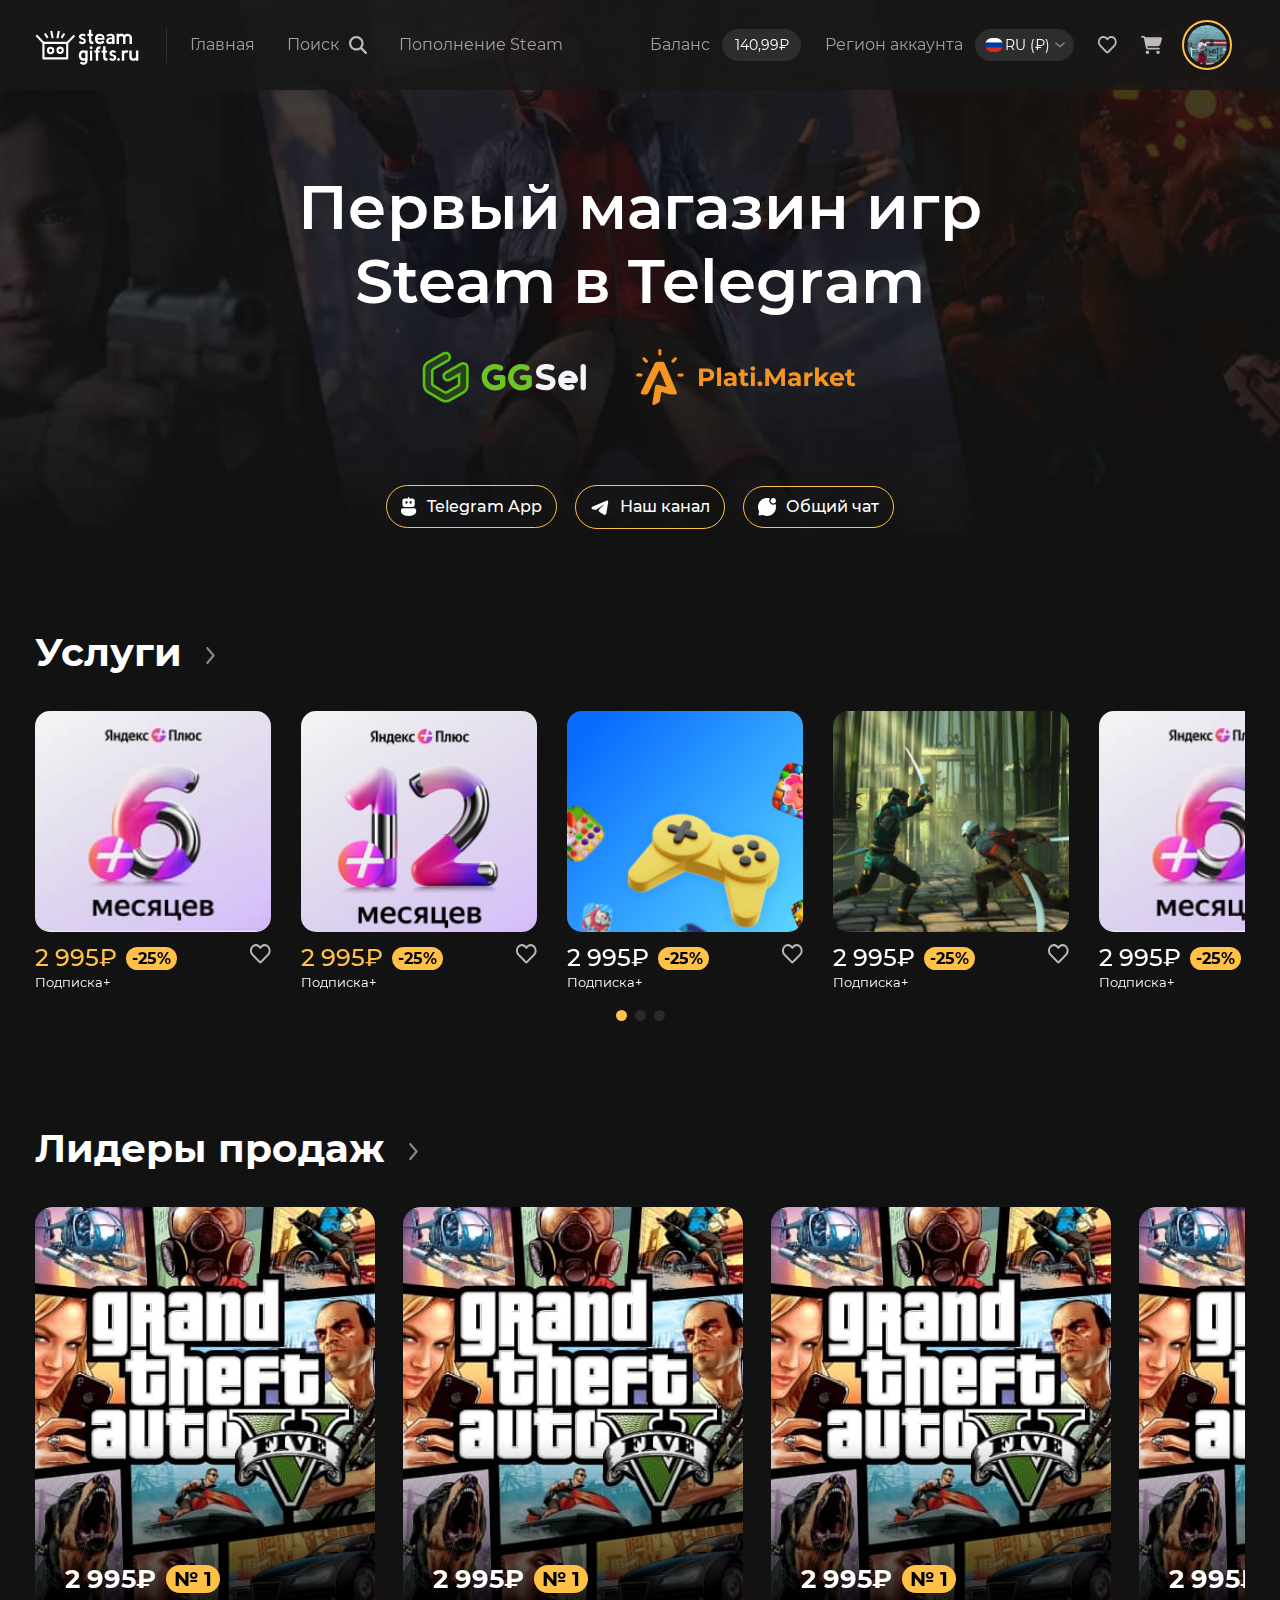
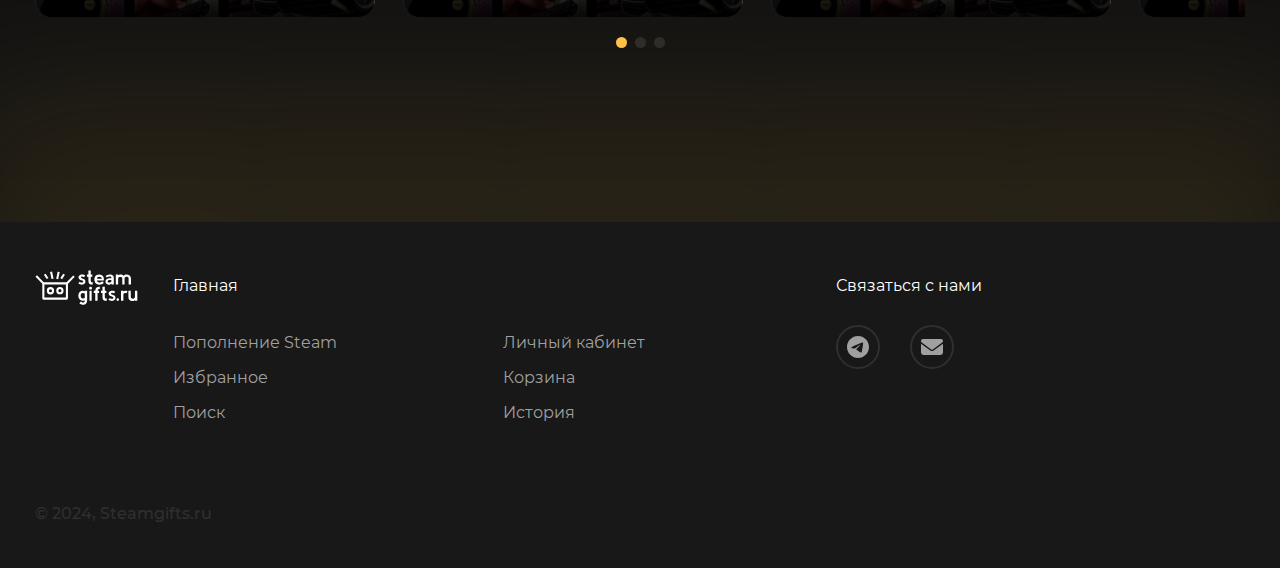
<file: index.html>
<!DOCTYPE html>
<html lang="ru">

<head>
	<meta charset="UTF-8">
	<meta name="viewport" content="width=device-width, initial-scale=1.0">
	<meta name="robots" content="noindex, nofollow">
	<title>STEAMGIFTS - Первый магазин игр Steam в Telegram</title>
	<meta name="theme-color" content="#FFC148">
	<link type="image/svg" rel="shortcut icon" href="./favicon.svg">
	<link rel="stylesheet" href="./css/style.css">
</head>

<body>
	<main class="hero">
		<header class="header">
			<div class="container fx-ac">
				<a href="./index.html" class="logo"><img src="img/logo.svg" alt="i"></a>
				<nav class="fx-ac nav">
					<a href="./index.html" class="nav__link">Главная</a>
					<a href="./search.html" class="nav__link fx-ac fill"> Поиск
						<img class="nav__link--img" src="img/search.svg" alt="i">
					</a>
					<a href="./refill.html" class="nav__link">Пополнение Steam</a>

					<div class="nav-right fx-ac">
						<span class="nav__link fx-ac"> Баланс
							<span class="tag">140,99₽</span>
						</span>
						<span class="nav__link fx-ac"> Регион аккаунта
							<span class="ddown">
								<span class="tag ddown_btn">
									<img src="img/ru.jpg" class="tag-img" alt="i"> RU (₽)
								</span>
								<span class="ddown-content">
									<label id="val_1" class="tag ddown_item">
										<img src="img/ru.jpg" class="tag-img" alt="i"> RU (₽)
										<input type="radio" name="region" value="RU (₽)" id="val_1">
									</label>
									<label id="val_2" class="tag ddown_item">
										<img src="img/kz.jpg" class="tag-img" alt="i">KZ (₸)
										<input type="radio" name="region" value="KZ (₸)" id="val_2">
									</label>
									<label id="val_3" class="tag ddown_item">
										<img src="img/kz.jpg" class="tag-img" alt="i">CIS ($)
										<input type="radio" name="region" value="CIS ($)" id="val_3">
									</label>
								</span>
							</span>
						</span>
					</div>
				</nav>
				<nav class="nav-sec fx-ac">
					<a href="./whishlist.html" class="nav__ic"><img src="img/fav.svg" alt="i"></a>
					<a href="./cart.html" class="nav__ic"><img src="img/cart.svg" alt="i"></a>
					<div class="user">
						<button class="user__avatar"><img src="img/user.png" alt="i"></button>
						<div class="user-menu fx-col">
							<span class="user__name">steamgifts</span>
							<span class="user__id">@steamgiftsru</span>
							<a href="./lk.html" class="user__btn fill fx-ac">
								<img src="img/lk.svg" alt="i">
								<span>Личный кабинет</span>
							</a>
							<a href="#" class="user__link c-red">Выйти</a>
						</div>
					</div>
					<button class="btn__menu"><span></span></button>
				</nav>
			</div>
		</header>

		<div class="container fx-col fx-ac">
			<div class="hero-content fx-col fx-ac">
				<h1>Первый магазин игр Steam в Telegram</h1>
				<div class="fx-ac fx-w hero-brends">
					<a href="#"><img class="filter-none" src="img/ggsell.svg" alt="i"></a>
					<a href="#"><img class="filter-none" src="img/plati.market.svg" alt="i"></a>
				</div>
			</div>
			<div class="fx-ac fx-jc fx-w hero-links">
				<a href="#" class="btn btn-outline">
					<img src="img/app.svg" alt="i">
					<span>Telegram App</span>
				</a>
				<a href="#" class="btn btn-outline">
					<img src="img/tg.svg" alt="i">
					<span>Наш канал</span>
				</a>
				<a href="#" class="btn btn-outline">
					<img src="img//chat.svg" alt="i">
					<span>Общий чат</span>
				</a>
			</div>
		</div>
		<img src="img/hero__bg.jpg" class="hero__bg" alt="i">

	</main>

	<section class="service">
		<div class="container">
			<h2><a href="#" class="link">Услуги</a></h2>
			<div class="service-slider fx">
				<div class="service-slide">
					<img src="img/serv.jpg" alt="i" class="service__img">
					<button class="btn__fav" title="Добавть в избранное"></button>
					<h3 class="service__price c-prime fx-ac">
						<span>2 995₽</span>
						<span class="badge">-25%</span>
					</h3>
					<p class="service__text">Подписка+</p>
					<a href="./card_2.html" class="service__link"></a>
				</div>
				<div class="service-slide">
					<img src="img/serv-2.jpg" alt="i" class="service__img">
					<button class="btn__fav" title="Добавть в избранное"></button>
					<h3 class="service__price c-prime fx-ac">
						<span>2 995₽</span>
						<span class="badge">-25%</span>
					</h3>
					<p class="service__text">Подписка+</p>
					<a href="./card_2.html" class="service__link"></a>
				</div>
				<div class="service-slide">
					<img src="img/serv-3.jpg" alt="i" class="service__img">
					<button class="btn__fav" title="Добавть в избранное"></button>
					<h3 class="service__price fx-ac">
						<span>2 995₽</span>
						<span class="badge">-25%</span>
					</h3>
					<p class="service__text">Подписка+</p>
					<a href="./card_2.html" class="service__link"></a>
				</div>
				<div class="service-slide">
					<img src="img/serv-4.jpg" alt="i" class="service__img">
					<button class="btn__fav" title="Добавть в избранное"></button>
					<h3 class="service__price fx-ac">
						<span>2 995₽</span>
						<span class="badge">-25%</span>
					</h3>
					<p class="service__text">Подписка+</p>
					<a href="./card_2.html" class="service__link"></a>
				</div>
				<div class="service-slide">
					<img src="img/serv.jpg" alt="i" class="service__img">
					<button class="btn__fav" title="Добавть в избранное"></button>
					<h3 class="service__price fx-ac">
						<span>2 995₽</span>
						<span class="badge">-25%</span>
					</h3>
					<p class="service__text">Подписка+</p>
					<a href="./card_2.html" class="service__link"></a>
				</div>
				<div class="service-slide">
					<img src="img/serv-3.jpg" alt="i" class="service__img">
					<button class="btn__fav" title="Добавть в избранное"></button>
					<h3 class="service__price fx-ac">
						<span>2 995₽</span>
						<span class="badge">-25%</span>
					</h3>
					<p class="service__text">Подписка+</p>
					<a href="./card_2.html" class="service__link"></a>
				</div>
			</div>
		</div>
	</section>

	<section class="items">
		<div class="container">
			<h2><a href="#" class="link">Лидеры продаж</a></h2>
			<div class="items-slider fx">
				<a href="./card_2.html" class="item fx-col fx-je">
					<img src="img/gta.jpg" alt="i" class="item__img">
					<h3 class="item__price fx-ac">
						<span>2 995₽</span>
						<span class="badge">№ 1</span>
					</h3>
				</a>
				<a href="./card_2.html" class="item fx-col fx-je">
					<img src="img/gta.jpg" alt="i" class="item__img">
					<h3 class="item__price fx-ac">
						<span>2 995₽</span>
						<span class="badge">№ 1</span>
					</h3>
				</a>
				<a href="./card_2.html" class="item fx-col fx-je">
					<img src="img/gta.jpg" alt="i" class="item__img">
					<h3 class="item__price fx-ac">
						<span>2 995₽</span>
						<span class="badge">№ 1</span>
					</h3>
				</a>
				<a href="./card_2.html" class="item fx-col fx-je">
					<img src="img/gta.jpg" alt="i" class="item__img">
					<h3 class="item__price fx-ac">
						<span>2 995₽</span>
						<span class="badge">№ 1</span>
					</h3>
				</a>
				<a href="./card_2.html" class="item fx-col fx-je">
					<img src="img/gta.jpg" alt="i" class="item__img">
					<h3 class="item__price fx-ac">
						<span>2 995₽</span>
						<span class="badge">№ 1</span>
					</h3>
				</a>
			</div>
		</div>
	</section>

	<footer class="footer">
		<div class="container fx-w fx-as">
			<div class="col">
				<a class="logo" href="./index.html"><img src="img/logo.svg" alt="i"></a>
			</div>

			<nav class="col">
				<a href="./index.html" class="footer__heading">Главная</a>
				<div class="fx-w fx-as footer-list">
					<a href="./refill.html" class="footer__link">Пополнение Steam</a>
					<a href="./lk.html" class="footer__link">Личный кабинет</a>
					<a href="./whishlist.html" class="footer__link">Избранное</a>
					<a href="cart.html" class="footer__link">Корзина</a>
					<a href="./search.html" class="footer__link">Поиск</a>
					<a href="./history.html" class="footer__link">История</a>
				</div>
			</nav>

			<nav class="col">
				<span class="footer__heading">Связаться с нами</span>
				<div class="fx-w fx-as footer-list">
					<a href="#" class="footer__ic"><img src="img/tg-round-gray.svg" loading="lazy" alt="i"></a>
					<a href="#" class="footer__ic"><img src="img/email-gray.svg" loading="lazy" alt="i"></a>
				</div>
			</nav>

			<div class="footer-bottom">
				<p>© 2024, Steamgifts.ru</p>
			</div>
		</div>
	</footer>


	<script src="./js/jquery.min.js"></script>
	<script src="./js/slick.min.js"></script>
	<script src="./js/scripts.js"></script>
</body>

</html>
</file>
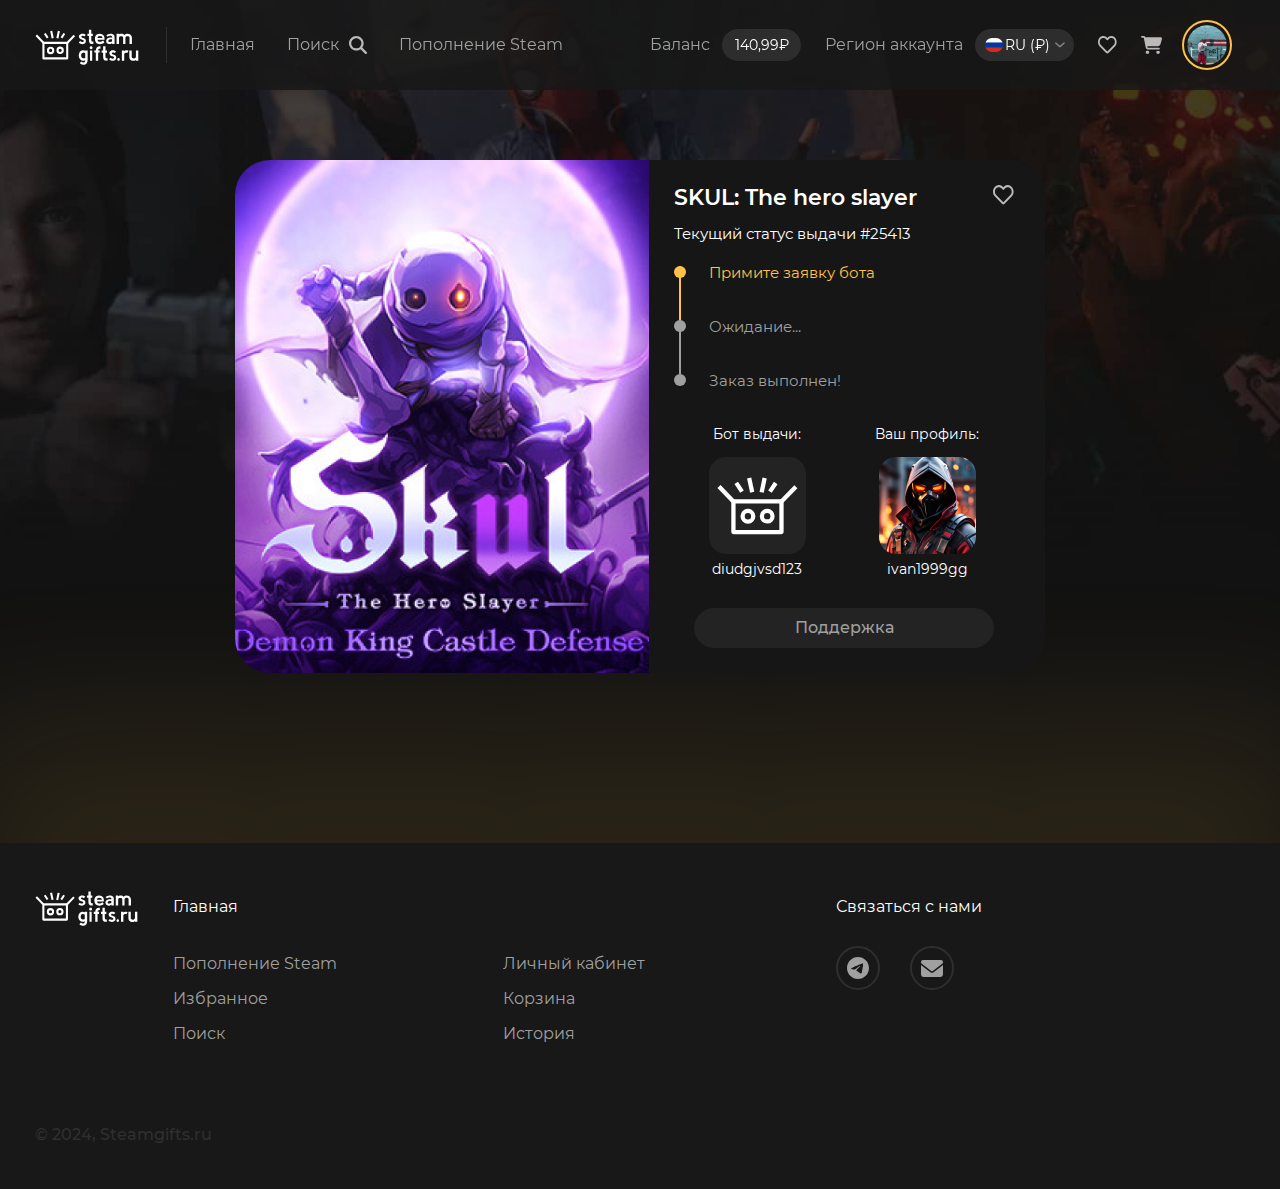
<file: card.html>
<!DOCTYPE html>
<html lang="ru">

<head>
	<meta charset="UTF-8">
	<meta name="viewport" content="width=device-width, initial-scale=1.0">
	<meta name="robots" content="noindex, nofollow">
	<title>STEAMGIFTS - Первый магазин игр Steam в Telegram</title>
	<meta name="theme-color" content="#FFC148">
	<link type="image/svg" rel="shortcut icon" href="./favicon.svg">
	<link rel="stylesheet" href="./css/style.css">
</head>

<body>
	<main class="hero">
		<header class="header">
			<div class="container fx-ac">
				<a href="./index.html" class="logo"><img src="img/logo.svg" alt="i"></a>
				<nav class="fx-ac nav">
					<a href="./index.html" class="nav__link">Главная</a>
					<a href="./search.html" class="nav__link fx-ac fill"> Поиск
						<img class="nav__link--img" src="img/search.svg" alt="i">
					</a>
					<a href="./refill.html" class="nav__link">Пополнение Steam</a>

					<div class="nav-right fx-ac">
						<span class="nav__link fx-ac"> Баланс
						<span class="tag">140,99₽</span>
					</span>
						<span class="nav__link fx-ac"> Регион аккаунта
							<span class="ddown">
								<span class="tag ddown_btn">
									<img src="img/ru.jpg" class="tag-img" alt="i"> RU (₽)
								</span>
								<span class="ddown-content">
									<label id="val_1" class="tag ddown_item">
										<img src="img/ru.jpg" class="tag-img" alt="i"> RU (₽)
										<input type="radio" name="region" value="RU (₽)" id="val_1">
									</label>
									<label id="val_2" class="tag ddown_item">
										<img src="img/kz.jpg" class="tag-img" alt="i">KZ (₸)
										<input type="radio" name="region" value="KZ (₸)" id="val_2">
									</label>
									<label id="val_3" class="tag ddown_item">
										<img src="img/kz.jpg" class="tag-img" alt="i">CIS ($)
										<input type="radio" name="region" value="CIS ($)" id="val_3">
									</label>
								</span>
							</span>
						</span>
					</div>
				</nav>
				<nav class="nav-sec fx-ac">
					<a href="./whishlist.html" class="nav__ic"><img src="img/fav.svg" alt="i"></a>
					<a href="./cart.html" class="nav__ic"><img src="img/cart.svg" alt="i"></a>
					<div class="user">
						<button class="user__avatar"><img src="img/user.png" alt="i"></button>
						<div class="user-menu fx-col">
							<span class="user__name">steamgifts</span>
							<span class="user__id">@steamgiftsru</span>
							<a href="./lk.html" class="user__btn fill fx-ac">
								<img src="img/lk.svg" alt="i">
								<span>Личный кабинет</span>
							</a>
							<a href="#" class="user__link c-red">Выйти</a>
						</div>
					</div>
					<button class="btn__menu"><span></span></button>
				</nav>
			</div>
		</header>

		<div class="card fx">
			<div class="card-img"><img src="img/skull.jpg" alt="i"></div>
			<div class="card-title">
				<button class="btn__fav" title="Добавть в избранное"></button>
				<h2 class="card__heading">SKUL: The hero slayer</h2>

				<p class="lk__subtext">Текущий статус выдачи #25413</p>
				<ul class="status">
					<li class="active">Примите заявку бота</li>
					<li>Ожидание...</li>
					<li>Заказ выполнен!</li>
				</ul>

				<div class="fx-ac fx-jb">
					<div class="card-item">
						<span class="card-item__text">Бот выдачи:</span>
						<img src="img/bot-img.svg" alt="i">
						<span class="card-item__text">diudgjvsd123</span>
					</div>
					<div class="card-item">
						<span class="card-item__text">Ваш профиль:</span>
						<img src="img/prof.jpg" alt="i">
						<span class="card-item__text">ivan1999gg</span>
					</div>
				</div>
				<a href="#" class="btn fx-jc lk__submit disabled">Поддержка</a>
			</div>
		</div>

		<img src="img/hero__bg.jpg" class="hero__bg" alt="i">
	</main>

	<footer class="footer">
		<div class="container fx-w fx-as">
			<div class="col">
				<a class="logo" href="./index.html"><img src="img/logo.svg" alt="i"></a>
			</div>

			<nav class="col">
				<a href="./index.html" class="footer__heading">Главная</a>
				<div class="fx-w fx-as footer-list">
					<a href="./refill.html" class="footer__link">Пополнение Steam</a>
					<a href="./lk.html" class="footer__link">Личный кабинет</a>
					<a href="./whishlist.html" class="footer__link">Избранное</a>
					<a href="cart.html" class="footer__link">Корзина</a>
					<a href="./search.html" class="footer__link">Поиск</a>
					<a href="./history.html" class="footer__link">История</a>
				</div>
			</nav>

			<nav class="col">
				<span class="footer__heading">Связаться с нами</span>
				<div class="fx-w fx-as footer-list">
					<a href="#" class="footer__ic"><img src="img/tg-round-gray.svg" loading="lazy" alt="i"></a>
					<a href="#" class="footer__ic"><img src="img/email-gray.svg" loading="lazy" alt="i"></a>
				</div>
			</nav>

			<div class="footer-bottom">
				<p>© 2024, Steamgifts.ru</p>
			</div>
		</div>
	</footer>

	<script src="./js/jquery.min.js"></script>
	<script src="./js/slick.min.js"></script>
	<script src="./js/scripts.js"></script>
</body>

</html>
</file>
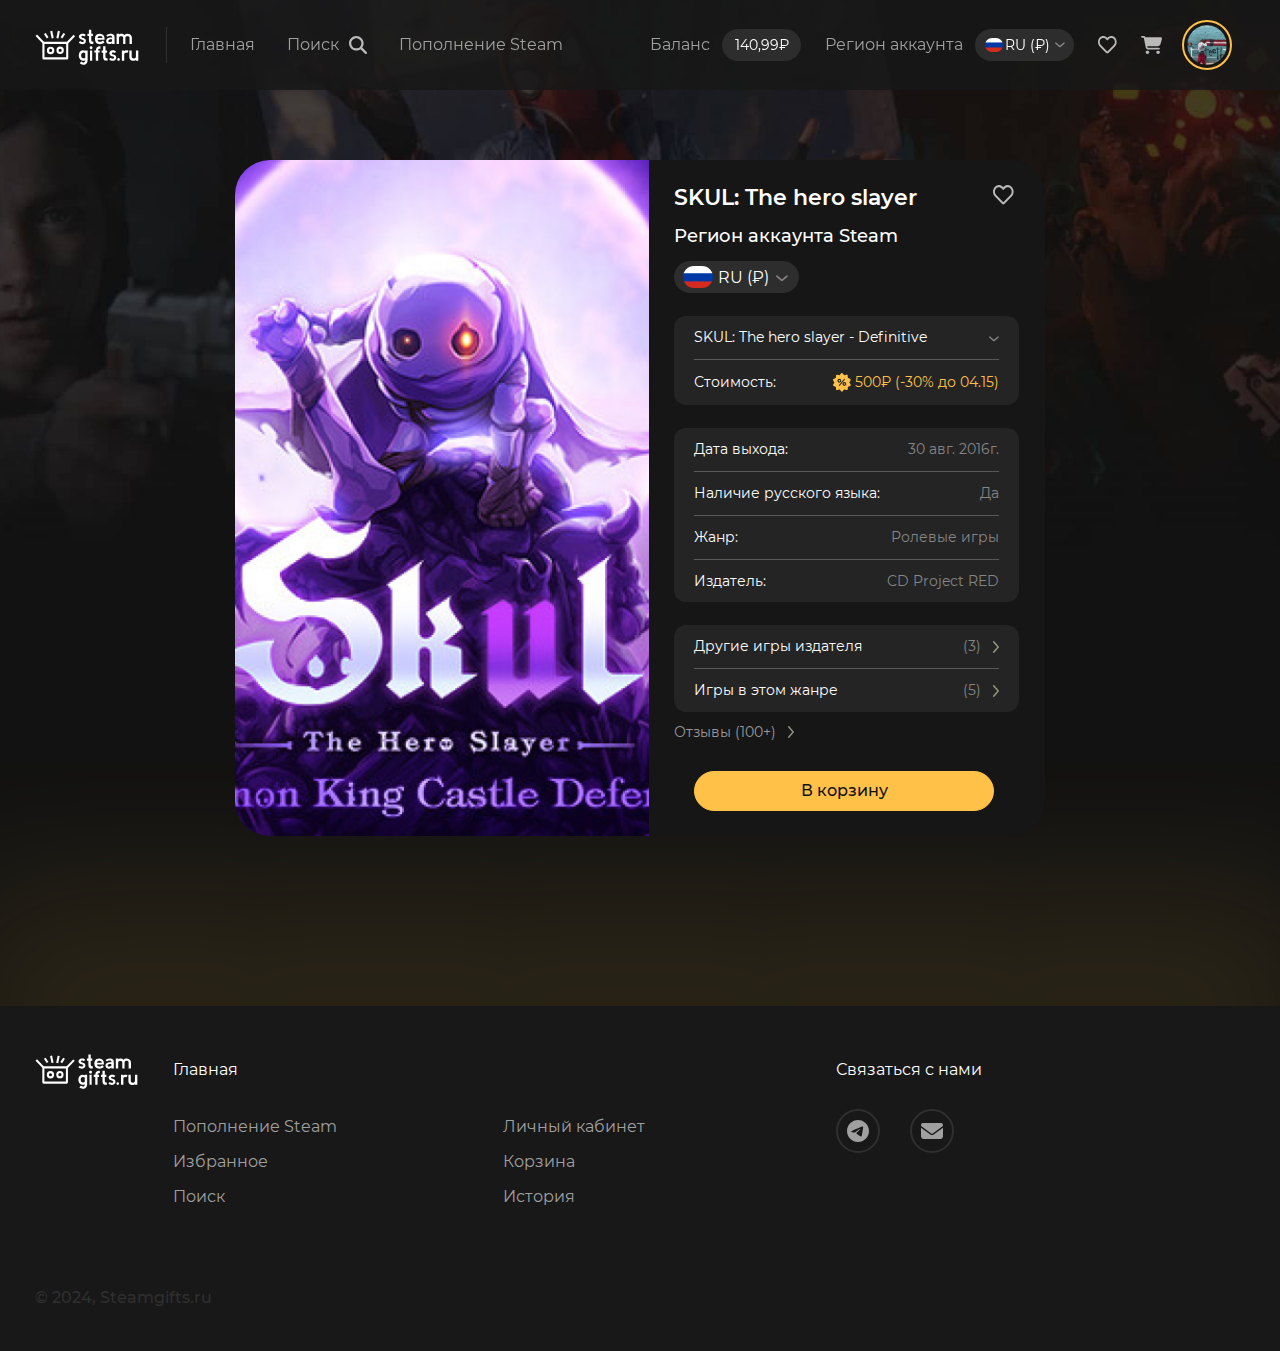
<file: card_2.html>
<!DOCTYPE html>
<html lang="ru">

<head>
	<meta charset="UTF-8">
	<meta name="viewport" content="width=device-width, initial-scale=1.0">
	<meta name="robots" content="noindex, nofollow">
	<title>STEAMGIFTS - Первый магазин игр Steam в Telegram</title>
	<meta name="theme-color" content="#FFC148">
	<link type="image/svg" rel="shortcut icon" href="./favicon.svg">
	<link rel="stylesheet" href="./css/style.css">
</head>

<body>
	<main class="hero">
		<header class="header">
			<div class="container fx-ac">
				<a href="./index.html" class="logo"><img src="img/logo.svg" alt="i"></a>
				<nav class="fx-ac nav">
					<a href="./index.html" class="nav__link">Главная</a>
					<a href="./search.html" class="nav__link fx-ac fill"> Поиск
						<img class="nav__link--img" src="img/search.svg" alt="i">
					</a>
					<a href="./refill.html" class="nav__link">Пополнение Steam</a>

					<div class="nav-right fx-ac">
						<span class="nav__link fx-ac"> Баланс
							<span class="tag">140,99₽</span>
						</span>
						<span class="nav__link fx-ac"> Регион аккаунта
							<span class="ddown">
								<span class="tag ddown_btn">
									<img src="img/ru.jpg" class="tag-img" alt="i"> RU (₽)
								</span>
								<span class="ddown-content">
									<label id="val_1" class="tag ddown_item">
										<img src="img/ru.jpg" class="tag-img" alt="i"> RU (₽)
										<input type="radio" name="region" value="RU (₽)" id="val_1">
									</label>
									<label id="val_2" class="tag ddown_item">
										<img src="img/kz.jpg" class="tag-img" alt="i">KZ (₸)
										<input type="radio" name="region" value="KZ (₸)" id="val_2">
									</label>
									<label id="val_3" class="tag ddown_item">
										<img src="img/kz.jpg" class="tag-img" alt="i">CIS ($)
										<input type="radio" name="region" value="CIS ($)" id="val_3">
									</label>
								</span>
							</span>
						</span>
					</div>
				</nav>
				<nav class="nav-sec fx-ac">
					<a href="./whishlist.html" class="nav__ic"><img src="img/fav.svg" alt="i"></a>
					<a href="./cart.html" class="nav__ic"><img src="img/cart.svg" alt="i"></a>
					<div class="user">
						<button class="user__avatar"><img src="img/user.png" alt="i"></button>
						<div class="user-menu fx-col">
							<span class="user__name">steamgifts</span>
							<span class="user__id">@steamgiftsru</span>
							<a href="./lk.html" class="user__btn fill fx-ac">
								<img src="img/lk.svg" alt="i">
								<span>Личный кабинет</span>
							</a>
							<a href="#" class="user__link c-red">Выйти</a>
						</div>
					</div>
					<button class="btn__menu"><span></span></button>
				</nav>
			</div>
		</header>

		<div class="card fx">
			<div class="card-img"><img src="img/skull.jpg" alt="i"></div>
			<div class="card-title">
				<button class="btn__fav" title="Добавть в избранное"></button>
				<h2 class="card__heading">SKUL: The hero slayer</h2>

				<div class="card-fixed">
					<h3 class="lk__headline">Регион аккаунта Steam</h3>
					<div class="ddown --lg">
						<span class="tag ddown_btn">
							<img src="img/ru.jpg" class="tag-img" alt="i"> RU (₽)
						</span>
						<span class="ddown-content">
							<label id="val_1" class="tag ddown_item">
								<img src="img/ru.jpg" class="tag-img" alt="i"> RU (₽)
								<input type="radio" name="region" value="RU (₽)" id="val_1">
							</label>
							<label id="val_2" class="tag ddown_item">
								<img src="img/kz.jpg" class="tag-img" alt="i">KZ (₸)
								<input type="radio" name="region" value="KZ (₸)" id="val_2">
							</label>
							<label id="val_3" class="tag ddown_item">
								<img src="img/kz.jpg" class="tag-img" alt="i">CIS ($)
								<input type="radio" name="region" value="CIS ($)" id="val_3">
							</label>
						</span>
					</div>

					<ul class="lk-list w-100">
						<li class="fx-w">
							<button class="dropdown-btn">SKUL: The hero slayer - Definitive</button>
							<ul class="lk-list dropdown-content">
								<li>
									<span>SKUL: The hero slayer - Definit</span>
									<span class="c-prime">20000₽</span>
								</li>
								<li>
									<span>SKUL: The hero slayer - Ultima</span>
									<span class="c-prime">990₽</span>
								</li>
								<li>
									<span>DLC “Superheroslayer”</span>
									<span class="c-prime fx-ac">
										<img src="img/sale.svg" alt="i"> 1200₽
									</span>
								</li>
								<li>
									<span>DLC “Monkey”</span>
									<span class="c-prime fx-ac">
										<img src="img/sale.svg" alt="i"> 2599₽
									</span>
								</li>
								<li>
									<span>DLC “Season Pass”</span>
									<span class="c-prime"> 4095₽</span>
								</li>
								<li>
									<span>SKUL: The hero slayer - Definit</span>
									<span class="c-prime">20000₽</span>
								</li>
								<li>
									<span>SKUL: The hero slayer - Ultima</span>
									<span class="c-prime">990₽</span>
								</li>
								<li>
									<span>DLC “Superheroslayer”</span>
									<span class="c-prime fx-ac">
										<img src="img/sale.svg" alt="i"> 1200₽
									</span>
								</li>
								<li>
									<span>DLC “Monkey”</span>
									<span class="c-prime fx-ac">
										<img src="img/sale.svg" alt="i"> 2599₽
									</span>
								</li>
								<li>
									<span>DLC “Season Pass”</span>
									<span class="c-prime"> 4095₽</span>
								</li>
							</ul>
						</li>
						<li>
							<span>Стоимость:</span>
							<span class="c-prime fx-ac">
								<img src="img/sale.svg" alt="i"> 500₽ (-30% до 04.15)
							</span>
						</li>
					</ul>

					<ul class="lk-list w-100">
						<li>
							<span>Дата выхода:</span>
							<span class="c-gray">30 авг. 2016г.</span>
						</li>
						<li>
							<span>Наличие русского языка:</span>
							<span class="c-gray">Да</span>
						</li>
						<li>
							<span>Жанр:</span>
							<span class="c-gray">Ролевые игры</span>
						</li>
						<li>
							<span>Издатель:</span>
							<span class="c-gray">CD Project RED</span>
						</li>
					</ul>

					<ul class="lk-list w-100">
						<li>
							<span>Другие игры издателя</span>
							<a href="#" class="c-gray link">(3)</a>
						</li>
						<li>
							<span>Игры в этом жанре</span>
							<a href="#" class="c-gray link">(5)</a>
						</li>
					</ul>
					<a href="#" class="dinp__text link">Отзывы (100+)</a>
				</div>

				<a href="#" class="btn fx-jc lk__submit">В корзину</a>
			</div>
		</div>

		<img src="img/hero__bg.jpg" class="hero__bg" alt="i">

	</main>

	<footer class="footer">
		<div class="container fx-w fx-as">
			<div class="col">
				<a class="logo" href="./index.html"><img src="img/logo.svg" alt="i"></a>
			</div>

			<nav class="col">
				<a href="./index.html" class="footer__heading">Главная</a>
				<div class="fx-w fx-as footer-list">
					<a href="./refill.html" class="footer__link">Пополнение Steam</a>
					<a href="./lk.html" class="footer__link">Личный кабинет</a>
					<a href="./whishlist.html" class="footer__link">Избранное</a>
					<a href="cart.html" class="footer__link">Корзина</a>
					<a href="./search.html" class="footer__link">Поиск</a>
					<a href="./history.html" class="footer__link">История</a>
				</div>
			</nav>

			<nav class="col">
				<span class="footer__heading">Связаться с нами</span>
				<div class="fx-w fx-as footer-list">
					<a href="#" class="footer__ic"><img src="img/tg-round-gray.svg" loading="lazy" alt="i"></a>
					<a href="#" class="footer__ic"><img src="img/email-gray.svg" loading="lazy" alt="i"></a>
				</div>
			</nav>

			<div class="footer-bottom">
				<p>© 2024, Steamgifts.ru</p>
			</div>
		</div>
	</footer>


	<script src="./js/jquery.min.js"></script>
	<script src="./js/slick.min.js"></script>
	<script src="./js/scripts.js"></script>
</body>

</html>
</file>
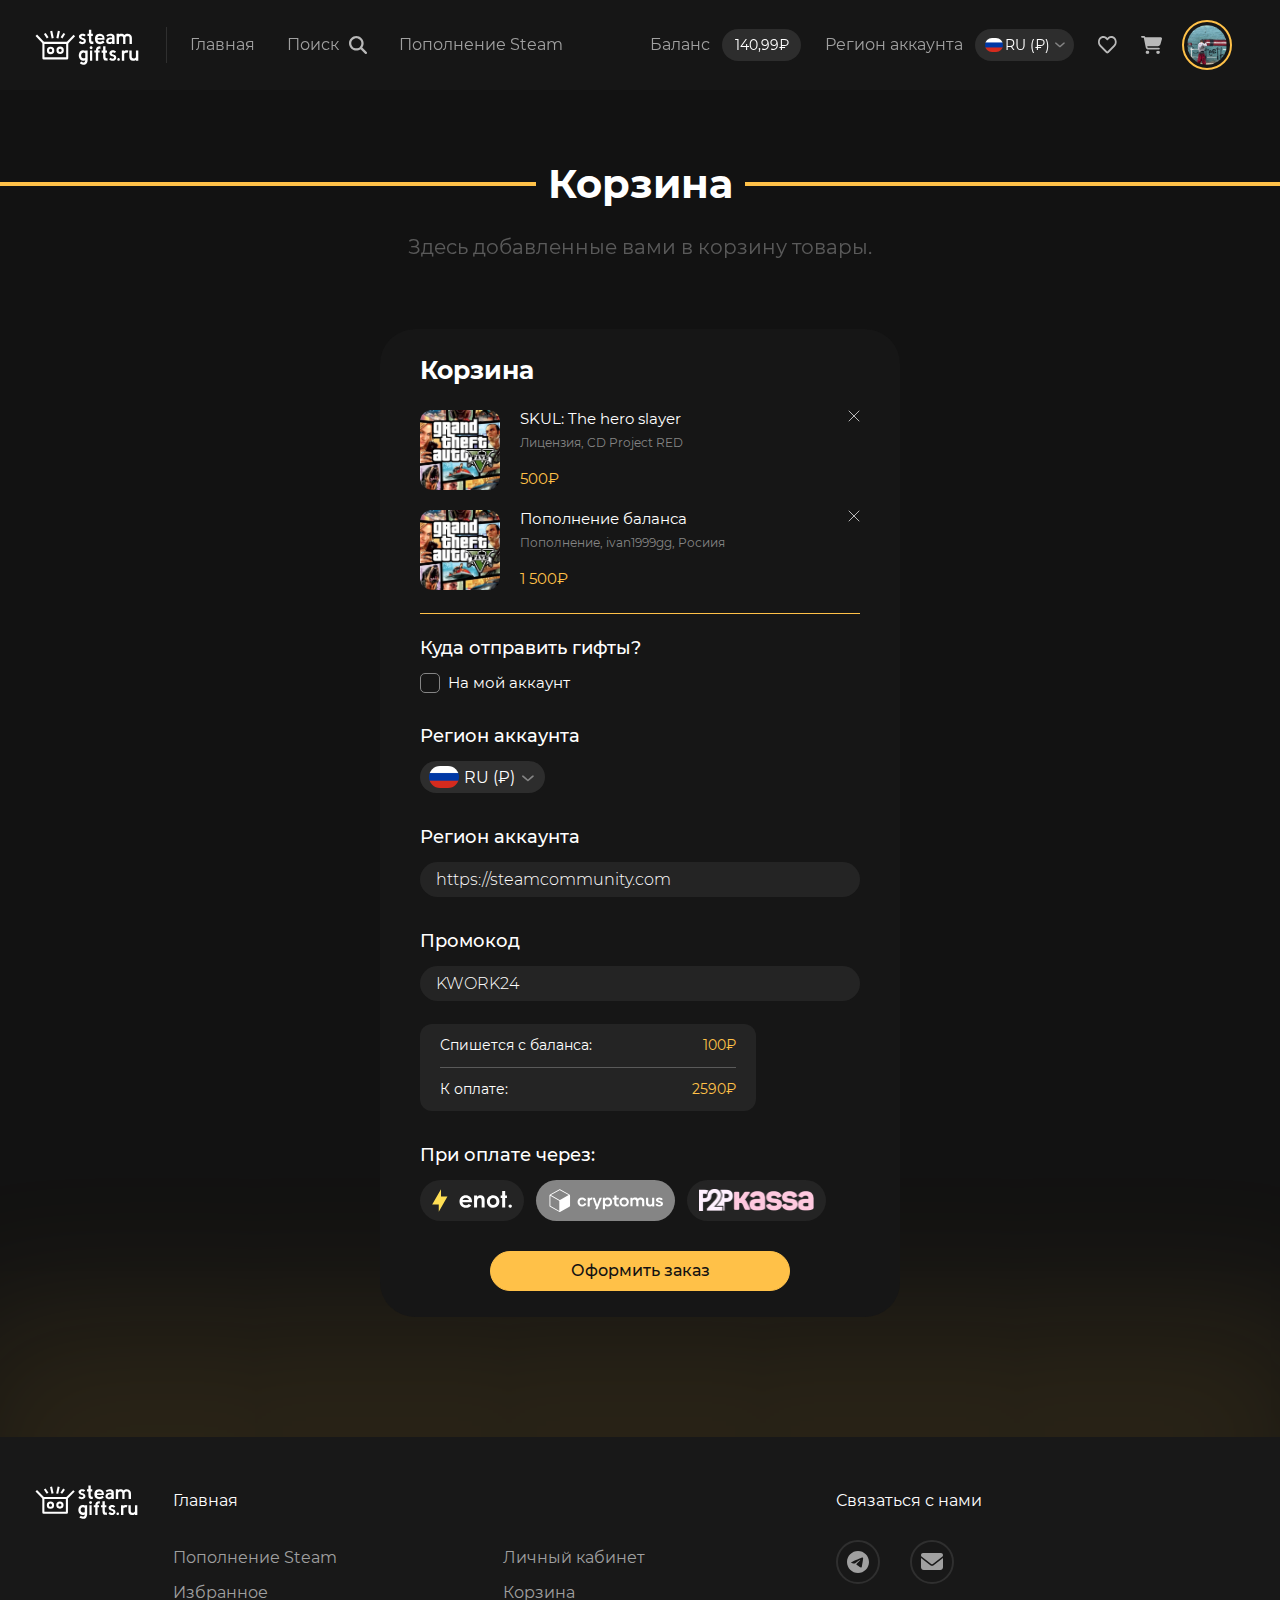
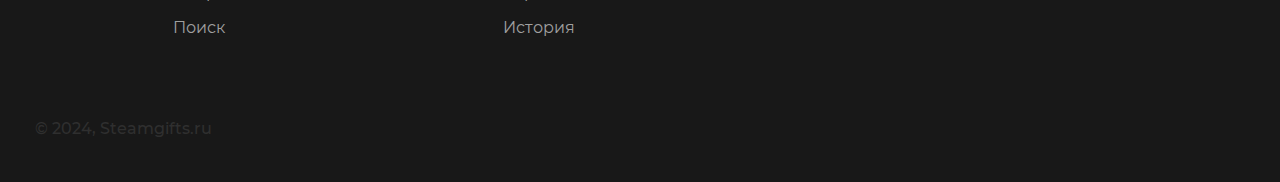
<file: cart.html>
<!DOCTYPE html>
<html lang="ru">

<head>
	<meta charset="UTF-8">
	<meta name="viewport" content="width=device-width, initial-scale=1.0">
	<meta name="robots" content="noindex, nofollow">
	<title>STEAMGIFTS - Первый магазин игр Steam в Telegram</title>
	<meta name="theme-color" content="#FFC148">
	<link type="image/svg" rel="shortcut icon" href="./favicon.svg">
	<link rel="stylesheet" href="./css/style.css">
</head>

<body>
	<header class="header">
		<div class="container fx-ac">
			<a href="./index.html" class="logo"><img src="img/logo.svg" alt="i"></a>
			<nav class="fx-ac nav">
				<a href="./index.html" class="nav__link">Главная</a>
				<a href="./search.html" class="nav__link fx-ac fill"> Поиск
					<img class="nav__link--img" src="img/search.svg" alt="i">
				</a>
				<a href="./refill.html" class="nav__link">Пополнение Steam</a>

				<div class="nav-right fx-ac">
					<span class="nav__link fx-ac"> Баланс
						<span class="tag">140,99₽</span>
					</span>
					<span class="nav__link fx-ac"> Регион аккаунта
						<span class="ddown">
							<span class="tag ddown_btn">
								<img src="img/ru.jpg" class="tag-img" alt="i"> RU (₽)
							</span>
							<span class="ddown-content">
								<label id="val_1" class="tag ddown_item">
									<img src="img/ru.jpg" class="tag-img" alt="i"> RU (₽)
									<input type="radio" name="region" value="RU (₽)" id="val_1">
								</label>
								<label id="val_2" class="tag ddown_item">
									<img src="img/kz.jpg" class="tag-img" alt="i">KZ (₸)
									<input type="radio" name="region" value="KZ (₸)" id="val_2">
								</label>
								<label id="val_3" class="tag ddown_item">
									<img src="img/kz.jpg" class="tag-img" alt="i">CIS ($)
									<input type="radio" name="region" value="CIS ($)" id="val_3">
								</label>
							</span>
						</span>
					</span>
				</div>
			</nav>
			<nav class="nav-sec fx-ac">
				<a href="./whishlist.html" class="nav__ic"><img src="img/fav.svg" alt="i"></a>
				<a href="./cart.html" class="nav__ic"><img src="img/cart.svg" alt="i"></a>
				<div class="user">
					<button class="user__avatar"><img src="img/user.png" alt="i"></button>
					<div class="user-menu fx-col">
						<span class="user__name">steamgifts</span>
						<span class="user__id">@steamgiftsru</span>
						<a href="./lk.html" class="user__btn fill fx-ac">
							<img src="img/lk.svg" alt="i">
							<span>Личный кабинет</span>
						</a>
						<a href="#" class="user__link c-red">Выйти</a>
					</div>
				</div>
				<button class="btn__menu"><span></span></button>
			</nav>
		</div>
	</header>

	<main class="main lk fx-col">
		<div class="lk-title">
			<h1 class="lk__heading">
				<span>Корзина</span>
			</h1>
			<p class="lk__textline">Здесь добавленные вами в корзину товары.</p>
		</div>

		<div class="lk-container container fx-as fx-jc">
			<div class="lk-content">
				<h2 class="lk__subheading">Корзина</h2>
				<div class="lk-item fx-as">
					<img src="img/gta.jpg" alt="i" class="lk-item__img">
					<div class="lk-item-title">
						<button class="lk-item__btn fill"><img src="img/close.svg" alt="i"></button>
						<h3 class="lk-item__heading">SKUL: The hero slayer</h3>
						<p class="lk-item__text">Лицензия, CD Project RED</p>
						<p class="lk-item__heading fx-jb c-prime">500₽</p>
					</div>
				</div>
				<div class="lk-item fx-as">
					<img src="img/gta.jpg" alt="i" class="lk-item__img">
					<div class="lk-item-title">
						<button class="lk-item__btn fill"><img src="img/close.svg" alt="i"></button>
						<h3 class="lk-item__heading">Пополнение баланса</h3>
						<p class="lk-item__text">Пополнение, ivan1999gg, Росиия</p>
						<p class="lk-item__heading fx-jb c-prime">1 500₽</p>
					</div>
				</div>
				<hr>
				<h3 class="lk__headline">Куда отправить гифты?</h3>
				<div class="checkbox">
					<input type="checkbox" required name="acc" id="acc">
					<label for="acc">На мой аккаунт</label>
				</div>

				<h3 class="lk__headline">Регион аккаунта</h3>
				<div class="ddown --lg">
					<span class="tag ddown_btn">
						<img src="img/ru.jpg" class="tag-img" alt="i"> RU (₽)
					</span>
					<span class="ddown-content">
						<label id="val_1" class="tag ddown_item">
							<img src="img/ru.jpg" class="tag-img" alt="i"> RU (₽)
							<input type="radio" name="region" value="RU (₽)" id="val_1">
						</label>
						<label id="val_2" class="tag ddown_item">
							<img src="img/kz.jpg" class="tag-img" alt="i">KZ (₸)
							<input type="radio" name="region" value="KZ (₸)" id="val_2">
						</label>
						<label id="val_3" class="tag ddown_item">
							<img src="img/kz.jpg" class="tag-img" alt="i">CIS ($)
							<input type="radio" name="region" value="CIS ($)" id="val_3">
						</label>
					</span>
				</div>

				<h3 class="lk__headline">Регион аккаунта</h3>
				<input type="text" value="https://steamcommunity.com">

				<h3 class="lk__headline">Промокод</h3>
				<input type="text" value="KWORK24">

				<ul class="lk-list">
					<li>
						<span>Спишется с баланса:</span>
						<span class="c-prime">100₽</span>
					</li>
					<li>
						<span>К оплате:</span>
						<span class="c-prime">2590₽</span>
					</li>
				</ul>

				<h3 class="lk__headline">При оплате через:</h3>
				<div class="fx-ac fx-w radio-wrap">
					<div class="radio">
						<input type="radio" name="payment">
						<label><img src="img/enot.svg" alt="i"></label>
					</div>
					<div class="radio">
						<input type="radio" checked name="payment">
						<label><img src="img/cryptomus.svg" alt="i"></label>
					</div>
					<div class="radio">
						<input type="radio" name="payment">
						<label><img src="img/p2p-kassa.png" alt="i"></label>
					</div>
				</div>

				<button type="submit" class="btn fx-jc lk__submit">Оформить заказ</button>

			</div>
		</div>
	</main>

	<footer class="footer">
		<div class="container fx-w fx-as">
			<div class="col">
				<a class="logo" href="./index.html"><img src="img/logo.svg" alt="i"></a>
			</div>

			<nav class="col">
				<a href="./index.html" class="footer__heading">Главная</a>
				<div class="fx-w fx-as footer-list">
					<a href="./refill.html" class="footer__link">Пополнение Steam</a>
					<a href="./lk.html" class="footer__link">Личный кабинет</a>
					<a href="./whishlist.html" class="footer__link">Избранное</a>
					<a href="cart.html" class="footer__link">Корзина</a>
					<a href="./search.html" class="footer__link">Поиск</a>
					<a href="./history.html" class="footer__link">История</a>
				</div>
			</nav>

			<nav class="col">
				<span class="footer__heading">Связаться с нами</span>
				<div class="fx-w fx-as footer-list">
					<a href="#" class="footer__ic"><img src="img/tg-round-gray.svg" loading="lazy" alt="i"></a>
					<a href="#" class="footer__ic"><img src="img/email-gray.svg" loading="lazy" alt="i"></a>
				</div>
			</nav>

			<div class="footer-bottom">
				<p>© 2024, Steamgifts.ru</p>
			</div>
		</div>
	</footer>

	<script src="./js/jquery.min.js"></script>
	<script src="./js/slick.min.js"></script>
	<script src="./js/scripts.js"></script>
</body>

</html>
</file>
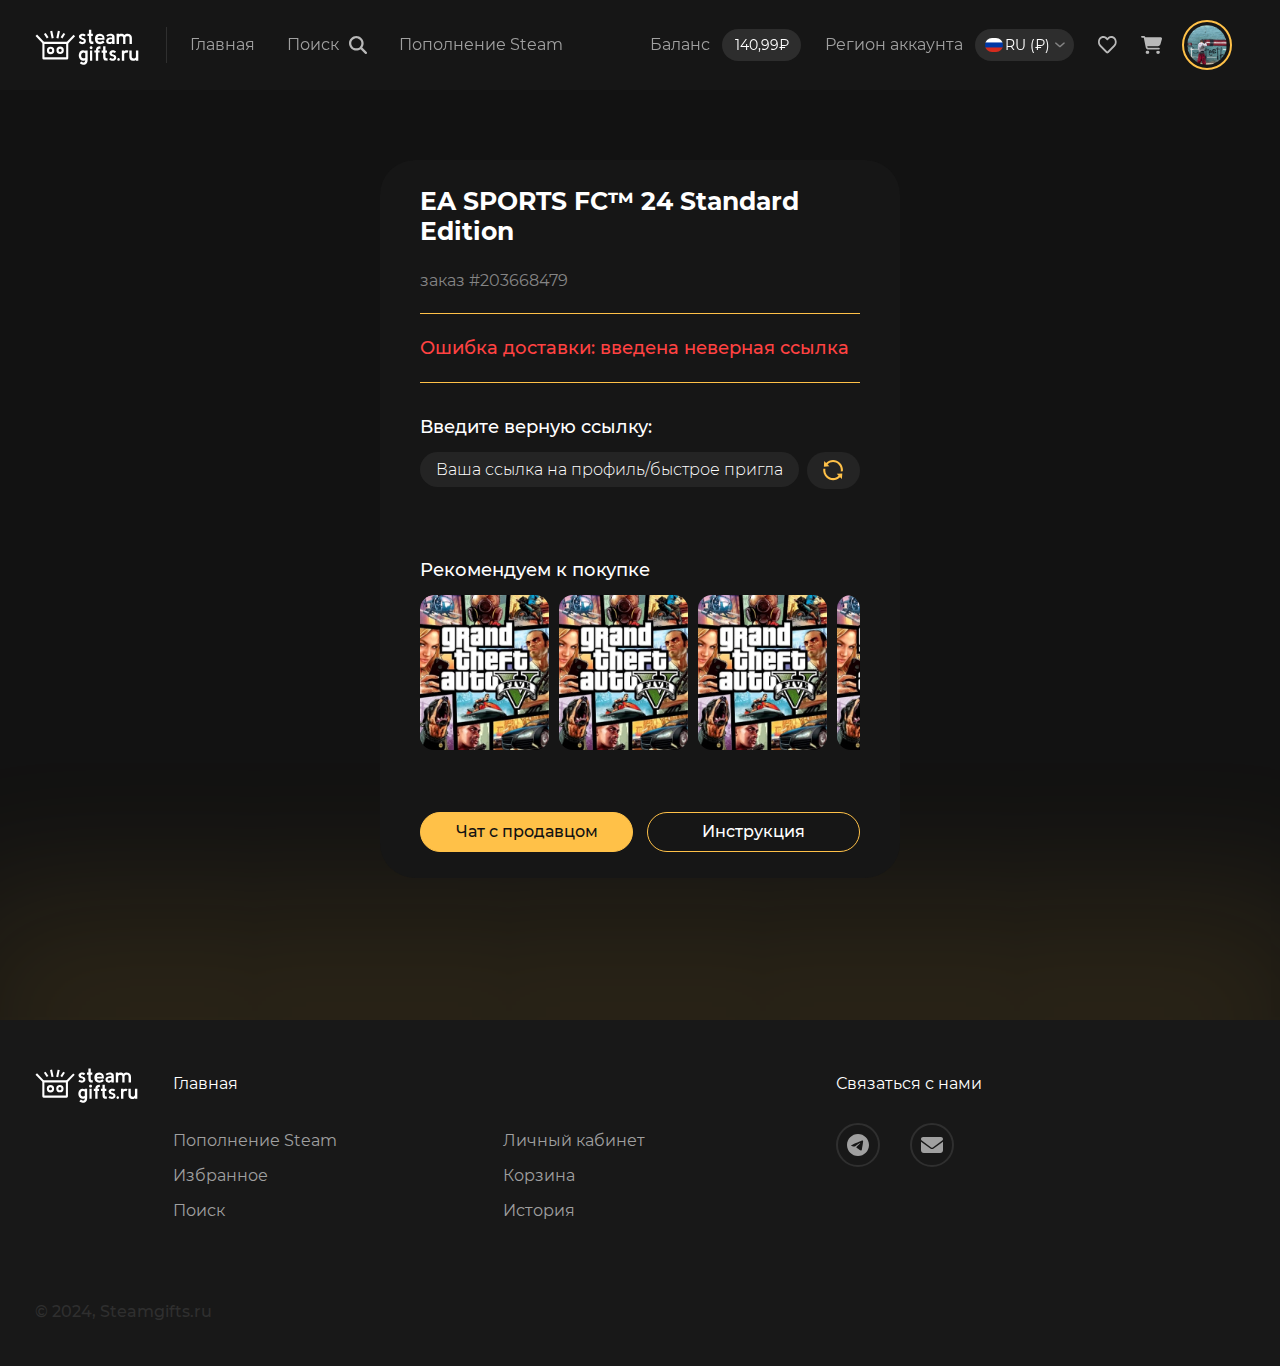
<file: err-link.html>
<!DOCTYPE html>
<html lang="ru">

<head>
	<meta charset="UTF-8">
	<meta name="viewport" content="width=device-width, initial-scale=1.0">
	<meta name="robots" content="noindex, nofollow">
	<title>STEAMGIFTS - Первый магазин игр Steam в Telegram</title>
	<meta name="theme-color" content="#FFC148">
	<link type="image/svg" rel="shortcut icon" href="./favicon.svg">
	<link rel="stylesheet" href="./css/style.css">
</head>

<body>
	<header class="header">
		<div class="container fx-ac">
			<a href="./index.html" class="logo"><img src="img/logo.svg" alt="i"></a>
			<nav class="fx-ac nav">
				<a href="./index.html" class="nav__link">Главная</a>
				<a href="./search.html" class="nav__link fx-ac fill"> Поиск
					<img class="nav__link--img" src="img/search.svg" alt="i">
				</a>
				<a href="./refill.html" class="nav__link">Пополнение Steam</a>

				<div class="nav-right fx-ac">
					<span class="nav__link fx-ac"> Баланс
						<span class="tag">140,99₽</span>
					</span>
					<span class="nav__link fx-ac"> Регион аккаунта
						<span class="ddown">
							<span class="tag ddown_btn">
								<img src="img/ru.jpg" class="tag-img" alt="i"> RU (₽)
							</span>
							<span class="ddown-content">
								<label id="val_1" class="tag ddown_item">
									<img src="img/ru.jpg" class="tag-img" alt="i"> RU (₽)
									<input type="radio" name="region" value="RU (₽)" id="val_1">
								</label>
								<label id="val_2" class="tag ddown_item">
									<img src="img/kz.jpg" class="tag-img" alt="i">KZ (₸)
									<input type="radio" name="region" value="KZ (₸)" id="val_2">
								</label>
								<label id="val_3" class="tag ddown_item">
									<img src="img/kz.jpg" class="tag-img" alt="i">CIS ($)
									<input type="radio" name="region" value="CIS ($)" id="val_3">
								</label>
							</span>
						</span>
					</span>
				</div>
			</nav>
			<nav class="nav-sec fx-ac">
				<a href="./whishlist.html" class="nav__ic"><img src="img/fav.svg" alt="i"></a>
				<a href="./cart.html" class="nav__ic"><img src="img/cart.svg" alt="i"></a>
				<div class="user">
					<button class="user__avatar"><img src="img/user.png" alt="i"></button>
					<div class="user-menu fx-col">
						<span class="user__name">steamgifts</span>
						<span class="user__id">@steamgiftsru</span>
						<a href="./lk.html" class="user__btn fill fx-ac">
							<img src="img/lk.svg" alt="i">
							<span>Личный кабинет</span>
						</a>
						<a href="#" class="user__link c-red">Выйти</a>
					</div>
				</div>
				<button class="btn__menu"><span></span></button>
			</nav>
		</div>
	</header>

	<main class="main lk fx-col">
		<div class="lk-container container fx-as fx-jc">
			<div class="lk-content">
				<h2 class="lk__subheading">EA SPORTS FC™ 24 Standard Edition</h2>
				<p class="c-gray">заказ #203668479</p>

				<hr>
				<h3 class="lk__headline c-red">
					Ошибка доставки: введена неверная ссылка
				</h3>
				<hr>

				<h3 class="lk__headline">Введите верную ссылку:</h3>
				<form class="inp fx w-100">
					<input type="text" required placeholder="Ваша ссылка на профиль/быстрое приглашение">
					<button class="submit" type="submit"><img src="img/refresh.svg" alt="refresh"></button>
				</form>

				<div class="purchase">
					<h3 class="lk__headline">Рекомендуем к покупке</h3>
					<div class="purchase-wrap fx">
						<a href="#" class="purchase-item"><img src="img/gta.jpg" alt="i"></a>
						<a href="#" class="purchase-item"><img src="img/gta.jpg" alt="i"></a>
						<a href="#" class="purchase-item"><img src="img/gta.jpg" alt="i"></a>
						<a href="#" class="purchase-item"><img src="img/gta.jpg" alt="i"></a>
						<a href="#" class="purchase-item"><img src="img/gta.jpg" alt="i"></a>
						<a href="#" class="purchase-item"><img src="img/gta.jpg" alt="i"></a>
						<a href="#" class="purchase-item"><img src="img/gta.jpg" alt="i"></a>
						<a href="#" class="purchase-item"><img src="img/gta.jpg" alt="i"></a>
					</div>
				</div>

				<div class="lk-btns fx-ac">
					<a href="#" class="btn fx-jc">Чат с продавцом</a>
					<a href="#" class="btn fx-jc btn-outline">Инструкция</a>
				</div>

			</div>
		</div>
	</main>

	<footer class="footer">
		<div class="container fx-w fx-as">
			<div class="col">
				<a class="logo" href="./index.html"><img src="img/logo.svg" alt="i"></a>
			</div>

			<nav class="col">
				<a href="./index.html" class="footer__heading">Главная</a>
				<div class="fx-w fx-as footer-list">
					<a href="./refill.html" class="footer__link">Пополнение Steam</a>
					<a href="./lk.html" class="footer__link">Личный кабинет</a>
					<a href="./whishlist.html" class="footer__link">Избранное</a>
					<a href="cart.html" class="footer__link">Корзина</a>
					<a href="./search.html" class="footer__link">Поиск</a>
					<a href="./history.html" class="footer__link">История</a>
				</div>
			</nav>

			<nav class="col">
				<span class="footer__heading">Связаться с нами</span>
				<div class="fx-w fx-as footer-list">
					<a href="#" class="footer__ic"><img src="img/tg-round-gray.svg" loading="lazy" alt="i"></a>
					<a href="#" class="footer__ic"><img src="img/email-gray.svg" loading="lazy" alt="i"></a>
				</div>
			</nav>

			<div class="footer-bottom">
				<p>© 2024, Steamgifts.ru</p>
			</div>
		</div>
	</footer>

	<script src="./js/jquery.min.js"></script>
	<script src="./js/slick.min.js"></script>
	<script src="./js/scripts.js"></script>
</body>

</html>
</file>
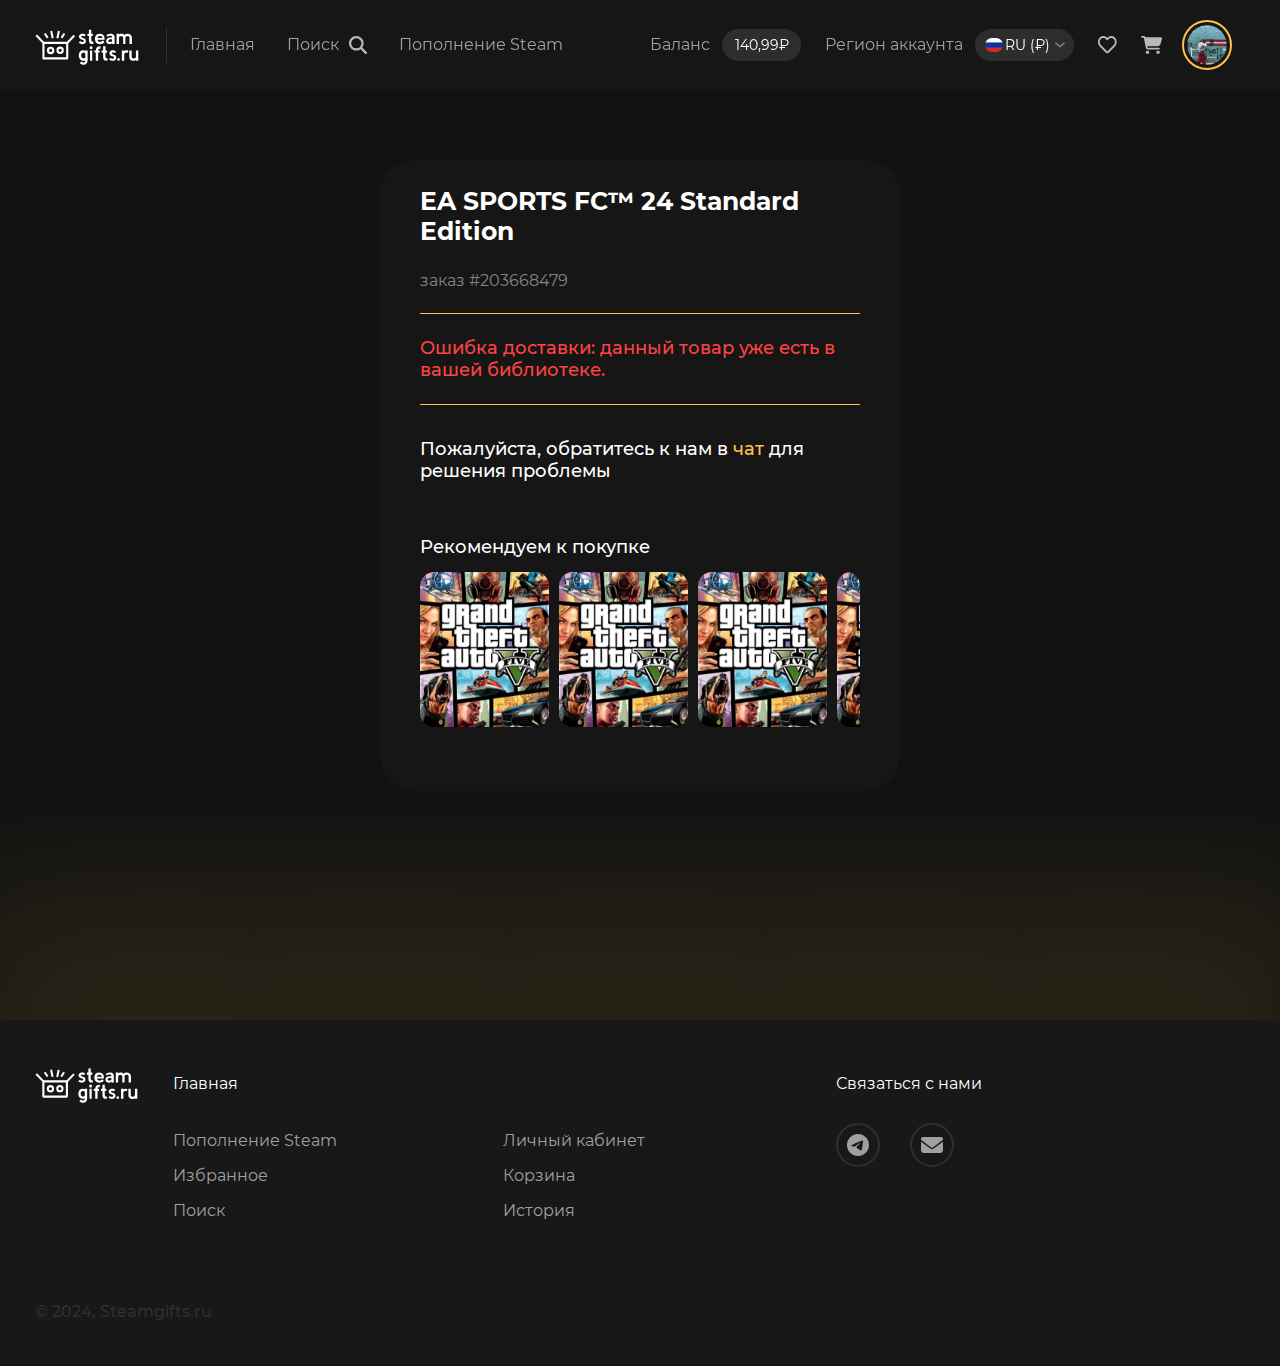
<file: err.html>
<!DOCTYPE html>
<html lang="ru">

<head>
	<meta charset="UTF-8">
	<meta name="viewport" content="width=device-width, initial-scale=1.0">
	<meta name="robots" content="noindex, nofollow">
	<title>STEAMGIFTS - Первый магазин игр Steam в Telegram</title>
	<meta name="theme-color" content="#FFC148">
	<link type="image/svg" rel="shortcut icon" href="./favicon.svg">
	<link rel="stylesheet" href="./css/style.css">
</head>

<body>
	<header class="header">
		<div class="container fx-ac">
			<a href="./index.html" class="logo"><img src="img/logo.svg" alt="i"></a>
			<nav class="fx-ac nav">
				<a href="./index.html" class="nav__link">Главная</a>
				<a href="./search.html" class="nav__link fx-ac fill"> Поиск
					<img class="nav__link--img" src="img/search.svg" alt="i">
				</a>
				<a href="./refill.html" class="nav__link">Пополнение Steam</a>

				<div class="nav-right fx-ac">
					<span class="nav__link fx-ac"> Баланс
						<span class="tag">140,99₽</span>
					</span>
					<span class="nav__link fx-ac"> Регион аккаунта
						<span class="ddown">
							<span class="tag ddown_btn">
								<img src="img/ru.jpg" class="tag-img" alt="i"> RU (₽)
							</span>
							<span class="ddown-content">
								<label id="val_1" class="tag ddown_item">
									<img src="img/ru.jpg" class="tag-img" alt="i"> RU (₽)
									<input type="radio" name="region" value="RU (₽)" id="val_1">
								</label>
								<label id="val_2" class="tag ddown_item">
									<img src="img/kz.jpg" class="tag-img" alt="i">KZ (₸)
									<input type="radio" name="region" value="KZ (₸)" id="val_2">
								</label>
								<label id="val_3" class="tag ddown_item">
									<img src="img/kz.jpg" class="tag-img" alt="i">CIS ($)
									<input type="radio" name="region" value="CIS ($)" id="val_3">
								</label>
							</span>
						</span>
					</span>
				</div>
			</nav>
			<nav class="nav-sec fx-ac">
				<a href="./whishlist.html" class="nav__ic"><img src="img/fav.svg" alt="i"></a>
				<a href="./cart.html" class="nav__ic"><img src="img/cart.svg" alt="i"></a>
				<div class="user">
					<button class="user__avatar"><img src="img/user.png" alt="i"></button>
					<div class="user-menu fx-col">
						<span class="user__name">steamgifts</span>
						<span class="user__id">@steamgiftsru</span>
						<a href="./lk.html" class="user__btn fill fx-ac">
							<img src="img/lk.svg" alt="i">
							<span>Личный кабинет</span>
						</a>
						<a href="#" class="user__link c-red">Выйти</a>
					</div>
				</div>
				<button class="btn__menu"><span></span></button>
			</nav>
		</div>
	</header>

	<main class="main lk fx-col">

		<div class="lk-container container fx-as fx-jc">
			<div class="lk-content">
				<h2 class="lk__subheading">EA SPORTS FC™ 24 Standard Edition</h2>
				<p class="c-gray">заказ #203668479</p>

				<hr>
				<h3 class="lk__headline c-red">
					Ошибка доставки: данный товар уже есть в вашей библиотеке.
				</h3>
				<hr>
				<p class="lk__headline">Пожалуйста, обратитесь к нам в <a href="#" class="c-prime">чат</a> для решения
					проблемы</p>

				<div class="purchase">
					<h3 class="lk__headline">Рекомендуем к покупке</h3>
					<div class="purchase-wrap fx">
						<a href="#" class="purchase-item"><img src="img/gta.jpg" alt="i"></a>
						<a href="#" class="purchase-item"><img src="img/gta.jpg" alt="i"></a>
						<a href="#" class="purchase-item"><img src="img/gta.jpg" alt="i"></a>
						<a href="#" class="purchase-item"><img src="img/gta.jpg" alt="i"></a>
						<a href="#" class="purchase-item"><img src="img/gta.jpg" alt="i"></a>
						<a href="#" class="purchase-item"><img src="img/gta.jpg" alt="i"></a>
						<a href="#" class="purchase-item"><img src="img/gta.jpg" alt="i"></a>
						<a href="#" class="purchase-item"><img src="img/gta.jpg" alt="i"></a>
					</div>
				</div>

			</div>
		</div>
	</main>

	<footer class="footer">
		<div class="container fx-w fx-as">
			<div class="col">
				<a class="logo" href="./index.html"><img src="img/logo.svg" alt="i"></a>
			</div>

			<nav class="col">
				<a href="./index.html" class="footer__heading">Главная</a>
				<div class="fx-w fx-as footer-list">
					<a href="./refill.html" class="footer__link">Пополнение Steam</a>
					<a href="./lk.html" class="footer__link">Личный кабинет</a>
					<a href="./whishlist.html" class="footer__link">Избранное</a>
					<a href="cart.html" class="footer__link">Корзина</a>
					<a href="./search.html" class="footer__link">Поиск</a>
					<a href="./history.html" class="footer__link">История</a>
				</div>
			</nav>

			<nav class="col">
				<span class="footer__heading">Связаться с нами</span>
				<div class="fx-w fx-as footer-list">
					<a href="#" class="footer__ic"><img src="img/tg-round-gray.svg" loading="lazy" alt="i"></a>
					<a href="#" class="footer__ic"><img src="img/email-gray.svg" loading="lazy" alt="i"></a>
				</div>
			</nav>

			<div class="footer-bottom">
				<p>© 2024, Steamgifts.ru</p>
			</div>
		</div>
	</footer>

	<script src="./js/jquery.min.js"></script>
	<script src="./js/slick.min.js"></script>
	<script src="./js/scripts.js"></script>
</body>

</html>
</file>
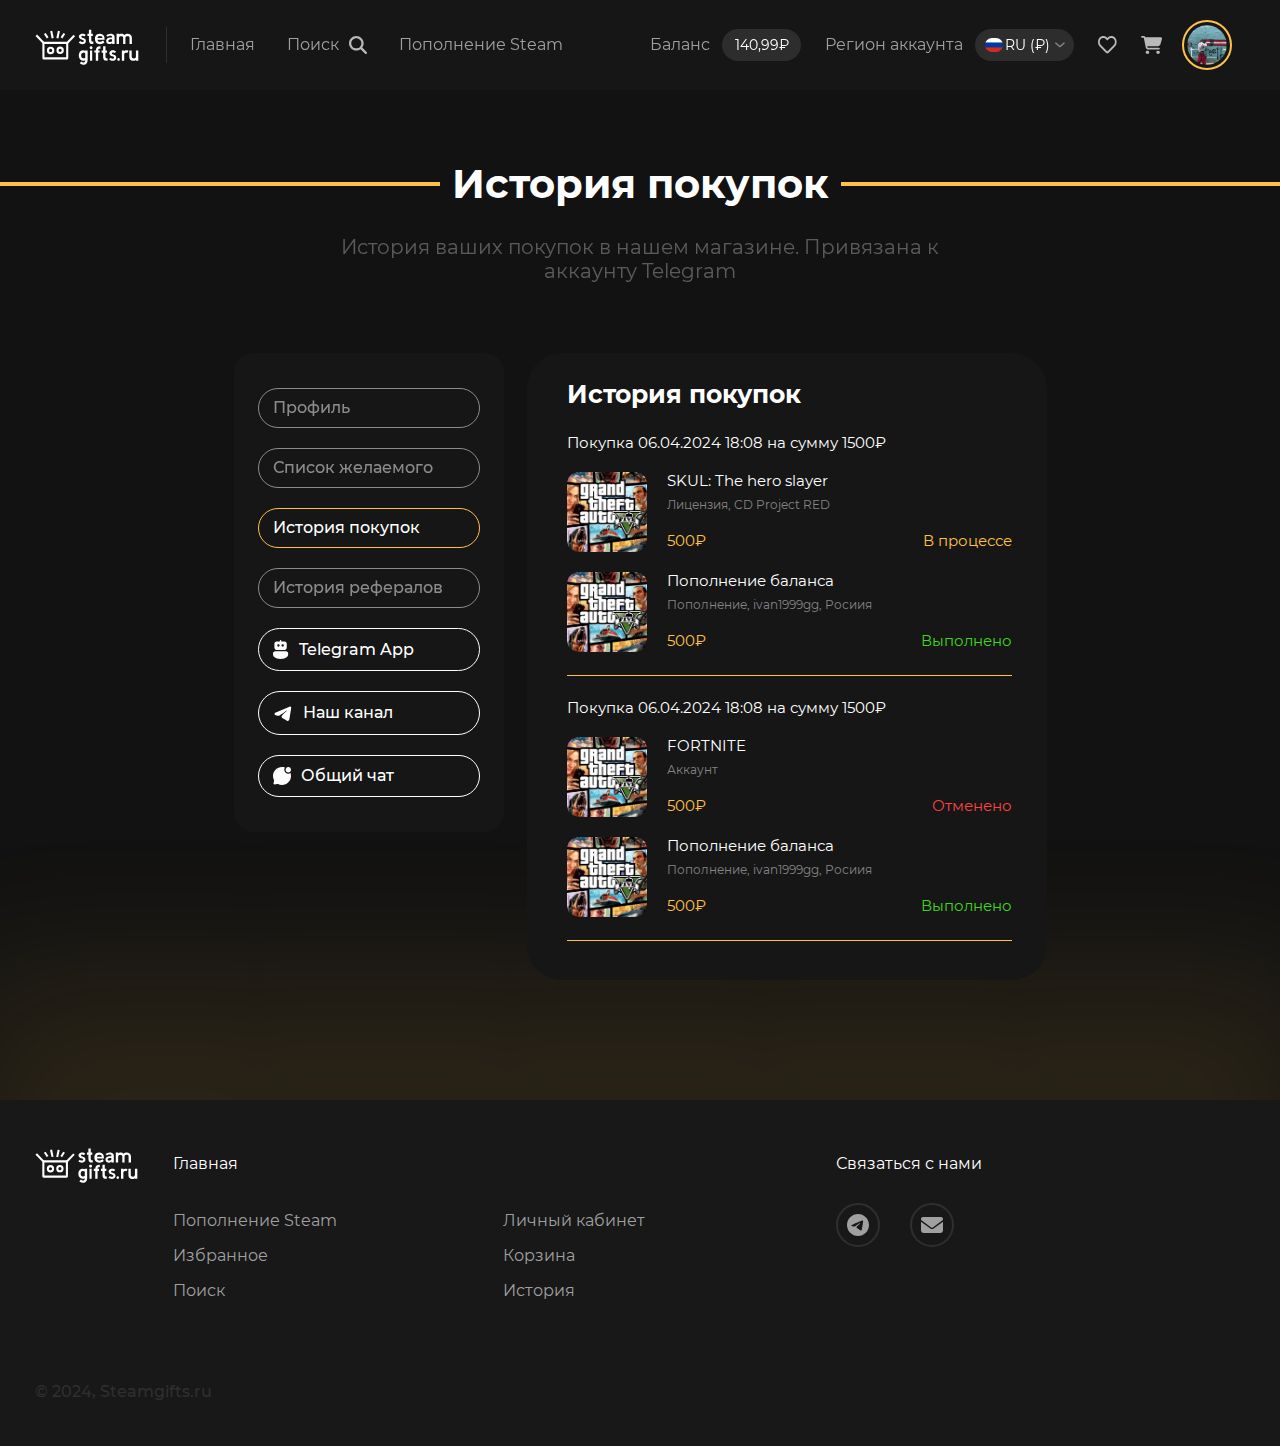
<file: history.html>
<!DOCTYPE html>
<html lang="ru">

<head>
	<meta charset="UTF-8">
	<meta name="viewport" content="width=device-width, initial-scale=1.0">
	<meta name="robots" content="noindex, nofollow">
	<title>STEAMGIFTS - Первый магазин игр Steam в Telegram</title>
	<meta name="theme-color" content="#FFC148">
	<link type="image/svg" rel="shortcut icon" href="./favicon.svg">
	<link rel="stylesheet" href="./css/style.css">
</head>

<body>
	<header class="header">
		<div class="container fx-ac">
			<a href="./index.html" class="logo"><img src="img/logo.svg" alt="i"></a>
			<nav class="fx-ac nav">
				<a href="./index.html" class="nav__link">Главная</a>
				<a href="./search.html" class="nav__link fx-ac fill"> Поиск
					<img class="nav__link--img" src="img/search.svg" alt="i">
				</a>
				<a href="./refill.html" class="nav__link">Пополнение Steam</a>

				<div class="nav-right fx-ac">
					<span class="nav__link fx-ac"> Баланс
						<span class="tag">140,99₽</span>
					</span>
					<span class="nav__link fx-ac"> Регион аккаунта
						<span class="ddown">
							<span class="tag ddown_btn">
								<img src="img/ru.jpg" class="tag-img" alt="i"> RU (₽)
							</span>
							<span class="ddown-content">
								<label id="val_1" class="tag ddown_item">
									<img src="img/ru.jpg" class="tag-img" alt="i"> RU (₽)
									<input type="radio" name="region" value="RU (₽)" id="val_1">
								</label>
								<label id="val_2" class="tag ddown_item">
									<img src="img/kz.jpg" class="tag-img" alt="i">KZ (₸)
									<input type="radio" name="region" value="KZ (₸)" id="val_2">
								</label>
								<label id="val_3" class="tag ddown_item">
									<img src="img/kz.jpg" class="tag-img" alt="i">CIS ($)
									<input type="radio" name="region" value="CIS ($)" id="val_3">
								</label>
							</span>
						</span>
					</span>
				</div>
			</nav>
			<nav class="nav-sec fx-ac">
				<a href="./whishlist.html" class="nav__ic"><img src="img/fav.svg" alt="i"></a>
				<a href="./cart.html" class="nav__ic"><img src="img/cart.svg" alt="i"></a>
				<div class="user">
					<button class="user__avatar"><img src="img/user.png" alt="i"></button>
					<div class="user-menu fx-col">
						<span class="user__name">steamgifts</span>
						<span class="user__id">@steamgiftsru</span>
						<a href="./lk.html" class="user__btn fill fx-ac">
							<img src="img/lk.svg" alt="i">
							<span>Личный кабинет</span>
						</a>
						<a href="#" class="user__link c-red">Выйти</a>
					</div>
				</div>
				<button class="btn__menu"><span></span></button>
			</nav>
		</div>
	</header>

	<main class="main lk fx-col">
		<div class="lk-title">
			<h1 class="lk__heading">
				<span>История покупок</span>
			</h1>
			<p class="lk__textline">
				История ваших покупок в нашем магазине. Привязана к аккаунту Telegram
			</p>
		</div>

		<div class="lk-container container fx-as fx-jc">
			<nav class="lk-nav fx-col">
				<a href="./lk.html" class="lk-nav__link btn btn-outline --white ">Профиль</a>
				<a href="./whishlist.html" class="lk-nav__link btn btn-outline --white">Список желаемого</a>
				<a href="./history.html" class="lk-nav__link btn btn-outline --white active">История покупок</a>
				<a href="#" class="lk-nav__link btn btn-outline --white">История рефералов</a>

				<a href="#" target="_blank" class="btn btn-outline --white">
					<img src="img/app.svg" alt="i">
					<span>Telegram App</span>
				</a>
				<a href="#" target="_blank" class="btn btn-outline --white">
					<img src="img/tg.svg" alt="i">
					<span>Наш канал</span>
				</a>
				<a href="#" target="_blank" class="btn btn-outline --white">
					<img src="img//chat.svg" alt="i">
					<span>Общий чат</span>
				</a>
			</nav>

			<div class="lk-content">
				<h2 class="lk__subheading">История покупок</h2>
				<div class="card-fixed">

					<h3 class="lk__subtext">Покупка 06.04.2024 18:08 на сумму 1500₽</h3>
					<div class="lk-item fx-as">
						<img src="img/gta.jpg" alt="i" class="lk-item__img">
						<div class="lk-item-title">
							<h3 class="lk-item__heading">SKUL: The hero slayer</h3>
							<p class="lk-item__text">Лицензия, CD Project RED</p>
							<p class="lk-item__heading fx-jb">
								<span class="c-prime">500₽</span>
								<span class="c-prime">В процессе</span>
							</p>
						</div>
					</div>
					<div class="lk-item fx-as">
						<img src="img/gta.jpg" alt="i" class="lk-item__img">
						<div class="lk-item-title">
							<h3 class="lk-item__heading">Пополнение баланса</h3>
							<p class="lk-item__text">Пополнение, ivan1999gg, Росиия</p>
							<p class="lk-item__heading fx-jb">
								<span class="c-prime">500₽</span>
								<span class="c-green">Выполнено</span>
							</p>
						</div>
					</div>
					<hr>
					<h3 class="lk__subtext">Покупка 06.04.2024 18:08 на сумму 1500₽</h3>
					<div class="lk-item fx-as">
						<img src="img/gta.jpg" alt="i" class="lk-item__img">
						<div class="lk-item-title">
							<h3 class="lk-item__heading">FORTNITE</h3>
							<p class="lk-item__text">Аккаунт</p>
							<p class="lk-item__heading fx-jb">
								<span class="c-prime">500₽</span>
								<span class="c-red">Отменено</span>
							</p>
						</div>
					</div>
					<div class="lk-item fx-as">
						<img src="img/gta.jpg" alt="i" class="lk-item__img">
						<div class="lk-item-title">
							<h3 class="lk-item__heading">Пополнение баланса</h3>
							<p class="lk-item__text">Пополнение, ivan1999gg, Росиия</p>
							<p class="lk-item__heading fx-jb">
								<span class="c-prime">500₽</span>
								<span class="c-green">Выполнено</span>
							</p>
						</div>
					</div>
					<hr>
					<h3 class="lk__subtext">Покупка 06.04.2024 18:08 на сумму 1500₽</h3>
					<div class="lk-item fx-as">
						<img src="img/gta.jpg" alt="i" class="lk-item__img">
						<div class="lk-item-title">
							<h3 class="lk-item__heading">FORTNITE</h3>
							<p class="lk-item__text">Аккаунт</p>
							<p class="lk-item__heading fx-jb">
								<span class="c-prime">500₽</span>
								<span class="c-red">Отменено</span>
							</p>
						</div>
					</div>
					<div class="lk-item fx-as">
						<img src="img/gta.jpg" alt="i" class="lk-item__img">
						<div class="lk-item-title">
							<h3 class="lk-item__heading">Пополнение баланса</h3>
							<p class="lk-item__text">Пополнение, ivan1999gg, Росиия</p>
							<p class="lk-item__heading fx-jb">
								<span class="c-prime">500₽</span>
								<span class="c-green">Выполнено</span>
							</p>
						</div>
					</div>
				</div>
			</div>
		</div>
	</main>

	<footer class="footer">
		<div class="container fx-w fx-as">
			<div class="col">
				<a class="logo" href="./index.html"><img src="img/logo.svg" alt="i"></a>
			</div>

			<nav class="col">
				<a href="./index.html" class="footer__heading">Главная</a>
				<div class="fx-w fx-as footer-list">
					<a href="./refill.html" class="footer__link">Пополнение Steam</a>
					<a href="./lk.html" class="footer__link">Личный кабинет</a>
					<a href="./whishlist.html" class="footer__link">Избранное</a>
					<a href="cart.html" class="footer__link">Корзина</a>
					<a href="./search.html" class="footer__link">Поиск</a>
					<a href="./history.html" class="footer__link">История</a>
				</div>
			</nav>

			<nav class="col">
				<span class="footer__heading">Связаться с нами</span>
				<div class="fx-w fx-as footer-list">
					<a href="#" class="footer__ic"><img src="img/tg-round-gray.svg" loading="lazy" alt="i"></a>
					<a href="#" class="footer__ic"><img src="img/email-gray.svg" loading="lazy" alt="i"></a>
				</div>
			</nav>

			<div class="footer-bottom">
				<p>© 2024, Steamgifts.ru</p>
			</div>
		</div>
	</footer>

	<script src="./js/jquery.min.js"></script>
	<script src="./js/slick.min.js"></script>
	<script src="./js/scripts.js"></script>
</body>

</html>
</file>
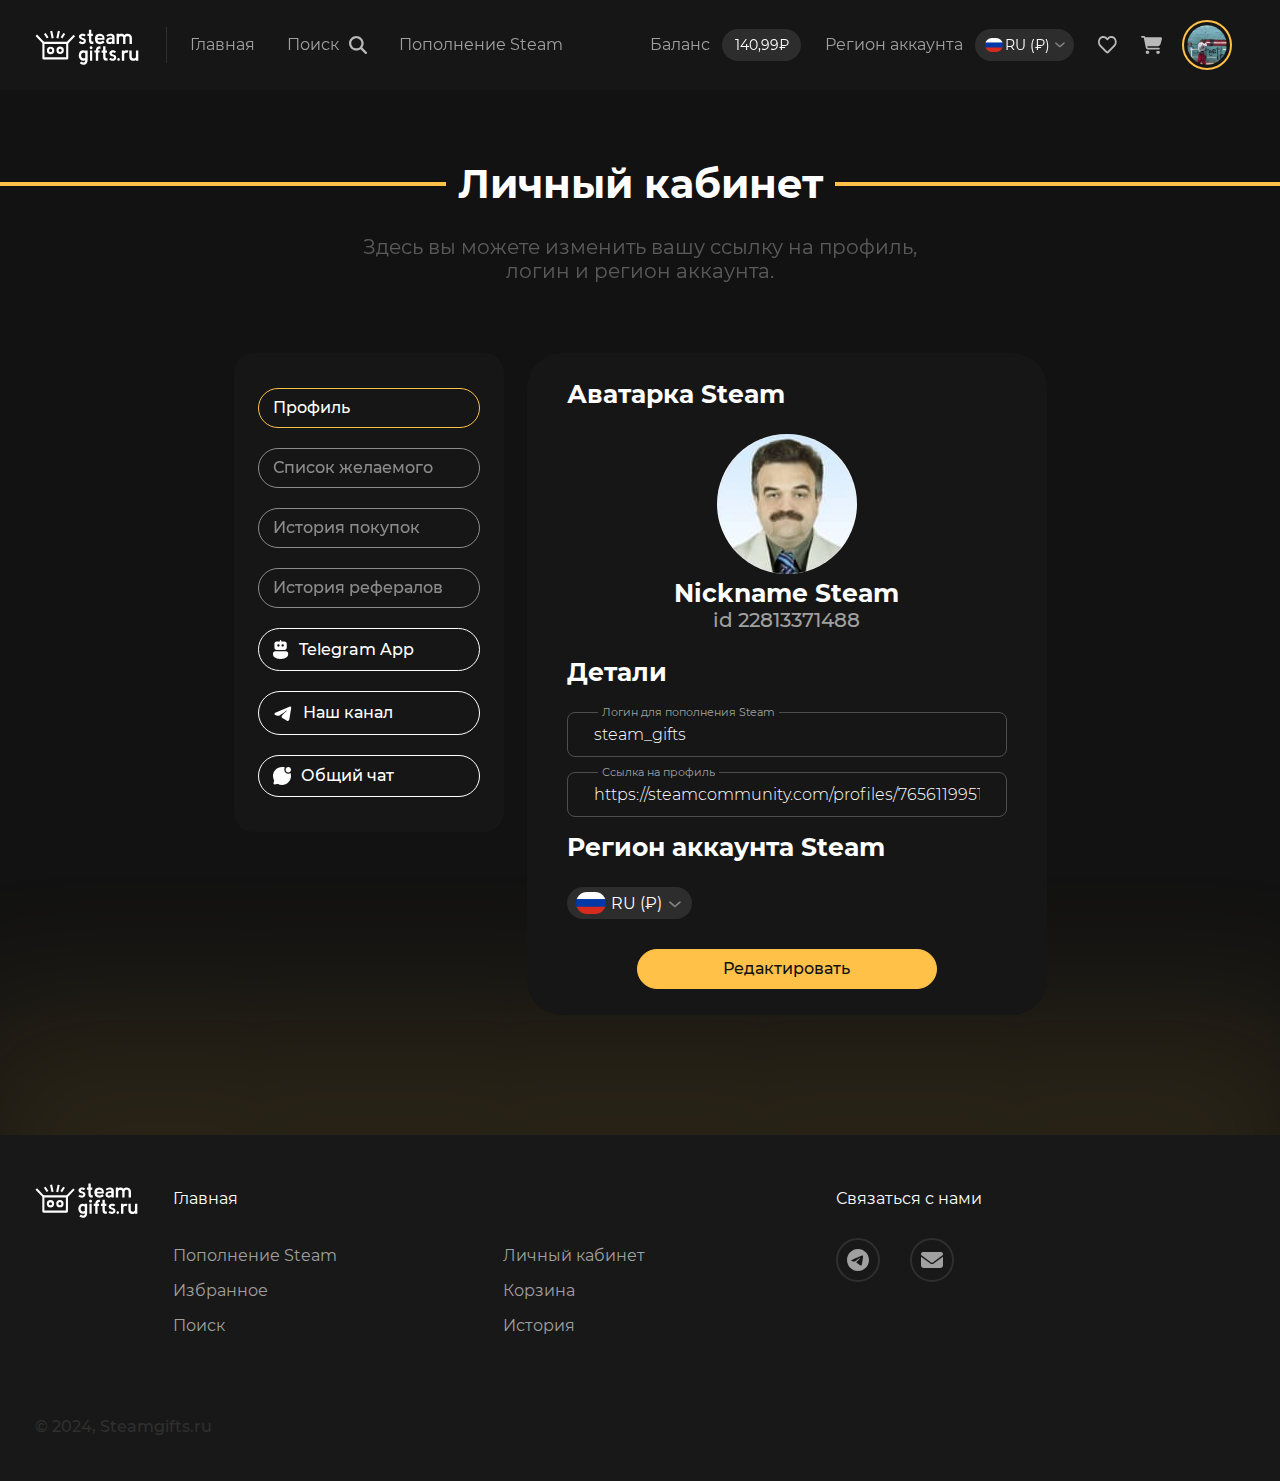
<file: lk.html>
<!DOCTYPE html>
<html lang="ru">

<head>
	<meta charset="UTF-8">
	<meta name="viewport" content="width=device-width, initial-scale=1.0">
	<meta name="robots" content="noindex, nofollow">
	<title>STEAMGIFTS - Первый магазин игр Steam в Telegram</title>
	<meta name="theme-color" content="#FFC148">
	<link type="image/svg" rel="shortcut icon" href="./favicon.svg">
	<link rel="stylesheet" href="./css/style.css">
</head>

<body>
	<header class="header">
		<div class="container fx-ac">
			<a href="./index.html" class="logo"><img src="img/logo.svg" alt="i"></a>
			<nav class="fx-ac nav">
				<a href="./index.html" class="nav__link">Главная</a>
				<a href="./search.html" class="nav__link fx-ac fill"> Поиск
					<img class="nav__link--img" src="img/search.svg" alt="i">
				</a>
				<a href="./refill.html" class="nav__link">Пополнение Steam</a>

				<div class="nav-right fx-ac">
					<span class="nav__link fx-ac"> Баланс
						<span class="tag">140,99₽</span>
					</span>
					<span class="nav__link fx-ac"> Регион аккаунта
						<span class="ddown">
							<span class="tag ddown_btn">
								<img src="img/ru.jpg" class="tag-img" alt="i"> RU (₽)
							</span>
							<span class="ddown-content">
								<label id="val_1" class="tag ddown_item">
									<img src="img/ru.jpg" class="tag-img" alt="i"> RU (₽)
									<input type="radio" name="region" value="RU (₽)" id="val_1">
								</label>
								<label id="val_2" class="tag ddown_item">
									<img src="img/kz.jpg" class="tag-img" alt="i">KZ (₸)
									<input type="radio" name="region" value="KZ (₸)" id="val_2">
								</label>
								<label id="val_3" class="tag ddown_item">
									<img src="img/kz.jpg" class="tag-img" alt="i">CIS ($)
									<input type="radio" name="region" value="CIS ($)" id="val_3">
								</label>
							</span>
						</span>
					</span>
				</div>
			</nav>
			<nav class="nav-sec fx-ac">
				<a href="./whishlist.html" class="nav__ic"><img src="img/fav.svg" alt="i"></a>
				<a href="./cart.html" class="nav__ic"><img src="img/cart.svg" alt="i"></a>
				<div class="user">
					<button class="user__avatar"><img src="img/user.png" alt="i"></button>
					<div class="user-menu fx-col">
						<span class="user__name">steamgifts</span>
						<span class="user__id">@steamgiftsru</span>
						<a href="./lk.html" class="user__btn fill fx-ac">
							<img src="img/lk.svg" alt="i">
							<span>Личный кабинет</span>
						</a>
						<a href="#" class="user__link c-red">Выйти</a>
					</div>
				</div>
				<button class="btn__menu"><span></span></button>
			</nav>
		</div>
	</header>

	<main class="main lk fx-col">

		<div class="lk-title">
			<h1 class="lk__heading">
				<span>Личный кабинет</span>
			</h1>
			<p class="lk__textline">
				Здесь вы можете изменить вашу ссылку на профиль,
				логин и регион аккаунта.
			</p>
		</div>

		<div class="lk-container container fx-as fx-jc">
			<nav class="lk-nav fx-col">
				<a href="./lk.html" class="lk-nav__link btn btn-outline --white active">Профиль</a>
				<a href="./whishlist.html" class="lk-nav__link btn btn-outline --white">Список желаемого</a>
				<a href="./history.html" class="lk-nav__link btn btn-outline --white">История покупок</a>
				<a href="#" class="lk-nav__link btn btn-outline --white">История рефералов</a>

				<a href="#" target="_blank" class="btn btn-outline --white">
					<img src="img/app.svg" alt="i">
					<span>Telegram App</span>
				</a>
				<a href="#" target="_blank" class="btn btn-outline --white">
					<img src="img/tg.svg" alt="i">
					<span>Наш канал</span>
				</a>
				<a href="#" target="_blank" class="btn btn-outline --white">
					<img src="img//chat.svg" alt="i">
					<span>Общий чат</span>
				</a>
			</nav>

			<div class="lk-content">
				<h2 class="lk__subheading">Аватарка Steam</h2>
				<div class="lk-profile">
					<img src="img/img.jpg" alt="i" class="lk-profile__img">
					<h3 class="lk__subheading">Nickname Steam</h3>
					<p class="lk-profile__id">id 22813371488</h3>
				</div>
				<h3 class="lk__subheading">Детали</h3>
				<form action="">
					<fieldset>
						<label for="login">Логин для пополнения Steam</label>
						<input type="text" id="login" placeholder="steam_gifts">
					</fieldset>
					<fieldset>
						<label for="login">Ссылка на профиль</label>
						<input type="text" id="login" placeholder="https://steamcommunity.com/profiles/76561199514025848/">
					</fieldset>

					<h3 class="lk__subheading">Регион аккаунта Steam</h3>
					<div class="ddown --lg">
						<span class="tag ddown_btn">
							<img src="img/ru.jpg" class="tag-img" alt="i"> RU (₽)
						</span>
						<span class="ddown-content">
							<label id="val_1" class="tag ddown_item">
								<img src="img/ru.jpg" class="tag-img" alt="i"> RU (₽)
								<input type="radio" name="region" value="RU (₽)" id="val_1">
							</label>
							<label id="val_2" class="tag ddown_item">
								<img src="img/kz.jpg" class="tag-img" alt="i">KZ (₸)
								<input type="radio" name="region" value="KZ (₸)" id="val_2">
							</label>
							<label id="val_3" class="tag ddown_item">
								<img src="img/kz.jpg" class="tag-img" alt="i">CIS ($)
								<input type="radio" name="region" value="CIS ($)" id="val_3">
							</label>
						</span>
					</div>

					<button type="submit" class="btn fx-jc lk__submit">Редактировать</button>
				</form>
			</div>
		</div>
	</main>

	<footer class="footer">
		<div class="container fx-w fx-as">
			<div class="col">
				<a class="logo" href="./index.html"><img src="img/logo.svg" alt="i"></a>
			</div>

			<nav class="col">
				<a href="./index.html" class="footer__heading">Главная</a>
				<div class="fx-w fx-as footer-list">
					<a href="./refill.html" class="footer__link">Пополнение Steam</a>
					<a href="./lk.html" class="footer__link">Личный кабинет</a>
					<a href="./whishlist.html" class="footer__link">Избранное</a>
					<a href="cart.html" class="footer__link">Корзина</a>
					<a href="./search.html" class="footer__link">Поиск</a>
					<a href="./history.html" class="footer__link">История</a>
				</div>
			</nav>

			<nav class="col">
				<span class="footer__heading">Связаться с нами</span>
				<div class="fx-w fx-as footer-list">
					<a href="#" class="footer__ic"><img src="img/tg-round-gray.svg" loading="lazy" alt="i"></a>
					<a href="#" class="footer__ic"><img src="img/email-gray.svg" loading="lazy" alt="i"></a>
				</div>
			</nav>

			<div class="footer-bottom">
				<p>© 2024, Steamgifts.ru</p>
			</div>
		</div>
	</footer>

	<script src="./js/jquery.min.js"></script>
	<script src="./js/slick.min.js"></script>
	<script src="./js/scripts.js"></script>
</body>

</html>
</file>
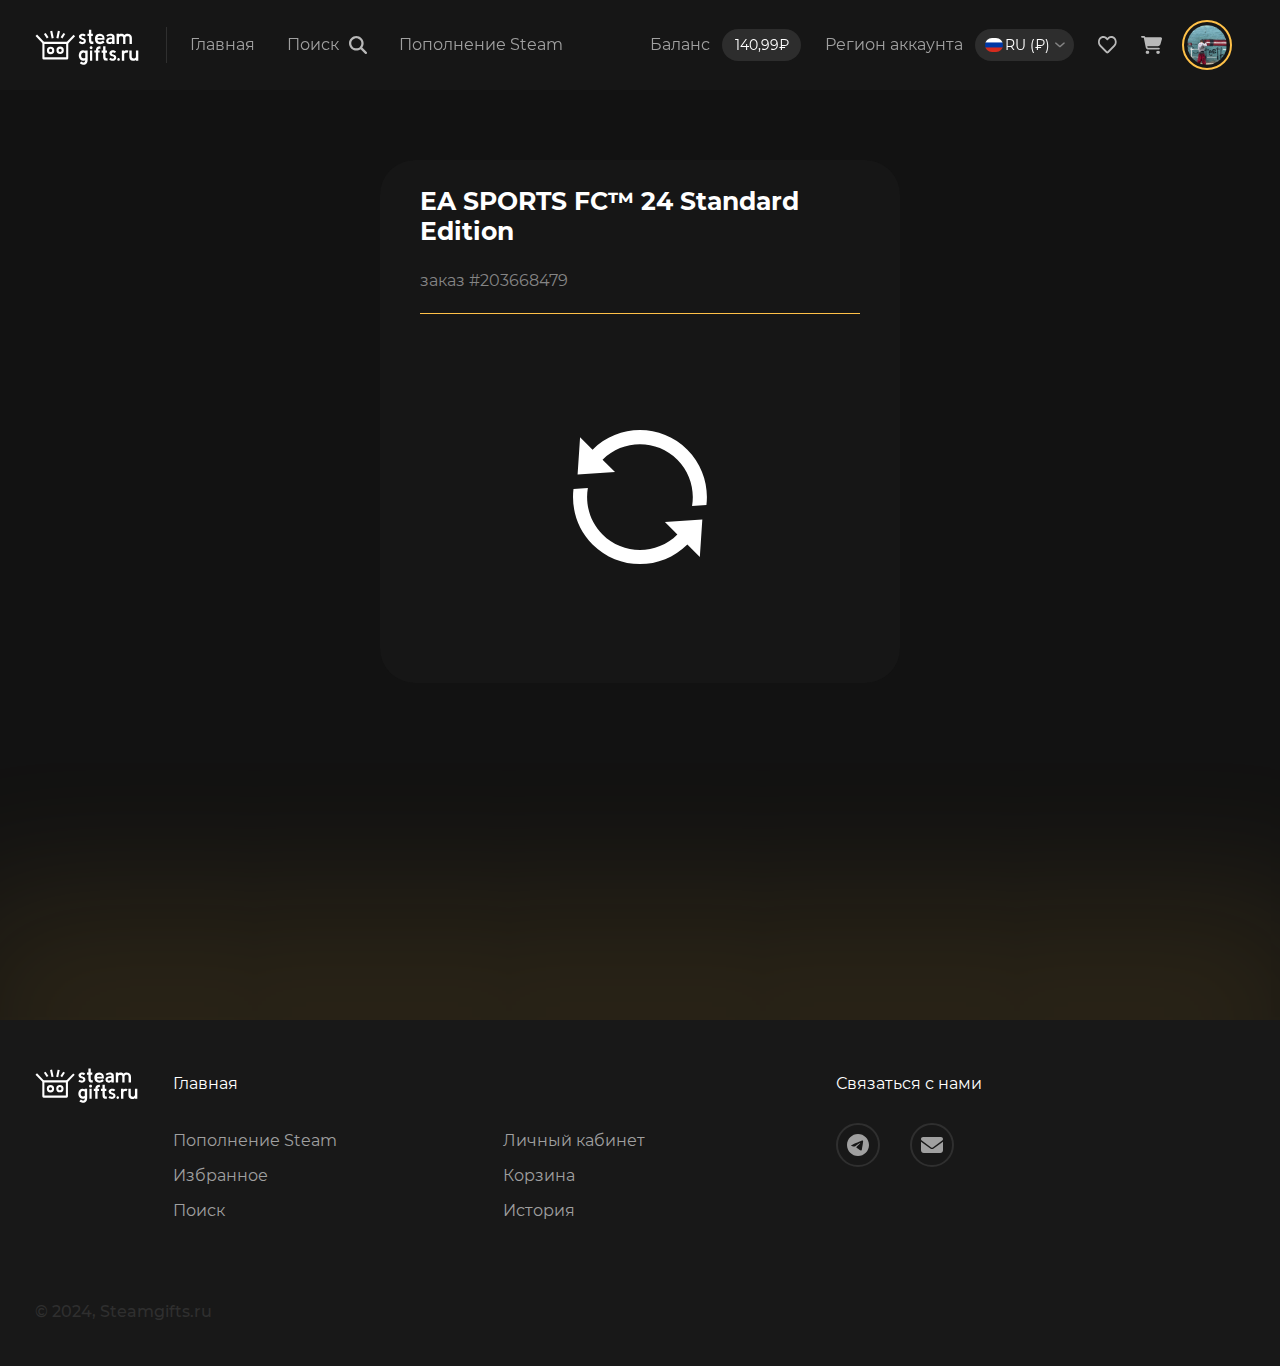
<file: load.html>
<!DOCTYPE html>
<html lang="ru">

<head>
	<meta charset="UTF-8">
	<meta name="viewport" content="width=device-width, initial-scale=1.0">
	<meta name="robots" content="noindex, nofollow">
	<title>STEAMGIFTS - Первый магазин игр Steam в Telegram</title>
	<meta name="theme-color" content="#FFC148">
	<link type="image/svg" rel="shortcut icon" href="./favicon.svg">
	<link rel="stylesheet" href="./css/style.css">
</head>

<body>
	<header class="header">
		<div class="container fx-ac">
			<a href="./index.html" class="logo"><img src="img/logo.svg" alt="i"></a>
			<nav class="fx-ac nav">
				<a href="./index.html" class="nav__link">Главная</a>
				<a href="./search.html" class="nav__link fx-ac fill"> Поиск
					<img class="nav__link--img" src="img/search.svg" alt="i">
				</a>
				<a href="./refill.html" class="nav__link">Пополнение Steam</a>

				<div class="nav-right fx-ac">
					<span class="nav__link fx-ac"> Баланс
						<span class="tag">140,99₽</span>
					</span>
					<span class="nav__link fx-ac"> Регион аккаунта
						<span class="ddown">
							<span class="tag ddown_btn">
								<img src="img/ru.jpg" class="tag-img" alt="i"> RU (₽)
							</span>
							<span class="ddown-content">
								<label id="val_1" class="tag ddown_item">
									<img src="img/ru.jpg" class="tag-img" alt="i"> RU (₽)
									<input type="radio" name="region" value="RU (₽)" id="val_1">
								</label>
								<label id="val_2" class="tag ddown_item">
									<img src="img/kz.jpg" class="tag-img" alt="i">KZ (₸)
									<input type="radio" name="region" value="KZ (₸)" id="val_2">
								</label>
								<label id="val_3" class="tag ddown_item">
									<img src="img/kz.jpg" class="tag-img" alt="i">CIS ($)
									<input type="radio" name="region" value="CIS ($)" id="val_3">
								</label>
							</span>
						</span>
					</span>
				</div>
			</nav>
			<nav class="nav-sec fx-ac">
				<a href="./whishlist.html" class="nav__ic"><img src="img/fav.svg" alt="i"></a>
				<a href="./cart.html" class="nav__ic"><img src="img/cart.svg" alt="i"></a>
				<div class="user">
					<button class="user__avatar"><img src="img/user.png" alt="i"></button>
					<div class="user-menu fx-col">
						<span class="user__name">steamgifts</span>
						<span class="user__id">@steamgiftsru</span>
						<a href="./lk.html" class="user__btn fill fx-ac">
							<img src="img/lk.svg" alt="i">
							<span>Личный кабинет</span>
						</a>
						<a href="#" class="user__link c-red">Выйти</a>
					</div>
				</div>
				<button class="btn__menu"><span></span></button>
			</nav>
		</div>
	</header>

	<main class="main lk fx-col">
		<div class="lk-container container fx-as fx-jc">
			<div class="lk-content">
				<h2 class="lk__subheading">EA SPORTS FC™ 24 Standard Edition</h2>
				<p class="c-gray">заказ #203668479</p>
				<hr>
				<div class="load fx-ac">
					<img src="img/loader.svg" alt="loader">
				</div>
			</div>
		</div>
	</main>

	<footer class="footer">
		<div class="container fx-w fx-as">
			<div class="col">
				<a class="logo" href="./index.html"><img src="img/logo.svg" alt="i"></a>
			</div>

			<nav class="col">
				<a href="./index.html" class="footer__heading">Главная</a>
				<div class="fx-w fx-as footer-list">
					<a href="./refill.html" class="footer__link">Пополнение Steam</a>
					<a href="./lk.html" class="footer__link">Личный кабинет</a>
					<a href="./whishlist.html" class="footer__link">Избранное</a>
					<a href="cart.html" class="footer__link">Корзина</a>
					<a href="./search.html" class="footer__link">Поиск</a>
					<a href="./history.html" class="footer__link">История</a>
				</div>
			</nav>

			<nav class="col">
				<span class="footer__heading">Связаться с нами</span>
				<div class="fx-w fx-as footer-list">
					<a href="#" class="footer__ic"><img src="img/tg-round-gray.svg" loading="lazy" alt="i"></a>
					<a href="#" class="footer__ic"><img src="img/email-gray.svg" loading="lazy" alt="i"></a>
				</div>
			</nav>

			<div class="footer-bottom">
				<p>© 2024, Steamgifts.ru</p>
			</div>
		</div>
	</footer>

	<script src="./js/jquery.min.js"></script>
	<script src="./js/slick.min.js"></script>
	<script src="./js/scripts.js"></script>
</body>

</html>
</file>
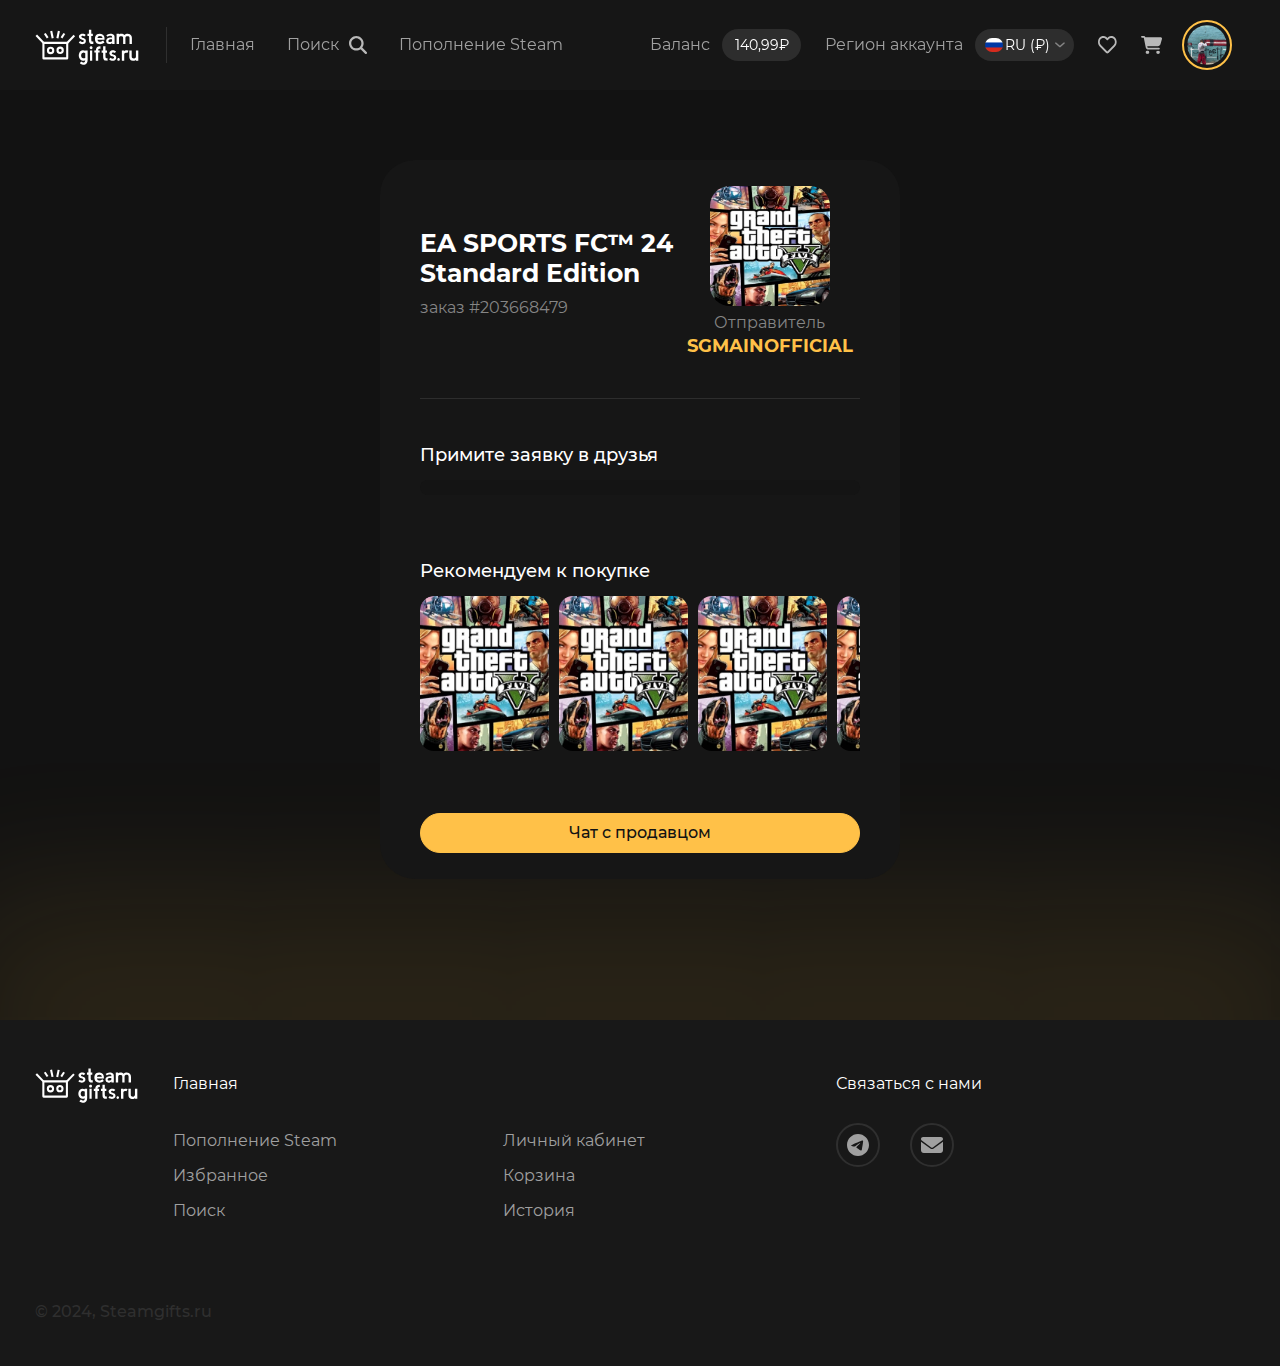
<file: main.html>
<!DOCTYPE html>
<html lang="ru">

<head>
	<meta charset="UTF-8">
	<meta name="viewport" content="width=device-width, initial-scale=1.0">
	<meta name="robots" content="noindex, nofollow">
	<title>STEAMGIFTS - Первый магазин игр Steam в Telegram</title>
	<meta name="theme-color" content="#FFC148">
	<link type="image/svg" rel="shortcut icon" href="./favicon.svg">
	<link rel="stylesheet" href="./css/style.css">
</head>

<body>
	<header class="header">
		<div class="container fx-ac">
			<a href="./index.html" class="logo"><img src="img/logo.svg" alt="i"></a>
			<nav class="fx-ac nav">
				<a href="./index.html" class="nav__link">Главная</a>
				<a href="./search.html" class="nav__link fx-ac fill"> Поиск
					<img class="nav__link--img" src="img/search.svg" alt="i">
				</a>
				<a href="./refill.html" class="nav__link">Пополнение Steam</a>

				<div class="nav-right fx-ac">
					<span class="nav__link fx-ac"> Баланс
						<span class="tag">140,99₽</span>
					</span>
					<span class="nav__link fx-ac"> Регион аккаунта
						<span class="ddown">
							<span class="tag ddown_btn">
								<img src="img/ru.jpg" class="tag-img" alt="i"> RU (₽)
							</span>
							<span class="ddown-content">
								<label id="val_1" class="tag ddown_item">
									<img src="img/ru.jpg" class="tag-img" alt="i"> RU (₽)
									<input type="radio" name="region" value="RU (₽)" id="val_1">
								</label>
								<label id="val_2" class="tag ddown_item">
									<img src="img/kz.jpg" class="tag-img" alt="i">KZ (₸)
									<input type="radio" name="region" value="KZ (₸)" id="val_2">
								</label>
								<label id="val_3" class="tag ddown_item">
									<img src="img/kz.jpg" class="tag-img" alt="i">CIS ($)
									<input type="radio" name="region" value="CIS ($)" id="val_3">
								</label>
							</span>
						</span>
					</span>
				</div>
			</nav>
			<nav class="nav-sec fx-ac">
				<a href="./whishlist.html" class="nav__ic"><img src="img/fav.svg" alt="i"></a>
				<a href="./cart.html" class="nav__ic"><img src="img/cart.svg" alt="i"></a>
				<div class="user">
					<button class="user__avatar"><img src="img/user.png" alt="i"></button>
					<div class="user-menu fx-col">
						<span class="user__name">steamgifts</span>
						<span class="user__id">@steamgiftsru</span>
						<a href="./lk.html" class="user__btn fill fx-ac">
							<img src="img/lk.svg" alt="i">
							<span>Личный кабинет</span>
						</a>
						<a href="#" class="user__link c-red">Выйти</a>
					</div>
				</div>
				<button class="btn__menu"><span></span></button>
			</nav>
		</div>
	</header>

	<main class="main lk fx-col">
		<div class="lk-container container fx-as fx-jc">
			<div class="lk-content">
				<div class="box-header fx-ac">
					<div class="box-col">
						<h1 class="lk__subheading">EA SPORTS FC™ 24 Standard Edition</h1>
						<p class="c-gray">заказ #203668479</p>
					</div>
					<div class="box-sender">
						<img src="img/gta.jpg" alt="i">
						<p class="box-sender__text c-gray">Отправитель</p>
						<h3 class="box-sender__heading">SGMAINOFFICIAL</h3>
					</div>
				</div>

				<div class="box-row">
					<h3 class="lk__headline">Примите заявку в друзья</h3>
					<div class="range"><span class="range__item"></span></div>
				</div>

				<div class="purchase">
					<h3 class="lk__headline">Рекомендуем к покупке</h3>
					<div class="purchase-wrap fx">
						<a href="#" class="purchase-item"><img src="img/gta.jpg" alt="i"></a>
						<a href="#" class="purchase-item"><img src="img/gta.jpg" alt="i"></a>
						<a href="#" class="purchase-item"><img src="img/gta.jpg" alt="i"></a>
						<a href="#" class="purchase-item"><img src="img/gta.jpg" alt="i"></a>
						<a href="#" class="purchase-item"><img src="img/gta.jpg" alt="i"></a>
						<a href="#" class="purchase-item"><img src="img/gta.jpg" alt="i"></a>
						<a href="#" class="purchase-item"><img src="img/gta.jpg" alt="i"></a>
						<a href="#" class="purchase-item"><img src="img/gta.jpg" alt="i"></a>
					</div>
				</div>

				<div class="lk-btns">
					<a href="#" class="btn w-100 fx-jc">Чат с продавцом</a>
				</div>

			</div>
		</div>
	</main>

	<footer class="footer">
		<div class="container fx-w fx-as">
			<div class="col">
				<a class="logo" href="./index.html"><img src="img/logo.svg" alt="i"></a>
			</div>

			<nav class="col">
				<a href="./index.html" class="footer__heading">Главная</a>
				<div class="fx-w fx-as footer-list">
					<a href="./refill.html" class="footer__link">Пополнение Steam</a>
					<a href="./lk.html" class="footer__link">Личный кабинет</a>
					<a href="./whishlist.html" class="footer__link">Избранное</a>
					<a href="cart.html" class="footer__link">Корзина</a>
					<a href="./search.html" class="footer__link">Поиск</a>
					<a href="./history.html" class="footer__link">История</a>
				</div>
			</nav>

			<nav class="col">
				<span class="footer__heading">Связаться с нами</span>
				<div class="fx-w fx-as footer-list">
					<a href="#" class="footer__ic"><img src="img/tg-round-gray.svg" loading="lazy" alt="i"></a>
					<a href="#" class="footer__ic"><img src="img/email-gray.svg" loading="lazy" alt="i"></a>
				</div>
			</nav>

			<div class="footer-bottom">
				<p>© 2024, Steamgifts.ru</p>
			</div>
		</div>
	</footer>

	<script src="./js/jquery.min.js"></script>
	<script src="./js/slick.min.js"></script>
	<script src="./js/scripts.js"></script>
</body>

</html>
</file>
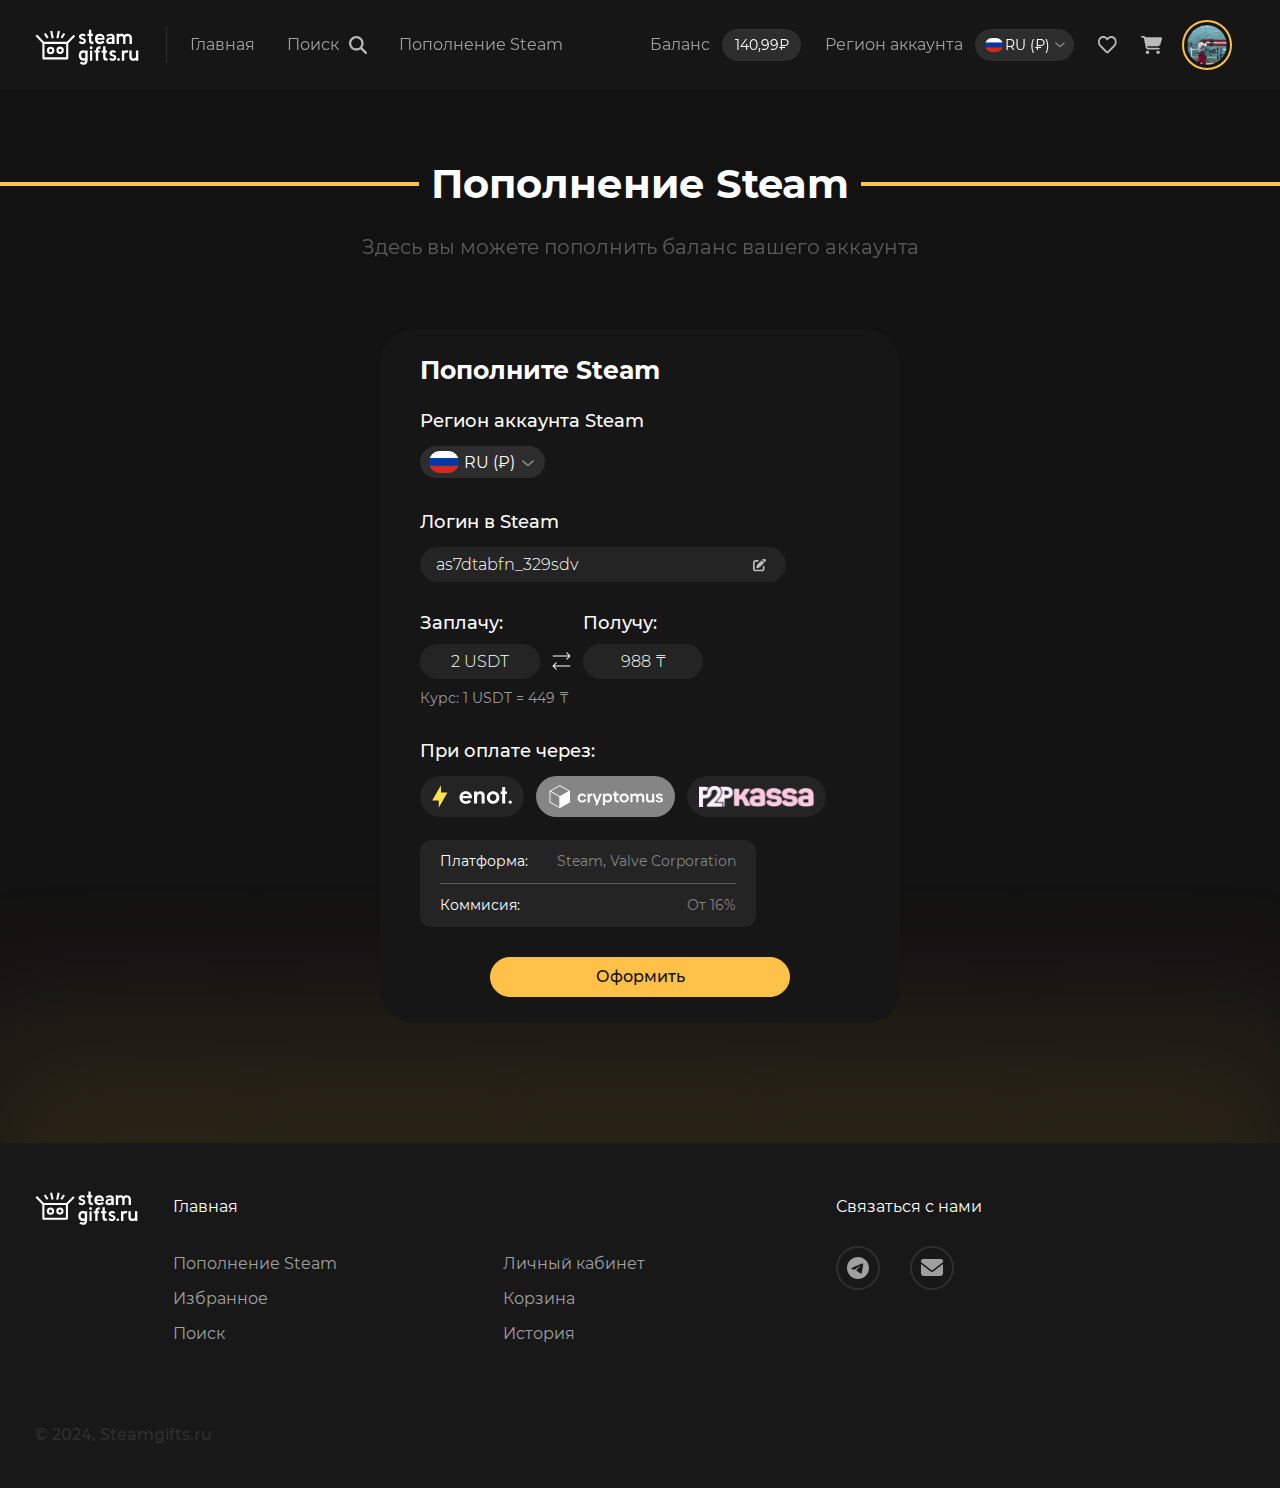
<file: refill.html>
<!DOCTYPE html>
<html lang="ru">

<head>
	<meta charset="UTF-8">
	<meta name="viewport" content="width=device-width, initial-scale=1.0">
	<meta name="robots" content="noindex, nofollow">
	<title>STEAMGIFTS - Первый магазин игр Steam в Telegram</title>
	<meta name="theme-color" content="#FFC148">
	<link type="image/svg" rel="shortcut icon" href="./favicon.svg">
	<link rel="stylesheet" href="./css/style.css">
</head>

<body>
	<header class="header">
		<div class="container fx-ac">
			<a href="./index.html" class="logo"><img src="img/logo.svg" alt="i"></a>
			<nav class="fx-ac nav">
				<a href="./index.html" class="nav__link">Главная</a>
				<a href="./search.html" class="nav__link fx-ac fill"> Поиск
					<img class="nav__link--img" src="img/search.svg" alt="i">
				</a>
				<a href="./refill.html" class="nav__link">Пополнение Steam</a>

				<div class="nav-right fx-ac">
					<span class="nav__link fx-ac"> Баланс
						<span class="tag">140,99₽</span>
					</span>
					<span class="nav__link fx-ac"> Регион аккаунта
						<span class="ddown">
							<span class="tag ddown_btn">
								<img src="img/ru.jpg" class="tag-img" alt="i"> RU (₽)
							</span>
							<span class="ddown-content">
								<label id="val_1" class="tag ddown_item">
									<img src="img/ru.jpg" class="tag-img" alt="i"> RU (₽)
									<input type="radio" name="region" value="RU (₽)" id="val_1">
								</label>
								<label id="val_2" class="tag ddown_item">
									<img src="img/kz.jpg" class="tag-img" alt="i">KZ (₸)
									<input type="radio" name="region" value="KZ (₸)" id="val_2">
								</label>
								<label id="val_3" class="tag ddown_item">
									<img src="img/kz.jpg" class="tag-img" alt="i">CIS ($)
									<input type="radio" name="region" value="CIS ($)" id="val_3">
								</label>
							</span>
						</span>
					</span>
				</div>
			</nav>
			<nav class="nav-sec fx-ac">
				<a href="./whishlist.html" class="nav__ic"><img src="img/fav.svg" alt="i"></a>
				<a href="./cart.html" class="nav__ic"><img src="img/cart.svg" alt="i"></a>
				<div class="user">
					<button class="user__avatar"><img src="img/user.png" alt="i"></button>
					<div class="user-menu fx-col">
						<span class="user__name">steamgifts</span>
						<span class="user__id">@steamgiftsru</span>
						<a href="./lk.html" class="user__btn fill fx-ac">
							<img src="img/lk.svg" alt="i">
							<span>Личный кабинет</span>
						</a>
						<a href="#" class="user__link c-red">Выйти</a>
					</div>
				</div>
				<button class="btn__menu"><span></span></button>
			</nav>
		</div>
	</header>

	<main class="main lk fx-col">
		<div class="lk-title">
			<h1 class="lk__heading"><span>Пополнение Steam</span></h1>
			<p class="lk__textline">Здесь вы можете пополнить баланс вашего аккаунта</p>
		</div>

		<div class="lk-container container fx-as fx-jc">
			<div class="lk-content">
				<h2 class="lk__subheading">Пополните Steam</h2>

				<h3 class="lk__headline">Регион аккаунта Steam</h3>
				<div class="ddown --lg">
					<span class="tag ddown_btn">
						<img src="img/ru.jpg" class="tag-img" alt="i"> RU (₽)
					</span>
					<span class="ddown-content">
						<label id="val_1" class="tag ddown_item">
							<img src="img/ru.jpg" class="tag-img" alt="i"> RU (₽)
							<input type="radio" name="region" value="RU (₽)" id="val_1">
						</label>
						<label id="val_2" class="tag ddown_item">
							<img src="img/kz.jpg" class="tag-img" alt="i">KZ (₸)
							<input type="radio" name="region" value="KZ (₸)" id="val_2">
						</label>
						<label id="val_3" class="tag ddown_item">
							<img src="img/kz.jpg" class="tag-img" alt="i">CIS ($)
							<input type="radio" name="region" value="CIS ($)" id="val_3">
						</label>
					</span>
				</div>

				<h3 class="lk__headline">Логин в Steam</h3>
				<div class="inp">
					<input type="text" value="as7dtabfn_329sdv">
					<span class="inp__edit fill"><img src="img/edit.svg" alt="i"></span>
				</div>

				<div class="dinp fx-ae">
					<div class="inp">
						<h3 class="lk__headline">Заплачу:</h3>
						<input type="text" value="2 USDT">
					</div>
					<img src="img/swap.svg" class="swap" alt="i">
					<div class="inp">
						<h3 class="lk__headline">Получу:</h3>
						<input type="text" value="988 ₸">
					</div>
				</div>
				<p class="dinp__text">Курс: 1 USDT = 449 ₸ </p>

				<h3 class="lk__headline">При оплате через:</h3>
				<div class="fx-ac fx-w radio-wrap">
					<div class="radio">
						<input type="radio" name="payment">
						<label><img src="img/enot.svg" alt="i"></label>
					</div>
					<div class="radio">
						<input type="radio" checked name="payment">
						<label><img src="img/cryptomus.svg" alt="i"></label>
					</div>
					<div class="radio">
						<input type="radio" name="payment">
						<label><img src="img/p2p-kassa.png" alt="i"></label>
					</div>
				</div>

				<ul class="lk-list">
					<li>
						<span>Платформа:</span>
						<span class="c-gray">Steam, Valve Corporation</span>
					</li>
					<li>
						<span>Коммисия:</span>
						<span class="c-gray">От 16%</span>
					</li>
				</ul>

				<button type="submit" class="btn fx-jc lk__submit">Оформить</button>

			</div>
		</div>
	</main>

	<footer class="footer">
		<div class="container fx-w fx-as">
			<div class="col">
				<a class="logo" href="./index.html"><img src="img/logo.svg" alt="i"></a>
			</div>

			<nav class="col">
				<a href="./index.html" class="footer__heading">Главная</a>
				<div class="fx-w fx-as footer-list">
					<a href="./refill.html" class="footer__link">Пополнение Steam</a>
					<a href="./lk.html" class="footer__link">Личный кабинет</a>
					<a href="./whishlist.html" class="footer__link">Избранное</a>
					<a href="cart.html" class="footer__link">Корзина</a>
					<a href="./search.html" class="footer__link">Поиск</a>
					<a href="./history.html" class="footer__link">История</a>
				</div>
			</nav>

			<nav class="col">
				<span class="footer__heading">Связаться с нами</span>
				<div class="fx-w fx-as footer-list">
					<a href="#" class="footer__ic"><img src="img/tg-round-gray.svg" loading="lazy" alt="i"></a>
					<a href="#" class="footer__ic"><img src="img/email-gray.svg" loading="lazy" alt="i"></a>
				</div>
			</nav>

			<div class="footer-bottom">
				<p>© 2024, Steamgifts.ru</p>
			</div>
		</div>
	</footer>

	<script src="./js/jquery.min.js"></script>
	<script src="./js/slick.min.js"></script>
	<script src="./js/scripts.js"></script>
</body>

</html>
</file>
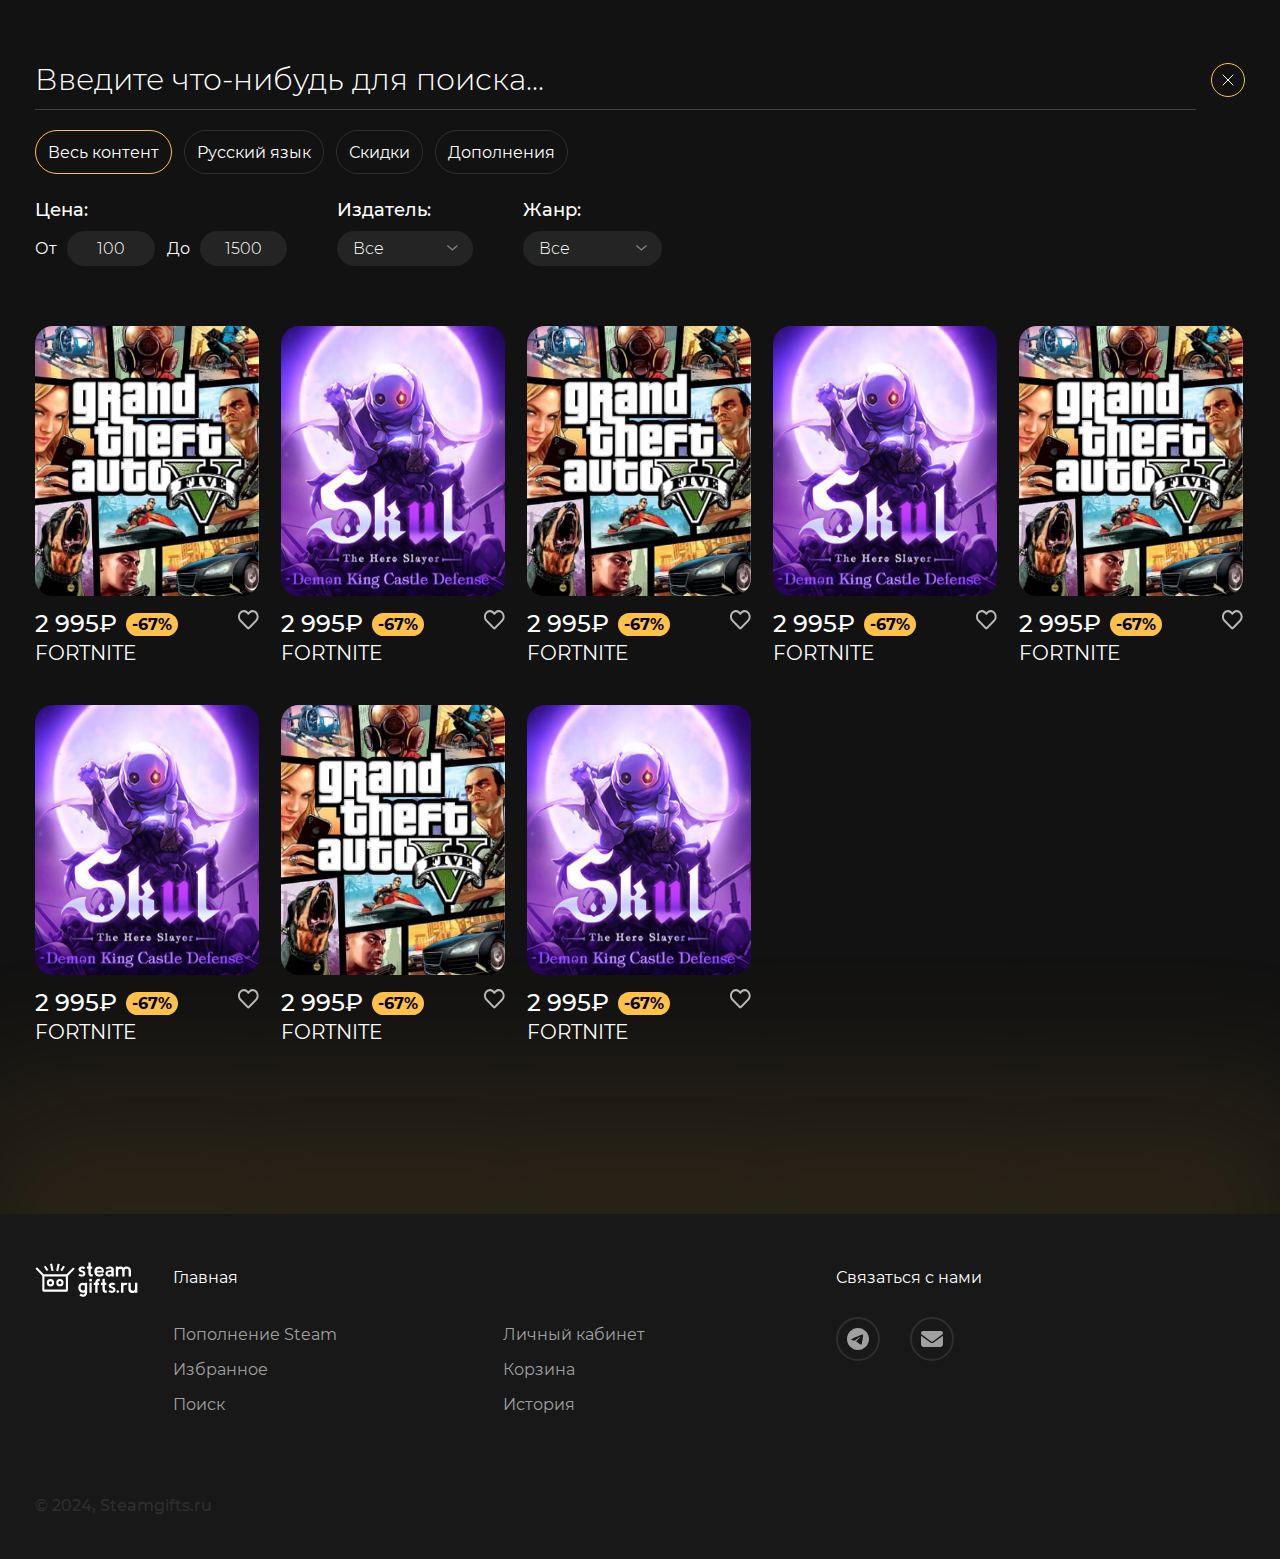
<file: search.html>
<!DOCTYPE html>
<html lang="ru">

<head>
	<meta charset="UTF-8">
	<meta name="viewport" content="width=device-width, initial-scale=1.0">
	<meta name="robots" content="noindex, nofollow">
	<title>STEAMGIFTS - Первый магазин игр Steam в Telegram</title>
	<meta name="theme-color" content="#FFC148">
	<link type="image/svg" rel="shortcut icon" href="./favicon.svg">
	<link rel="stylesheet" href="./css/style.css">
</head>

<body>
	<section class="search">
		<div class="container">
			<div class="fx-ac search-wrap">
				<input type="text" class="search__input" placeholder="Введите что-нибудь для поиска...">
				<a href="./index.html" class="btn btn-outline search__btn"><img src="img/close.svg" alt="i"></a>
			</div>

			<div class="fx-ac fx-w radio-wrap search-tabs">
				<div class="radio --outline">
					<input checked id="all" type="checkbox">
					<label>Весь контент</label>
				</div>
				<div class="radio --outline">
					<input type="checkbox">
					<label>Русский язык</label>
				</div>
				<div class="radio --outline">
					<input type="checkbox">
					<label>Скидки</label>
				</div>
				<div class="radio --outline">
					<input type="checkbox">
					<label>Дополнения</label>
				</div>
			</div>

			<div class="fx-as fx-w search-togglers">
				<div class="dinp fx-ae">
					<div class="inp">
						<h3 class="lk__headline">Цена:</h3>
						<div class="fx-ac">
							<span>От</span>
							<input type="text" placeholder="100">
						</div>
					</div>
					<div class="inp fx-ac">
						<span>До</span>
						<input type="text" placeholder="1500">
					</div>
				</div>

				<div class="dinp">
					<h3 class="lk__headline">Издатель:</h3>
					<select>
						<option value="Все">Все</option>
						<option value="Valve">Valve</option>
						<option value="Argentics">Argentics</option>
						<option value="Gamepack">Gamepack</option>
					</select>
				</div>

				<div class="dinp">
					<h3 class="lk__headline">Жанр:</h3>
					<select>
						<option value="Все">Все</option>
						<option value="Экшн">Экшн</option>
						<option value="Шутеры">Шутеры</option>
						<option value="Стрелялки">Стрелялки</option>
					</select>
				</div>
			</div>

			<div class="search-items fx-as fx-w">
				<div class="box">
					<img src="img/gta.jpg" alt="i" class="box__img">
					<button class="btn__fav" title="Добавть в избранное"></button>
					<h3 class="box__price fx-ac">
						<span>2 995₽</span>
						<span class="badge">-67%</span>
					</h3>
					<p class="box__text">FORTNITE</p>
					<a href="./card_2.html" class="box__link"></a>
				</div>
				<div class="box">
					<img src="img/skull.jpg" alt="i" class="box__img">
					<button class="btn__fav" title="Добавть в избранное"></button>
					<h3 class="box__price fx-ac">
						<span>2 995₽</span>
						<span class="badge">-67%</span>
					</h3>
					<p class="box__text">FORTNITE</p>
					<a href="./card_2.html" class="box__link"></a>
				</div>
				<div class="box">
					<img src="img/gta.jpg" alt="i" class="box__img">
					<button class="btn__fav" title="Добавть в избранное"></button>
					<h3 class="box__price fx-ac">
						<span>2 995₽</span>
						<span class="badge">-67%</span>
					</h3>
					<p class="box__text">FORTNITE</p>
					<a href="./card_2.html" class="box__link"></a>
				</div>
				<div class="box">
					<img src="img/skull.jpg" alt="i" class="box__img">
					<button class="btn__fav" title="Добавть в избранное"></button>
					<h3 class="box__price fx-ac">
						<span>2 995₽</span>
						<span class="badge">-67%</span>
					</h3>
					<p class="box__text">FORTNITE</p>
					<a href="./card_2.html" class="box__link"></a>
				</div>
				<div class="box">
					<img src="img/gta.jpg" alt="i" class="box__img">
					<button class="btn__fav" title="Добавть в избранное"></button>
					<h3 class="box__price fx-ac">
						<span>2 995₽</span>
						<span class="badge">-67%</span>
					</h3>
					<p class="box__text">FORTNITE</p>
					<a href="./card_2.html" class="box__link"></a>
				</div>
				<div class="box">
					<img src="img/skull.jpg" alt="i" class="box__img">
					<button class="btn__fav" title="Добавть в избранное"></button>
					<h3 class="box__price fx-ac">
						<span>2 995₽</span>
						<span class="badge">-67%</span>
					</h3>
					<p class="box__text">FORTNITE</p>
					<a href="./card_2.html" class="box__link"></a>
				</div>
				<div class="box">
					<img src="img/gta.jpg" alt="i" class="box__img">
					<button class="btn__fav" title="Добавть в избранное"></button>
					<h3 class="box__price fx-ac">
						<span>2 995₽</span>
						<span class="badge">-67%</span>
					</h3>
					<p class="box__text">FORTNITE</p>
					<a href="./card_2.html" class="box__link"></a>
				</div>
				<div class="box">
					<img src="img/skull.jpg" alt="i" class="box__img">
					<button class="btn__fav" title="Добавть в избранное"></button>
					<h3 class="box__price fx-ac">
						<span>2 995₽</span>
						<span class="badge">-67%</span>
					</h3>
					<p class="box__text">FORTNITE</p>
					<a href="./card_2.html" class="box__link"></a>
				</div>
			</div>

		</div>
	</section>

	<footer class="footer">
		<div class="container fx-w fx-as">
			<div class="col">
				<a class="logo" href="./index.html"><img src="img/logo.svg" alt="i"></a>
			</div>

			<nav class="col">
				<a href="./index.html" class="footer__heading">Главная</a>
				<div class="fx-w fx-as footer-list">
					<a href="./refill.html" class="footer__link">Пополнение Steam</a>
					<a href="./lk.html" class="footer__link">Личный кабинет</a>
					<a href="./whishlist.html" class="footer__link">Избранное</a>
					<a href="cart.html" class="footer__link">Корзина</a>
					<a href="./search.html" class="footer__link">Поиск</a>
					<a href="./history.html" class="footer__link">История</a>
				</div>
			</nav>

			<nav class="col">
				<span class="footer__heading">Связаться с нами</span>
				<div class="fx-w fx-as footer-list">
					<a href="#" class="footer__ic"><img src="img/tg-round-gray.svg" loading="lazy" alt="i"></a>
					<a href="#" class="footer__ic"><img src="img/email-gray.svg" loading="lazy" alt="i"></a>
				</div>
			</nav>

			<div class="footer-bottom">
				<p>© 2024, Steamgifts.ru</p>
			</div>
		</div>
	</footer>

	<script src="./js/jquery.min.js"></script>
	<script src="./js/slick.min.js"></script>
	<script src="./js/scripts.js"></script>
</body>

</html>
</file>
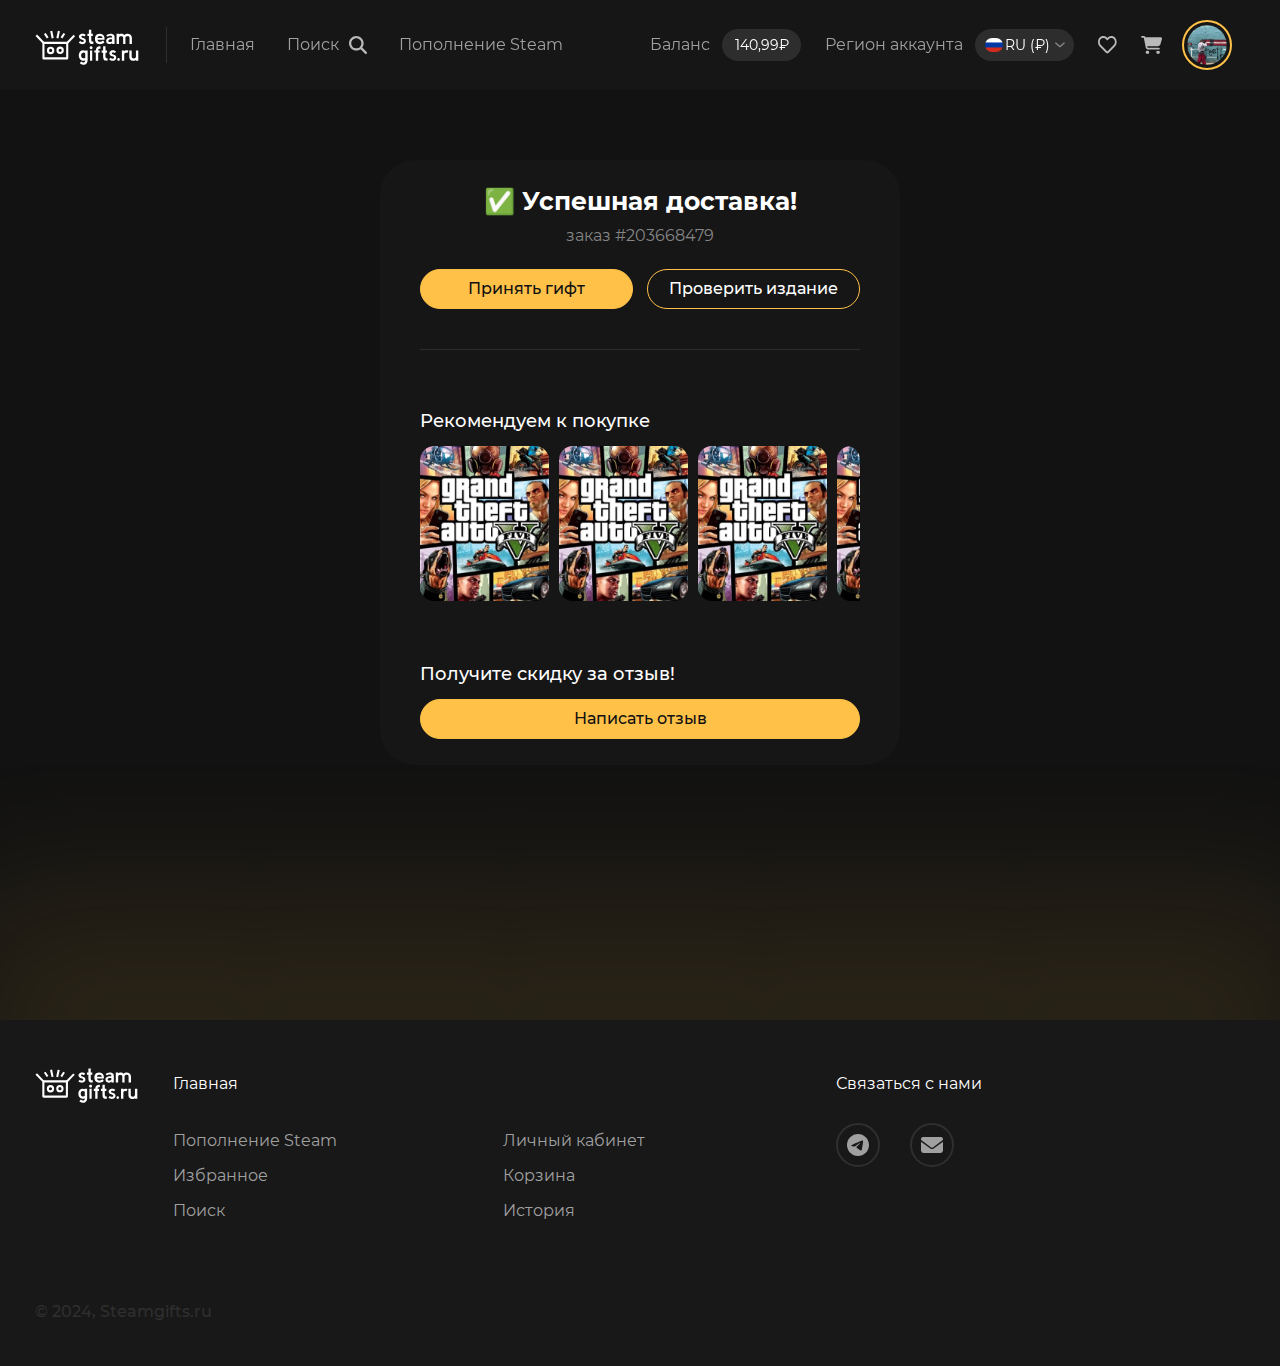
<file: succesful.html>
<!DOCTYPE html>
<html lang="ru">

<head>
	<meta charset="UTF-8">
	<meta name="viewport" content="width=device-width, initial-scale=1.0">
	<meta name="robots" content="noindex, nofollow">
	<title>STEAMGIFTS - Первый магазин игр Steam в Telegram</title>
	<meta name="theme-color" content="#FFC148">
	<link type="image/svg" rel="shortcut icon" href="./favicon.svg">
	<link rel="stylesheet" href="./css/style.css">
</head>

<body>
	<header class="header">
		<div class="container fx-ac">
			<a href="./index.html" class="logo"><img src="img/logo.svg" alt="i"></a>
			<nav class="fx-ac nav">
				<a href="./index.html" class="nav__link">Главная</a>
				<a href="./search.html" class="nav__link fx-ac fill"> Поиск
					<img class="nav__link--img" src="img/search.svg" alt="i">
				</a>
				<a href="./refill.html" class="nav__link">Пополнение Steam</a>

				<div class="nav-right fx-ac">
					<span class="nav__link fx-ac"> Баланс
						<span class="tag">140,99₽</span>
					</span>
					<span class="nav__link fx-ac"> Регион аккаунта
						<span class="ddown">
							<span class="tag ddown_btn">
								<img src="img/ru.jpg" class="tag-img" alt="i"> RU (₽)
							</span>
							<span class="ddown-content">
								<label id="val_1" class="tag ddown_item">
									<img src="img/ru.jpg" class="tag-img" alt="i"> RU (₽)
									<input type="radio" name="region" value="RU (₽)" id="val_1">
								</label>
								<label id="val_2" class="tag ddown_item">
									<img src="img/kz.jpg" class="tag-img" alt="i">KZ (₸)
									<input type="radio" name="region" value="KZ (₸)" id="val_2">
								</label>
								<label id="val_3" class="tag ddown_item">
									<img src="img/kz.jpg" class="tag-img" alt="i">CIS ($)
									<input type="radio" name="region" value="CIS ($)" id="val_3">
								</label>
							</span>
						</span>
					</span>
				</div>
			</nav>
			<nav class="nav-sec fx-ac">
				<a href="./whishlist.html" class="nav__ic"><img src="img/fav.svg" alt="i"></a>
				<a href="./cart.html" class="nav__ic"><img src="img/cart.svg" alt="i"></a>
				<div class="user">
					<button class="user__avatar"><img src="img/user.png" alt="i"></button>
					<div class="user-menu fx-col">
						<span class="user__name">steamgifts</span>
						<span class="user__id">@steamgiftsru</span>
						<a href="./lk.html" class="user__btn fill fx-ac">
							<img src="img/lk.svg" alt="i">
							<span>Личный кабинет</span>
						</a>
						<a href="#" class="user__link c-red">Выйти</a>
					</div>
				</div>
				<button class="btn__menu"><span></span></button>
			</nav>
		</div>
	</header>

	<main class="main lk fx-col">
		<div class="lk-container container fx-as fx-jc">
			<div class="lk-content">
				<div class="box-header text-center">
					<h1 class="lk__subheading">✅ Успешная доставка!</h1>
					<p class="c-gray">заказ #203668479</p>
					<div class="lk-btns fx-ac fx-sm-col">
						<a href="#" class="btn fx-jc">Принять гифт</a>
						<a href="#" class="btn fx-jc btn-outline">Проверить издание</a>
					</div>
				</div>

				<div class="purchase">
					<h3 class="lk__headline">Рекомендуем к покупке</h3>
					<div class="purchase-wrap fx">
						<a href="#" class="purchase-item"><img src="img/gta.jpg" alt="i"></a>
						<a href="#" class="purchase-item"><img src="img/gta.jpg" alt="i"></a>
						<a href="#" class="purchase-item"><img src="img/gta.jpg" alt="i"></a>
						<a href="#" class="purchase-item"><img src="img/gta.jpg" alt="i"></a>
						<a href="#" class="purchase-item"><img src="img/gta.jpg" alt="i"></a>
						<a href="#" class="purchase-item"><img src="img/gta.jpg" alt="i"></a>
						<a href="#" class="purchase-item"><img src="img/gta.jpg" alt="i"></a>
						<a href="#" class="purchase-item"><img src="img/gta.jpg" alt="i"></a>
					</div>
				</div>

				<div class="lk-btns">
					<h3 class="lk__headline w-100">Получите скидку за отзыв!</h3>
					<a href="#" class="btn w-100 fx-jc">Написать отзыв</a>
				</div>

			</div>
		</div>
	</main>

	<footer class="footer">
		<div class="container fx-w fx-as">
			<div class="col">
				<a class="logo" href="./index.html"><img src="img/logo.svg" alt="i"></a>
			</div>

			<nav class="col">
				<a href="./index.html" class="footer__heading">Главная</a>
				<div class="fx-w fx-as footer-list">
					<a href="./refill.html" class="footer__link">Пополнение Steam</a>
					<a href="./lk.html" class="footer__link">Личный кабинет</a>
					<a href="./whishlist.html" class="footer__link">Избранное</a>
					<a href="cart.html" class="footer__link">Корзина</a>
					<a href="./search.html" class="footer__link">Поиск</a>
					<a href="./history.html" class="footer__link">История</a>
				</div>
			</nav>

			<nav class="col">
				<span class="footer__heading">Связаться с нами</span>
				<div class="fx-w fx-as footer-list">
					<a href="#" class="footer__ic"><img src="img/tg-round-gray.svg" loading="lazy" alt="i"></a>
					<a href="#" class="footer__ic"><img src="img/email-gray.svg" loading="lazy" alt="i"></a>
				</div>
			</nav>

			<div class="footer-bottom">
				<p>© 2024, Steamgifts.ru</p>
			</div>
		</div>
	</footer>

	<script src="./js/jquery.min.js"></script>
	<script src="./js/slick.min.js"></script>
	<script src="./js/scripts.js"></script>
</body>

</html>
</file>
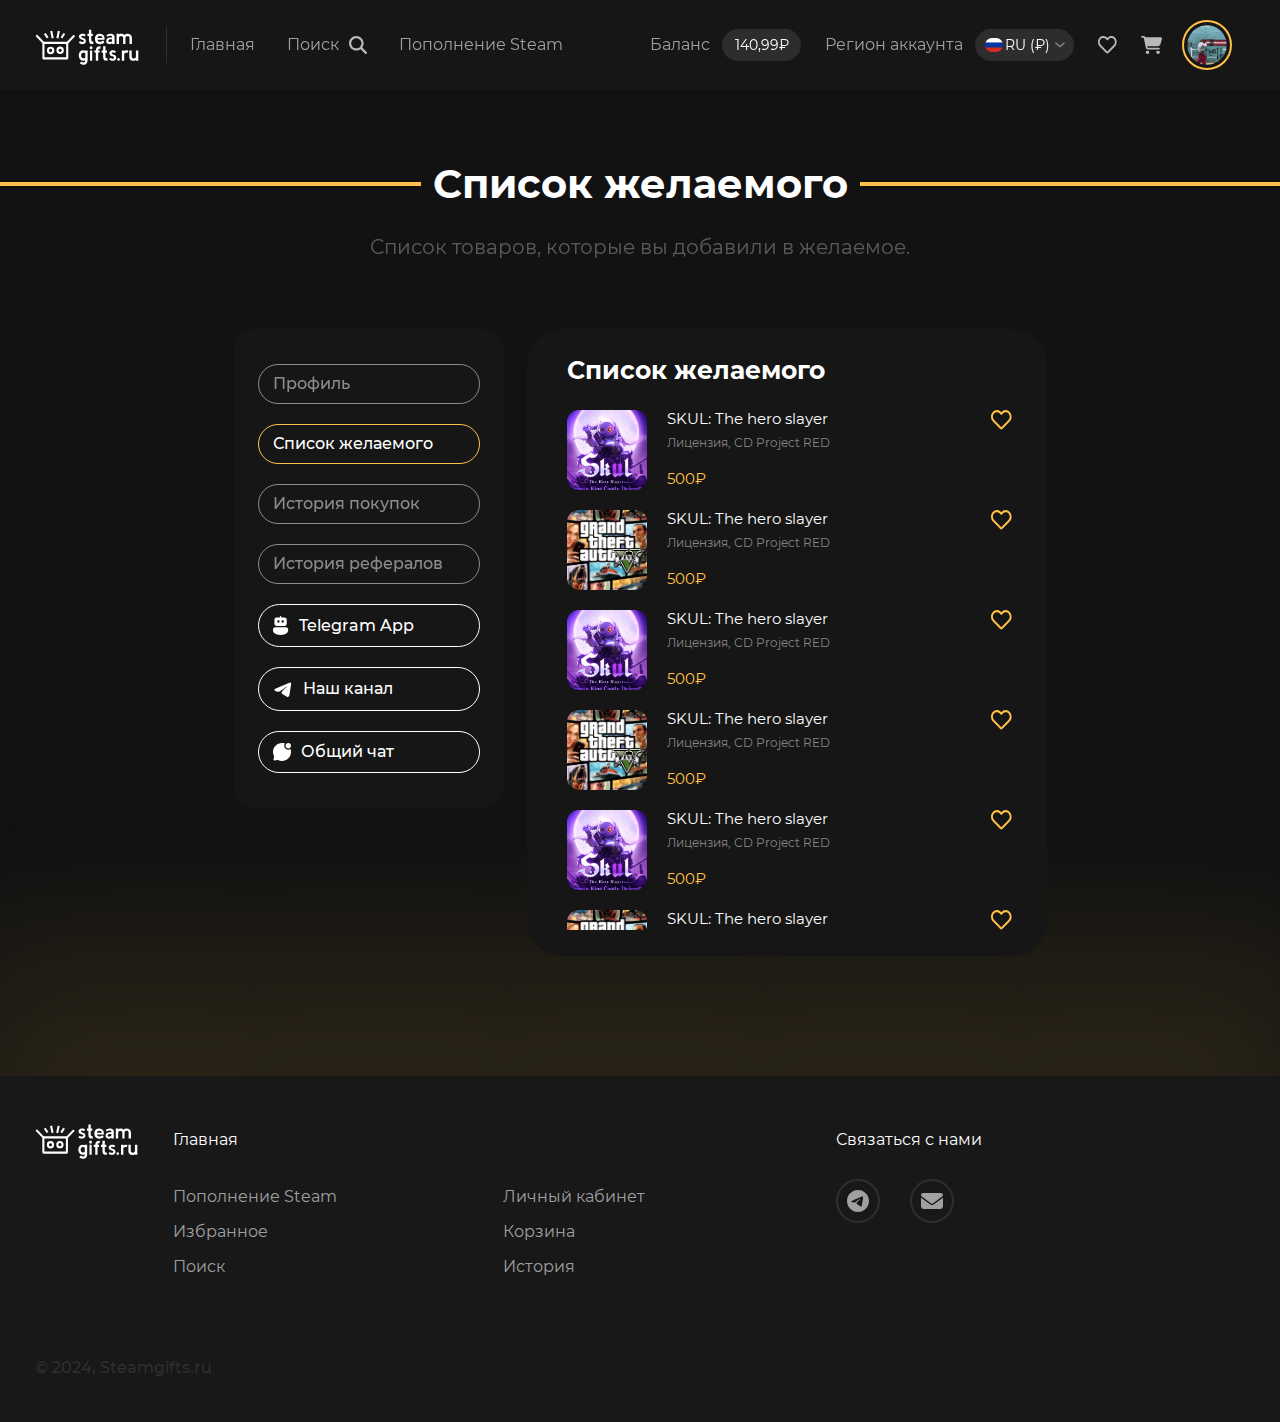
<file: whishlist.html>
<!DOCTYPE html>
<html lang="ru">

<head>
	<meta charset="UTF-8">
	<meta name="viewport" content="width=device-width, initial-scale=1.0">
	<meta name="robots" content="noindex, nofollow">
	<title>STEAMGIFTS - Первый магазин игр Steam в Telegram</title>
	<meta name="theme-color" content="#FFC148">
	<link type="image/svg" rel="shortcut icon" href="./favicon.svg">
	<link rel="stylesheet" href="./css/style.css">
</head>

<body>
	<header class="header">
		<div class="container fx-ac">
			<a href="./index.html" class="logo"><img src="img/logo.svg" alt="i"></a>
			<nav class="fx-ac nav">
				<a href="./index.html" class="nav__link">Главная</a>
				<a href="./search.html" class="nav__link fx-ac fill"> Поиск
					<img class="nav__link--img" src="img/search.svg" alt="i">
				</a>
				<a href="./refill.html" class="nav__link">Пополнение Steam</a>

				<div class="nav-right fx-ac">
					<span class="nav__link fx-ac"> Баланс
						<span class="tag">140,99₽</span>
					</span>
					<span class="nav__link fx-ac"> Регион аккаунта
						<span class="ddown">
							<span class="tag ddown_btn">
								<img src="img/ru.jpg" class="tag-img" alt="i"> RU (₽)
							</span>
							<span class="ddown-content">
								<label id="val_1" class="tag ddown_item">
									<img src="img/ru.jpg" class="tag-img" alt="i"> RU (₽)
									<input type="radio" name="region" value="RU (₽)" id="val_1">
								</label>
								<label id="val_2" class="tag ddown_item">
									<img src="img/kz.jpg" class="tag-img" alt="i">KZ (₸)
									<input type="radio" name="region" value="KZ (₸)" id="val_2">
								</label>
								<label id="val_3" class="tag ddown_item">
									<img src="img/kz.jpg" class="tag-img" alt="i">CIS ($)
									<input type="radio" name="region" value="CIS ($)" id="val_3">
								</label>
							</span>
						</span>
					</span>
				</div>
			</nav>
			<nav class="nav-sec fx-ac">
				<a href="./whishlist.html" class="nav__ic"><img src="img/fav.svg" alt="i"></a>
				<a href="./cart.html" class="nav__ic"><img src="img/cart.svg" alt="i"></a>
				<div class="user">
					<button class="user__avatar"><img src="img/user.png" alt="i"></button>
					<div class="user-menu fx-col">
						<span class="user__name">steamgifts</span>
						<span class="user__id">@steamgiftsru</span>
						<a href="./lk.html" class="user__btn fill fx-ac">
							<img src="img/lk.svg" alt="i">
							<span>Личный кабинет</span>
						</a>
						<a href="#" class="user__link c-red">Выйти</a>
					</div>
				</div>
				<button class="btn__menu"><span></span></button>
			</nav>
		</div>
	</header>

	<main class="main lk fx-col">
		<div class="lk-title">
			<h1 class="lk__heading">
				<span>Список желаемого</span>
			</h1>
			<p class="lk__textline">
				Список товаров, которые вы добавили в желаемое.
			</p>
		</div>

		<div class="lk-container container fx-as fx-jc">
			<nav class="lk-nav fx-col">
				<a href="./lk.html" class="lk-nav__link btn btn-outline --white ">Профиль</a>
				<a href="./whishlist.html" class="lk-nav__link btn btn-outline --white active">Список желаемого</a>
				<a href="./history.html" class="lk-nav__link btn btn-outline --white">История покупок</a>
				<a href="#" class="lk-nav__link btn btn-outline --white">История рефералов</a>

				<a href="#" target="_blank" class="btn btn-outline --white">
					<img src="img/app.svg" alt="i">
					<span>Telegram App</span>
				</a>
				<a href="#" target="_blank" class="btn btn-outline --white">
					<img src="img/tg.svg" alt="i">
					<span>Наш канал</span>
				</a>
				<a href="#" target="_blank" class="btn btn-outline --white">
					<img src="img//chat.svg" alt="i">
					<span>Общий чат</span>
				</a>
			</nav>

			<div class="lk-content">
				<h2 class="lk__subheading">Список желаемого</h2>
				<div class="card-fixed">
					<div class="lk-item fx-as">
						<img src="img/skull.jpg" alt="i" class="lk-item__img">
						<div class="lk-item-title">
							<button class="btn__fav is_active lk-item__btn" title="Добавть в избранное"></button>
							<h3 class="lk-item__heading">SKUL: The hero slayer</h3>
							<p class="lk-item__text">Лицензия, CD Project RED</p>
							<p class="lk-item__heading c-prime">500₽</p>
						</div>
					</div>
					<div class="lk-item fx-as">
						<img src="img/gta.jpg" alt="i" class="lk-item__img">
						<div class="lk-item-title">
							<button class="btn__fav is_active lk-item__btn" title="Добавть в избранное"></button>
							<h3 class="lk-item__heading">SKUL: The hero slayer</h3>
							<p class="lk-item__text">Лицензия, CD Project RED</p>
							<p class="lk-item__heading c-prime">500₽</p>
						</div>
					</div>
					<div class="lk-item fx-as">
						<img src="img/skull.jpg" alt="i" class="lk-item__img">
						<div class="lk-item-title">
							<button class="btn__fav is_active lk-item__btn" title="Добавть в избранное"></button>
							<h3 class="lk-item__heading">SKUL: The hero slayer</h3>
							<p class="lk-item__text">Лицензия, CD Project RED</p>
							<p class="lk-item__heading c-prime">500₽</p>
						</div>
					</div>
					<div class="lk-item fx-as">
						<img src="img/gta.jpg" alt="i" class="lk-item__img">
						<div class="lk-item-title">
							<button class="btn__fav is_active lk-item__btn" title="Добавть в избранное"></button>
							<h3 class="lk-item__heading">SKUL: The hero slayer</h3>
							<p class="lk-item__text">Лицензия, CD Project RED</p>
							<p class="lk-item__heading c-prime">500₽</p>
						</div>
					</div>
					<div class="lk-item fx-as">
						<img src="img/skull.jpg" alt="i" class="lk-item__img">
						<div class="lk-item-title">
							<button class="btn__fav is_active lk-item__btn" title="Добавть в избранное"></button>
							<h3 class="lk-item__heading">SKUL: The hero slayer</h3>
							<p class="lk-item__text">Лицензия, CD Project RED</p>
							<p class="lk-item__heading c-prime">500₽</p>
						</div>
					</div>
					<div class="lk-item fx-as">
						<img src="img/gta.jpg" alt="i" class="lk-item__img">
						<div class="lk-item-title">
							<button class="btn__fav is_active lk-item__btn" title="Добавть в избранное"></button>
							<h3 class="lk-item__heading">SKUL: The hero slayer</h3>
							<p class="lk-item__text">Лицензия, CD Project RED</p>
							<p class="lk-item__heading c-prime">500₽</p>
						</div>
					</div>
					<div class="lk-item fx-as">
						<img src="img/gta.jpg" alt="i" class="lk-item__img">
						<div class="lk-item-title">
							<button class="btn__fav is_active lk-item__btn" title="Добавть в избранное"></button>
							<h3 class="lk-item__heading">SKUL: The hero slayer</h3>
							<p class="lk-item__text">Лицензия, CD Project RED</p>
							<p class="lk-item__heading c-prime">500₽</p>
						</div>
					</div>
					<div class="lk-item fx-as">
						<img src="img/gta.jpg" alt="i" class="lk-item__img">
						<div class="lk-item-title">
							<button class="btn__fav is_active lk-item__btn" title="Добавть в избранное"></button>
							<h3 class="lk-item__heading">SKUL: The hero slayer</h3>
							<p class="lk-item__text">Лицензия, CD Project RED</p>
							<p class="lk-item__heading c-prime">500₽</p>
						</div>
					</div>
					<div class="lk-item fx-as">
						<img src="img/gta.jpg" alt="i" class="lk-item__img">
						<div class="lk-item-title">
							<button class="btn__fav is_active lk-item__btn" title="Добавть в избранное"></button>
							<h3 class="lk-item__heading">SKUL: The hero slayer</h3>
							<p class="lk-item__text">Лицензия, CD Project RED</p>
							<p class="lk-item__heading c-prime">500₽</p>
						</div>
					</div>
				</div>
			</div>
		</div>
	</main>

	<footer class="footer">
		<div class="container fx-w fx-as">
			<div class="col">
				<a class="logo" href="./index.html"><img src="img/logo.svg" alt="i"></a>
			</div>

			<nav class="col">
				<a href="./index.html" class="footer__heading">Главная</a>
				<div class="fx-w fx-as footer-list">
					<a href="./refill.html" class="footer__link">Пополнение Steam</a>
					<a href="./lk.html" class="footer__link">Личный кабинет</a>
					<a href="./whishlist.html" class="footer__link">Избранное</a>
					<a href="cart.html" class="footer__link">Корзина</a>
					<a href="./search.html" class="footer__link">Поиск</a>
					<a href="./history.html" class="footer__link">История</a>
				</div>
			</nav>

			<nav class="col">
				<span class="footer__heading">Связаться с нами</span>
				<div class="fx-w fx-as footer-list">
					<a href="#" class="footer__ic"><img src="img/tg-round-gray.svg" loading="lazy" alt="i"></a>
					<a href="#" class="footer__ic"><img src="img/email-gray.svg" loading="lazy" alt="i"></a>
				</div>
			</nav>

			<div class="footer-bottom">
				<p>© 2024, Steamgifts.ru</p>
			</div>
		</div>
	</footer>

	<script src="./js/jquery.min.js"></script>
	<script src="./js/slick.min.js"></script>
	<script src="./js/scripts.js"></script>
</body>

</html>
</file>
<file: css/style.css>
html{font-family:sans-serif;-ms-text-size-adjust:100%;-webkit-text-size-adjust:100%}body{margin:0}article,aside,details,figcaption,figure,footer,header,hgroup,main,nav,section,summary{display:block}audio,canvas,progress,video{display:inline-block;vertical-align:baseline}audio:not([controls]){display:none;height:0}[hidden],template{display:none}a{background:rgba(0,0,0,0)}a:active,a:hover{outline:0}abbr[title]{border-bottom:1px dotted}b,strong{font-weight:bold}dfn{font-style:italic}h1{font-size:2em;margin:.67em 0}mark{background:#ff0;color:#000}small{font-size:80%}sub,sup{font-size:75%;line-height:0;position:relative;vertical-align:baseline}sup{top:-0.5em}sub{bottom:-0.25em}img{border:0}svg:not(:root){overflow:hidden}figure{margin:1em 40px}hr{-moz-box-sizing:content-box;-webkit-box-sizing:content-box;box-sizing:content-box;height:0}pre{overflow:auto}code,kbd,pre,samp{font-family:monospace,monospace;font-size:1em}button,input,optgroup,select,textarea{color:inherit;font:inherit;margin:0}button{overflow:visible}button,select{text-transform:none}button,html input[type=button],input[type=reset],input[type=submit]{-webkit-appearance:button;cursor:pointer}button[disabled],html input[disabled]{cursor:default}button::-moz-focus-inner,input::-moz-focus-inner{border:0;padding:0}input{line-height:normal}input[type=checkbox],input[type=radio]{-webkit-box-sizing:border-box;-moz-box-sizing:border-box;box-sizing:border-box;padding:0}input[type=number]::-webkit-inner-spin-button,input[type=number]::-webkit-outer-spin-button{height:auto}input[type=search]{-webkit-appearance:textfield;-moz-box-sizing:content-box;-webkit-box-sizing:content-box;box-sizing:content-box}input[type=search]::-webkit-search-cancel-button,input[type=search]::-webkit-search-decoration{-webkit-appearance:none}legend{border:0;padding:0}textarea{overflow:auto}optgroup{font-weight:bold}table{border-collapse:collapse;border-spacing:0}td,th{padding:0}@font-face{font-family:"Montserrat";src:url("../fonts/Montserrat-Light.woff") format("woff");font-weight:300;font-style:normal;font-display:swap}@font-face{font-family:"Montserrat";src:url("../fonts/Montserrat-Medium.woff") format("woff");font-weight:500;font-style:normal;font-display:swap}@font-face{font-family:"Montserrat";src:url("../fonts/Montserrat-Bold.woff") format("woff");font-weight:bold;font-style:normal;font-display:swap}@font-face{font-family:"Montserrat";src:url("../fonts/Montserrat-SemiBold.woff") format("woff");font-weight:600;font-style:normal;font-display:swap}@font-face{font-family:"Montserrat";src:url("../fonts/Montserrat-Regular.woff") format("woff");font-weight:normal;font-style:normal;font-display:swap}@font-face{font-family:"Montserrat";src:url("../fonts/Montserrat-ExtraBold.woff") format("woff");font-weight:800;font-style:normal;font-display:swap}@font-face{font-family:"Montserrat";src:url("../fonts/Montserrat-Black.woff") format("woff");font-weight:900;font-style:normal;ont-display:swap}*{padding:0;margin:0;-webkit-box-sizing:border-box;-moz-box-sizing:border-box;box-sizing:border-box;border:none;outline:none}:root{--balck: #121212;--gray: #A0A0A0;--prime: #FFC148;--red: #FF4242}body{min-height:100vh;font-size:16px;color:#fff;background-color:var(--balck);font-family:"Montserrat",sans-serif;position:relative;z-index:1}body.is_active{overflow:hidden}h1:last-child,h2:last-child,h3:last-child,h4:last-child,h5:last-child,h6:last-child,p:last-child{margin-bottom:0}.container{max-width:1430px;width:100%;margin:0 auto;padding:0 15px}main{padding-top:90px}@media screen and (max-width: 720px){main{padding-top:76px}}img{display:block;max-width:100%}a,button{color:#fff;text-decoration:none;-webkit-transition:all ease .3s;-o-transition:all ease .3s;transition:all ease .3s;background-color:rgba(0,0,0,0)}a:hover,button:hover{color:var(--prime)}a:hover img,button:hover img{-webkit-filter:none !important;filter:none !important;opacity:1 !important}a:active,button:active{opacity:1;-webkit-transform:scale(0.98);-ms-transform:scale(0.98);-o-transform:scale(0.98);transform:scale(0.98)}.fill img,.nav__ic img{-webkit-filter:brightness(10);filter:brightness(10);opacity:.7}.fill:hover,.nav__ic:hover{opacity:1}.h2,h2{font-size:39px;line-height:120%;margin:0 0 35px}.h2 .link::after,h2 .link::after{width:9px;height:17px;margin:0 0 0 24px}ul{list-style:none}.btn{display:-webkit-inline-box;display:-webkit-inline-flex;display:-moz-inline-box;display:-ms-inline-flexbox;display:inline-flex;font-weight:500;color:var(--balck);font-size:16px;line-height:100%;padding:11px 14px;background-color:var(--prime);-webkit-border-radius:50px;border-radius:50px;text-align:center;border:1.5px solid var(--prime)}.btn img{margin:0 10px 0 0;max-width:20px;max-height:20px;-o-object-fit:contain;object-fit:contain;-webkit-transition:all ease .2s;-o-transition:all ease .2s;transition:all ease .2s;-webkit-filter:brightness(10);filter:brightness(10)}.btn:hover{opacity:1;background-color:rgba(0,0,0,0)}.btn:hover img{-webkit-filter:none;filter:none}.btn-outline{background-color:rgba(0,0,0,0) !important;color:#fff}.btn-outline:hover{color:var(--prime)}.btn__fav{display:inline-block;width:21px;height:20px;background-repeat:no-repeat;background-position:center center;-webkit-background-size:contain;-o-background-size:contain;background-size:contain;background-image:url("../img/fav.svg");-webkit-filter:brightness(10);filter:brightness(10);opacity:.7;position:relative;z-index:9999}.btn__fav.is_active{opacity:1;-webkit-filter:none;filter:none}.btn.--white{background-color:#fff;border-color:#fff}.btn.disabled,.btn:disabled{pointer-events:none;background-color:#232323;color:var(--gray);border-color:#232323}.filter-none{-webkit-filter:none !important;filter:none !important;opacity:1 !important}.badge{display:inline-block;vertical-align:middle;color:#000;font-size:16px;line-height:120%;-webkit-border-radius:40px;border-radius:40px;background-color:var(--prime);padding:2px 6px;font-weight:700}@media screen and (max-width: 720px){.badge{font-size:15px}}.c-red{color:var(--red) !important}.c-prime{color:var(--prime) !important}.c-gray{color:#858585}.c-green{color:#41d61c}hr{margin:0;display:block;width:100%;height:1px;background-color:var(--prime)}.w-100{width:100% !important;max-width:100% !important}.text-center{text-align:center !important}.fx:not(.slick-initialized),.fx-w,.fx-jc,.fx-ac,.fx-as,.fx-col,.fx-jb,.fx-ae,.fx-js,body,.fx-je,.tag,.lk-list li{display:-webkit-box !important;display:-webkit-flex !important;display:-moz-box !important;display:-ms-flexbox !important;display:flex !important}.fx-col,body{-webkit-box-orient:vertical;-webkit-box-direction:normal;-webkit-flex-direction:column;-moz-box-orient:vertical;-moz-box-direction:normal;-ms-flex-direction:column;flex-direction:column}.fx-ac,.btn,.tag,.lk-list li{-webkit-box-align:center;-webkit-align-items:center;-moz-box-align:center;-ms-flex-align:center;align-items:center}.fx-jb,.lk-list li{-webkit-box-pack:justify;-webkit-justify-content:space-between;-moz-box-pack:justify;-ms-flex-pack:justify;justify-content:space-between}.fx-jc,.tag{-webkit-box-pack:center;-webkit-justify-content:center;-moz-box-pack:center;-ms-flex-pack:center;justify-content:center}.fx-w{-webkit-flex-wrap:wrap;-ms-flex-wrap:wrap;flex-wrap:wrap}.fx-as{-webkit-box-align:start;-webkit-align-items:flex-start;-moz-box-align:start;-ms-flex-align:start;align-items:flex-start}.fx-je{-webkit-box-pack:end;-webkit-justify-content:flex-end;-moz-box-pack:end;-ms-flex-pack:end;justify-content:flex-end}.fx-js{-webkit-box-pack:start;-webkit-justify-content:flex-start;-moz-box-pack:start;-ms-flex-pack:start;justify-content:flex-start}.fx-ae{-webkit-box-align:end;-webkit-align-items:end;-moz-box-align:end;-ms-flex-align:end;align-items:end}section,.section{padding:50px 0}.form{gap:8px}.form .submit{height:43px;min-width:64px;width:64px;-webkit-border-radius:41px;border-radius:41px;background-color:#0e0e0e}.form .submit img{display:block;margin:0 auto}.form__heading{padding:0 16px}input,select{width:100%;background-color:#242424;height:35px;-webkit-border-radius:110px;border-radius:110px;padding:0 16px;font-size:16px;font-weight:300;color:#fff}input::-webkit-input-placeholder, select::-webkit-input-placeholder{color:#fff}input::-moz-placeholder, select::-moz-placeholder{color:#fff}input:-ms-input-placeholder, select:-ms-input-placeholder{color:#fff}input::-ms-input-placeholder, select::-ms-input-placeholder{color:#fff}input::placeholder,select::placeholder{color:#fff}input:focus,select:focus{color:#fff}select{padding-right:34px;background-position:center right 15px;background-repeat:no-repeat;-webkit-background-size:11px auto;-o-background-size:11px auto;background-size:11px auto;background-image:url("../img/ar-down.svg");-webkit-appearance:none;-moz-appearance:none;appearance:none}fieldset{display:block;border:1.5px solid #4e4e4e;-webkit-border-radius:8px;border-radius:8px;position:relative;z-index:1;margin:0 0 15px}fieldset *{color:#a0a0a0}fieldset label{background-color:#161616;font-size:11px;line-height:120%;display:block;padding:0 4px;margin:0;position:absolute;top:-7px;left:30px}fieldset input{padding:0 26px;height:43px;background:rgba(0,0,0,0)}.link{position:relative}.link::after{content:"";display:inline-block;vertical-align:middle;width:6px;height:12px;margin:0 0 2px 12px;background-repeat:no-repeat;background-position:center center;-webkit-background-size:contain;-o-background-size:contain;background-size:contain;background-image:url("../img/ar-right.svg");-webkit-transition:opacity ease .3s;-o-transition:opacity ease .3s;transition:opacity ease .3s;-webkit-filter:brightness(3);filter:brightness(3);opacity:.5}.link:hover::after{opacity:1;-webkit-filter:brightness(1);filter:brightness(1)}.checkbox{position:relative;z-index:1}.checkbox label{padding-left:28px;font-size:15px;cursor:pointer;display:block}.checkbox label::before{content:"";display:block;position:absolute;top:0;left:0;width:18px;height:18px;-webkit-border-radius:5px;border-radius:5px;border:1px solid #858585;background-repeat:no-repeat;background-position:center center;-webkit-background-size:contain;-o-background-size:contain;background-size:contain}.checkbox input{width:18px;height:18px;left:0;top:0;position:absolute;opacity:0}.checkbox input:checked~label::before{background-image:url("../img/check.svg");background-color:var(--prime);border-color:var(--prime)}.inp{position:relative;z-index:1;margin:0 0 30px;max-width:366px}.inp__edit{position:absolute;top:50%;-webkit-transform:translateY(-50%);-ms-transform:translateY(-50%);-o-transform:translateY(-50%);transform:translateY(-50%);padding:10px 20px;right:0}@media screen and (max-width: 720px){.inp{margin:0 0 25px}}form.inp{gap:8px}.dinp{margin:0 0 10px;gap:12px}.dinp>*{margin:0}.dinp .inp{width:120px}.dinp .lk__headline{margin-bottom:10px}.dinp .swap{margin-bottom:9px}.dinp input{text-align:center;color:#fff;padding:0 10px}.dinp__text{font-size:14px;color:#9a9a9a}.dinp .fx-ac{gap:10px}.radio{position:relative;z-index:1}.radio-wrap{gap:12px}.radio label{cursor:pointer;padding:7px 12px;background-color:#242424;-webkit-border-radius:25px;border-radius:25px;display:block}.radio img{height:27px;-o-object-fit:contain;object-fit:contain;max-width:115px}.radio input{cursor:pointer;opacity:0 !important;width:100%;height:100%;position:absolute;top:0;left:0}.radio input:checked~label{background-color:#858585}.radio.--outline input:checked~label{border-color:var(--prime)}.radio.--outline label{background-color:rgba(0,0,0,0) !important;padding:12px 12px 11px;border:1.5px solid #2f2f2f}@media screen and (max-width: 720px){.radio label{font-size:14px}.radio.--outline label{padding:9px 12px 8px}}.status li{position:relative;z-index:1;font-size:15px;padding:0 0 35px 35px;color:var(--gray)}.status li:last-child::after{display:none}.status li::before,.status li::after{content:"";top:3px;position:absolute;display:block;background-color:var(--gray)}.status li::before{width:12px;height:12px;-webkit-border-radius:50%;border-radius:50%;left:0}.status li::after{width:2px;height:100%;left:5px}.status li:not(.active~li){color:var(--prime)}.status li:not(.active~li)::after,.status li:not(.active~li)::before{background-color:var(--prime)}@media screen and (max-width: 720px){.status{font-size:13px}.status li{padding:0 0 25px 25px}}@media screen and (max-width: 1500px){.container{max-width:1240px}}@media screen and (max-width: 1000px){.h2,h2{font-size:32px;margin:0 0 25px}.btn{border-width:1px;font-size:14px}}@media screen and (max-width: 720px){h2,.h2{font-size:30px;margin-bottom:24px}h2 .link::after,.h2 .link::after{margin-left:12px}section,.section{padding:30px 0}}@media screen and (max-width: 360px){.container{padding:0 10px}}.slick-slider{position:relative;display:block;-webkit-box-sizing:border-box;-moz-box-sizing:border-box;box-sizing:border-box;-webkit-touch-callout:none;-webkit-user-select:none;-moz-user-select:none;-ms-user-select:none;user-select:none;-ms-touch-action:pan-y;touch-action:pan-y;-webkit-tap-highlight-color:rgba(0,0,0,0)}.slick-list{position:relative;overflow:hidden;display:block;margin:0;padding:0}.slick-list:focus{outline:none}.slick-list.dragging{cursor:pointer;cursor:hand}.slick-slider{width:100%;position:relative;left:0}.slick-slider .slick-track,.slick-slider .slick-list{-webkit-transform:translate3d(0, 0, 0);-ms-transform:translate3d(0, 0, 0);-o-transform:translate3d(0, 0, 0);transform:translate3d(0, 0, 0)}.slick-track{position:relative;left:0;top:0;display:block;margin-left:auto;margin-right:auto}.slick-track:before,.slick-track:after{content:"";display:table}.slick-track:after{clear:both}.slick-loading .slick-track{visibility:hidden}.slick-slide{float:left;height:100%;margin:0;min-height:1px;-webkit-transition:all ease .3s;-o-transition:all ease .3s;transition:all ease .3s}.slick-slide img{display:block}.slick-slide.slick-loading img{display:none;display:none}.slick-slide.dragging img{pointer-events:none}.slick-initialized .slick-slide{display:block}.slick-loading .slick-slide{visibility:hidden}.slick-vertical .slick-slide{display:block;height:auto}.slick-arrow.slick-hidden{display:none}.slick-arrow{width:40px;height:40px;font-size:0;color:rgba(0,0,0,0);position:absolute;z-index:9999;top:40%;-webkit-transform:translateY(-50%) !important;-ms-transform:translateY(-50%) !important;-o-transform:translateY(-50%) !important;transform:translateY(-50%) !important;border:none;background-color:#eee;background-image:url("../img/slick_arrow.svg");background-repeat:no-repeat;background-position:center center;-webkit-background-size:50% auto;-o-background-size:50% auto;background-size:50% auto;-webkit-border-radius:50px;border-radius:50px}.slick-arrow::before{display:none}.slick-prev{left:0;-webkit-transform:scaleX(-1) translateY(-50%) !important;-ms-transform:scaleX(-1) translateY(-50%) !important;-o-transform:scaleX(-1) translateY(-50%) !important;transform:scaleX(-1) translateY(-50%) !important}.slick-next{right:0}.slick-dots{display:-webkit-box;display:-webkit-flex;display:-moz-box;display:-ms-flexbox;display:flex;-webkit-box-align:center;-webkit-align-items:center;-moz-box-align:center;-ms-flex-align:center;align-items:center;-webkit-box-pack:center;-webkit-justify-content:center;-moz-box-pack:center;-ms-flex-pack:center;justify-content:center;list-style:none}.slick-dots li{padding:20px 4px 4px 4px;font-size:0}.slick-dots button{width:11px;height:11px;-webkit-border-radius:50%;border-radius:50%;font-size:0;margin:0;background-color:rgba(255,255,255,.1)}.slick-dots .slick-active button{background-color:var(--prime)}.slick-disabled{cursor:no-drop;pointer-events:none;opacity:.5}@media screen and (max-width: 1100px){.slick-arrow{width:30px;height:30px}}.header{padding:20px 0;background-color:rgba(24,24,24,.85);position:fixed;top:0;left:0;width:100%;z-index:9999}.header .logo{display:block;min-width:105px;width:105px}.header .logo img{width:100%;display:block}.header .nav{-webkit-box-flex:1;-webkit-flex:1;-moz-box-flex:1;-ms-flex:1;flex:1;width:100%;width:-webkit-calc(100% - 160px);width:calc(100% - 160px);border-left:1px solid #2f2f2f;margin:0 auto 0 26px}.header .nav__ic{padding:2px 12px}.header .nav__ic img{display:block}.header .nav__ic:hover{opacity:1}.header .nav__link{font-size:16px;line-height:20px;white-space:nowrap;padding:2px 23px 2px;gap:8px;color:var(--gray)}.header .nav__link:last-of-type{padding-right:0}.header .nav__link--img{width:20px;margin-left:8px}.header .nav a.nav__link:hover{color:var(--prime);opacity:1}.header .nav-right{margin-left:auto}.header .nav-right .nav__link{padding:2px 12px}.header .nav-sec{margin-left:auto}.header .nav .tag{margin-left:2px}.header .user{margin-left:32px}.header .btn{margin:0 0 0 auto}.header .btn__menu{display:none}@media screen and (max-width: 1500px){.header .nav{padding-left:7px}.header .nav__link{gap:10px;padding:2px 16px 2px}.header .nav__link--img{width:18px;margin:0}.header .user{margin:0 13px 0 8px}}@media screen and (max-width: 1200px){.header{z-index:99999;padding:15px 0}.header .nav{position:fixed;z-index:999;top:0;right:0;width:100%;height:100%;max-width:310px;-webkit-box-orient:vertical;-webkit-box-direction:reverse;-webkit-flex-direction:column-reverse;-moz-box-orient:vertical;-moz-box-direction:reverse;-ms-flex-direction:column-reverse;flex-direction:column-reverse;-webkit-box-pack:end;-webkit-justify-content:flex-end;-moz-box-pack:end;-ms-flex-pack:end;justify-content:flex-end;background-color:#171717;padding:70px 20px;text-align:left;-webkit-box-shadow:-320px 0 0 500px rgba(0,0,0,.8);box-shadow:-320px 0 0 500px rgba(0,0,0,.8);-webkit-transition:all ease .3s;-o-transition:all ease .3s;transition:all ease .3s;visibility:hidden;opacity:0;-webkit-transform:translateX(100%);-ms-transform:translateX(100%);-o-transform:translateX(100%);transform:translateX(100%)}.header .nav__link{display:block;padding:8px !important;width:100%;font-size:14px;line-height:18px}.header .nav__ic{padding:12px}.header .nav-right{width:100%;display:block !important;margin:0 0 16px;padding-bottom:16px;border-bottom:1px solid rgba(255,255,255,.1)}.header .nav .btn{width:100%;margin-top:30px}.header .nav.is_active{visibility:visible;opacity:1;-webkit-transform:translateX(0%);-ms-transform:translateX(0%);-o-transform:translateX(0%);transform:translateX(0%)}.header .tag{margin:0}.header .user__avatar{width:45px;height:45px;border-width:1px;padding:2px}.header .btn__menu{position:relative;margin:0;z-index:99999;width:36px;height:40px;display:block}.header .btn__menu span{display:block;width:85%;height:1px;-webkit-border-radius:2px;border-radius:2px;margin:0 auto;background-color:#fff;position:relative;z-index:1;-webkit-transition:all ease .3s;-o-transition:all ease .3s;transition:all ease .3s}.header .btn__menu span::before,.header .btn__menu span::after{-webkit-transition:all ease .3s;-o-transition:all ease .3s;transition:all ease .3s;content:"";display:block;width:100%;height:1px;position:absolute;background-color:#fff;left:0;top:9px}.header .btn__menu span::after{top:-9px}.header .btn__menu.is_active span{background-color:rgba(0,0,0,0)}.header .btn__menu.is_active span::before{top:0;-webkit-transform:rotate(45deg);-ms-transform:rotate(45deg);-o-transform:rotate(45deg);transform:rotate(45deg)}.header .btn__menu.is_active span::after{top:0;-webkit-transform:rotate(-45deg);-ms-transform:rotate(-45deg);-o-transform:rotate(-45deg);transform:rotate(-45deg)}}@media screen and (max-width: 360px){.header .logo{min-width:90px;width:90px}.header .nav__ic{padding:10px}.header .user__avatar{width:40px;height:40px}}.tag{padding:6px 8px;-webkit-border-radius:25px;border-radius:25px;background-color:#2d2d2d;display:inline-block;width:-webkit-fit-content;width:-moz-fit-content;width:fit-content;min-width:79px;color:#fff;font-size:14px;text-align:center}.tag-ic{margin-left:2px}.tag-img{margin:0 2px 0;width:18px;height:14px;-webkit-border-radius:16px;border-radius:16px;-o-object-fit:cover;object-fit:cover}.tag input{display:none}.ddown{position:relative;width:-webkit-fit-content;width:-moz-fit-content;width:fit-content}.ddown::before{content:"";display:block;width:10px;height:10px;background-repeat:no-repeat;background-position:center center;-webkit-background-size:contain;-o-background-size:contain;background-size:contain;background-image:url("../img/ar-down.svg");position:absolute;right:9px;top:11px;z-index:111}.ddown.is_active .ddown_btn{pointer-events:none}.ddown.is_active::before{-webkit-transform:scaleY(-1);-ms-transform:scaleY(-1);-o-transform:scaleY(-1);transform:scaleY(-1)}.ddown_btn{padding-right:24px;cursor:pointer}.ddown_btn img{margin-right:2px}.ddown-content{display:none;border:1px solid #2d2d2d;overflow:hidden;padding:0 6px;-webkit-border-radius:12px;border-radius:12px;width:100%;position:absolute;background-color:#272626;top:0;left:0;z-index:11}.ddown-content>*{width:100%;cursor:pointer;min-width:unset;-webkit-border-radius:0;border-radius:0;background-color:rgba(0,0,0,0);margin:0;padding:5px 15px 6px 0;border-bottom:1px solid #2d2d2d}.ddown-content>*:last-child{padding-bottom:5px;border:none}.ddown-content>*:hover{background-color:#2d2d2d}.ddown-content input{display:none}.ddown.--lg::before{height:8px;width:12px;right:11px;top:13px}.ddown.--lg .ddown_btn{padding:5px 30px 5px 7px;font-size:16px}.ddown.--lg .ddown_item{font-size:16px;padding-right:25px;white-space:nowrap}.ddown.--lg .tag-img{width:30px;margin-right:5px;height:22px}.user{position:relative;z-index:1}.user__avatar{width:50px;height:50px;border:2px solid var(--prime);-webkit-border-radius:50%;border-radius:50%;padding:3px;overflow:hidden}.user__avatar img{opacity:1;-webkit-filter:none !important;filter:none !important;display:block;width:100%;height:100%;-o-object-fit:cover;object-fit:cover}.user__avatar:active~div,.user__avatar:hover~div,.user__avatar:focus~div{opacity:1;visibility:visible;-webkit-transform:translateY(0);-ms-transform:translateY(0);-o-transform:translateY(0);transform:translateY(0)}.user-menu{width:220px;padding:15px 25px;background:-webkit-gradient(linear, left top, left bottom, from(#2D2B29), to(#171716));background:-webkit-linear-gradient(top, #2D2B29 0%, #171716 100%);background:-o-linear-gradient(top, #2D2B29 0%, #171716 100%);background:linear-gradient(180deg, #2D2B29 0%, #171716 100%);-webkit-border-radius:14px;border-radius:14px;position:absolute;-webkit-transition:.2s ease all;-o-transition:.2s ease all;transition:.2s ease all;top:100%;right:-20px;-webkit-transform:translateY(5%);-ms-transform:translateY(5%);-o-transform:translateY(5%);transform:translateY(5%);opacity:0;visibility:hidden;text-align:left}.user-menu:active,.user-menu:hover,.user-menu:focus{opacity:1;visibility:visible;-webkit-transform:translateY(0);-ms-transform:translateY(0);-o-transform:translateY(0);transform:translateY(0)}.user__name{font-weight:600;font-size:18px;line-height:21px;margin:0 0 5px}.user__id,.user__btn,.user__link{color:var(--gray);font-size:12px;line-height:14.52px;margin:0}.user__btn{padding:10px 0;margin:10px 0;gap:12px}.user__btn:hover{opacity:1;color:var(--prime)}.lk{min-height:100vh}.lk .container{padding-top:70px}.lk-container{width:100%}.lk__subheading{font-size:25px;line-height:120%;margin:0 0 25px}.lk-nav{min-width:270px;width:270px;-webkit-border-radius:20px;border-radius:20px;background-color:#161616;padding:35px 24px;gap:20px;margin-right:23px}.lk-nav__link.active{border-color:var(--prime);pointer-events:none}.lk-nav__link:not(.active){opacity:.5}.lk-nav__link:hover{opacity:1}.lk-title{padding:70px 15px 0;text-align:center}.lk__heading{font-size:40px;line-height:120%;margin:0 0 27px;z-index:111;position:relative;z-index:1}.lk__heading::before{content:"";display:block;width:-webkit-calc(100% + 30px);width:calc(100% + 30px);height:4px;background-color:var(--prime);position:absolute;top:50%;-webkit-transform:translateY(-50%);-ms-transform:translateY(-50%);-o-transform:translateY(-50%);transform:translateY(-50%);left:-15px;z-index:-111}.lk__heading span{background-color:var(--balck);padding:0 12px;display:inline-block}.lk__textline{font-size:20px;line-height:120%;color:#fff;opacity:.3;max-width:600px;margin:0 auto}.lk-content{width:100%;max-width:520px;background-color:#161616;-webkit-border-radius:35px;border-radius:35px;padding:26px 40px}.lk-content hr{margin:23px 0}.lk-profile{text-align:center;margin-bottom:25px}.lk-profile__img{width:140px;height:140px;display:block;margin:0 auto 4px;-webkit-border-radius:50%;border-radius:50%}.lk-profile .lk__subheading{margin:0}.lk-profile__id{color:#a0a0a0;margin:0;font-size:20px;line-height:120%;font-weight:500}.lk__submit{width:100%;max-width:300px;margin:30px auto 0}.lk__subtext{font-size:15px;font-weight:400;line-height:120%;margin:0 0 20px}.lk-item{position:relative;z-index:1;gap:20px;margin-bottom:20px}.lk-item:last-child{margin-bottom:0}.lk-item-title{width:100%}.lk-item__btn{float:right;margin-left:5px}.lk-item__img{min-width:80px;width:80px;height:80px;-o-object-fit:cover;object-fit:cover;-webkit-border-radius:12px;border-radius:12px}.lk-item__heading{font-size:15px;font-weight:400;line-height:120%;margin:0 0 8px}.lk-item__text{font-size:12px;color:#858585;line-height:120%;margin:0 0 20px}@media screen and (max-width: 720px){.lk-item{gap:10px}.lk-item__img{min-width:60px;width:60px;height:60px}.lk-item__heading{margin-bottom:2px}.lk-item__text{margin-bottom:10px}}.lk__headline{font-weight:500;font-size:18px;margin:33px 0 14px}.lk__headline:first-of-type{margin-top:0}.lk-list{background-color:#242424;padding:0 20px;max-width:336px;margin:23px 0 10px;-webkit-border-radius:12px;border-radius:12px}.lk-list li{font-size:14px;line-height:120%;padding:13px 0;border-bottom:1px solid #5a5a5a;gap:10px}.lk-list li:last-child{border:none}.lk-list li>*{text-align:left}.lk-list li>*:last-child{text-align:right}.lk-list span{gap:4px}.lk-list ul{width:100%;max-width:100%;border-top:1px solid #5a5a5a;padding:0 5px 0 0;margin:0;-webkit-border-radius:0;border-radius:0;max-height:170px;overflow-y:scroll}.lk-list ul::-webkit-scrollbar{width:3px}.lk-list ul::-webkit-scrollbar-track{-webkit-border-radius:10px;border-radius:10px}.lk-list ul::-webkit-scrollbar-thumb{background:#858585;-webkit-border-radius:10px;border-radius:10px}.lk-list ul li{border:none;padding:8px 0}.lk-btns{padding-top:24px;gap:14px}.lk-btns>*{width:50%}@media screen and (max-width: 1000px){.lk__heading{font-size:34px;margin-bottom:16px}.lk__heading::before{height:2px}.lk-nav{min-width:240px;width:240px}.lk-title{padding:40px 15px 0}.lk-content{padding:20px 30px}.lk__textline{font-size:18px;max-width:500px}.lk .container{padding-top:40px}}@media screen and (max-width: 720px){.lk__submit{max-width:100%}.lk-container{display:block !important}.lk__heading{font-size:30px;margin-bottom:8px}.lk__heading::before{height:1px}.lk__textline{font-size:16px}.lk-nav{min-width:100%;-webkit-box-orient:horizontal;-webkit-box-direction:normal;-webkit-flex-direction:row;-moz-box-orient:horizontal;-moz-box-direction:normal;-ms-flex-direction:row;flex-direction:row;padding:15px;-webkit-flex-wrap:nowrap;-ms-flex-wrap:nowrap;flex-wrap:nowrap;-webkit-border-radius:0;border-radius:0;gap:10px;width:100vw;position:relative;left:-15px;overflow-x:scroll;margin-bottom:20px}.lk-nav>*{white-space:nowrap;-webkit-box-ordinal-group:3;-webkit-order:2;-moz-box-ordinal-group:3;-ms-flex-order:2;order:2}.lk-nav__link.active{-webkit-box-ordinal-group:2;-webkit-order:1;-moz-box-ordinal-group:2;-ms-flex-order:1;order:1}.lk-content{-webkit-border-radius:25px;border-radius:25px;max-width:100%;width:100%;padding:20px 15px}.lk__subheading{font-size:22px;margin-bottom:20px}.lk-profile__img{width:120px;height:120px}.lk-profile__id{font-size:16px}.lk__headline{font-size:16px;margin:25px 0 10px}.lk-btns{-webkit-box-orient:vertical;-webkit-box-direction:normal;-webkit-flex-direction:column;-moz-box-orient:vertical;-moz-box-direction:normal;-ms-flex-direction:column;flex-direction:column}.lk-btns>*{width:100%}}.dropdown-btn{width:100%;display:block;position:relative;z-index:1}.dropdown-btn::before{content:"";display:block;width:10px;height:10px;background-repeat:no-repeat;background-position:center center;-webkit-background-size:contain;-o-background-size:contain;background-size:contain;background-image:url(../img/ar-down.svg);position:absolute;right:0;top:50%;margin-top:-4px;z-index:11}.dropdown-btn.is_active::before{-webkit-transform:scaleY(-1);-ms-transform:scaleY(-1);-o-transform:scaleY(-1);transform:scaleY(-1)}.dropdown-content{display:none}.card{background-color:#161616;-webkit-border-radius:35px;border-radius:35px;overflow:hidden;width:-webkit-calc(100% - 30px);width:calc(100% - 30px);max-width:810px;margin:70px auto 0}.card .btn__fav{float:right;margin-left:5px}.card__heading{font-weight:600;font-size:22px;line-height:120%;margin:0 0 14px}@media screen and (min-width: 720px){.card-fixed{width:-webkit-calc(100% + 15px);width:calc(100% + 15px);max-height:520px;overflow-y:scroll;padding-right:10px}.card-fixed::-webkit-scrollbar{width:3px}.card-fixed::-webkit-scrollbar-track{-webkit-border-radius:10px;border-radius:10px}.card-fixed::-webkit-scrollbar-thumb{background:rgba(133,133,133,.5);-webkit-border-radius:10px;border-radius:10px}.card-fixed::-webkit-scrollbar-thumb:hover{background:rgba(133,133,133,.8);-webkit-border-radius:10px;border-radius:10px}}.card-img{width:100%;max-width:414px}.card-img img{width:100%;height:100%;display:block;-o-object-fit:cover;object-fit:cover;-o-object-position:center center;object-position:center center}.card-title{padding:25px;width:100%;max-width:390px;text-align:left}.card-item{text-align:center;margin:0 auto}.card-item__text{font-size:14px;display:block}.card-item img{width:97px;height:97px;-webkit-border-radius:17px;border-radius:17px;display:block;margin:14px auto 6px}@media screen and (max-width: 720px){.card{margin:0;width:100%;-webkit-border-radius:0;border-radius:0;background-color:rgba(0,0,0,0)}.card.fx{display:block !important}.card-img{max-width:100%}.card-title{max-width:100%;padding-bottom:0}.card-item__text{font-size:12px}.card-item img{width:90px;height:90px;margin:10px auto 6px}}.search__input{height:60px;-webkit-border-radius:0;border-radius:0;background-color:rgba(0,0,0,0);font-size:30px;padding:0;margin:0;border-bottom:1px solid rgba(255,255,255,.2)}.search__input:focus{border-color:var(--prime)}.search-tabs{margin:0 0 25px}.search-wrap{gap:15px;margin:0 0 20px}.search__btn{padding:10px}.search__btn img{margin:0}.search-togglers{gap:10px 50px}.search-togglers label{color:var(--gray);border:1px solid rgba(0,0,0,0)}.search-togglers input:checked~label{color:#fff;background-color:rgba(0,0,0,0);border-color:var(--prime)}.search-items{margin-top:50px;gap:40px 22px}.search-items>*{width:-webkit-calc(20% - 18px);width:calc(20% - 18px)}@media screen and (max-width: 1200px){.search-items>*{width:-webkit-calc(25% - 17px);width:calc(25% - 17px)}}@media screen and (max-width: 1000px){.search-items>*{width:-webkit-calc(33.333% - 15px);width:calc(33.333% - 15px)}}@media screen and (max-width: 800px){.search-items>*{width:-webkit-calc(50% - 10px);width:calc(50% - 10px)}}@media screen and (max-width: 720px){.search-togglers{gap:15px}.search-items{gap:20px 10px}.search__input{height:45px;font-size:18px}}.purchase{padding:40px 0 20px}.purchase-wrap{gap:10px;overflow-x:scroll;padding-bottom:18px;-webkit-border-radius:14px;border-radius:14px}.purchase-wrap::-webkit-scrollbar{width:5px;height:5px}.purchase-wrap::-webkit-scrollbar-track{background-color:rgba(106,106,106,.21);-webkit-border-radius:10px;border-radius:10px}.purchase-wrap::-webkit-scrollbar-thumb{background-color:#646464;-webkit-border-radius:10px;border-radius:10px}.purchase-item{min-width:129px;width:129px;display:block;-webkit-border-radius:14px;border-radius:14px;overflow:hidden}.purchase-item img{display:block;width:100%;-webkit-transition:all ease .3s;-o-transition:all ease .3s;transition:all ease .3s}.purchase-item:hover{opacity:1;-webkit-transform:scale(0.94);-ms-transform:scale(0.94);-o-transform:scale(0.94);transform:scale(0.94)}.purchase-item:hover img{-webkit-transform:scale(1.06) rotate(1deg);-ms-transform:scale(1.06) rotate(1deg);-o-transform:scale(1.06) rotate(1deg);transform:scale(1.06) rotate(1deg)}.load{text-align:center;min-height:320px}.load img{display:block;margin:0 auto;width:158px;-webkit-animation:rotate_anim 1.5s linear infinite;-o-animation:rotate_anim 1.5s linear infinite;animation:rotate_anim 1.5s linear infinite}@media screen and (max-width: 720px){.load{min-height:280px}.load img{width:120px}}.box-header{padding-bottom:40px;margin-bottom:20px;border-bottom:1px solid rgba(255,255,255,.1)}.box-header .lk__subheading{margin-bottom:10px}.box-col{width:60%}.box-sender{width:39%;text-align:center}.box-sender img{display:block;width:120px;height:120px;-webkit-border-radius:20px;border-radius:20px;margin:0 auto 7px}.box-sender__text{font-size:16px;margin:0 0 2px}.box-sender__heading{font-size:18px;color:var(--prime);line-height:24px;margin:0;white-space:nowrap;overflow:hidden;-o-text-overflow:ellipsis;text-overflow:ellipsis}.box-row{padding:25px 0}@media screen and (max-width: 720px){.box-header{-webkit-box-orient:vertical;-webkit-box-direction:reverse;-webkit-flex-direction:column-reverse;-moz-box-orient:vertical;-moz-box-direction:reverse;-ms-flex-direction:column-reverse;flex-direction:column-reverse}.box-sender{margin-bottom:20px}.box-col,.box-sender{width:100%;text-align:center}}.range{height:15px;width:100%;-webkit-border-radius:41px;border-radius:41px;background-color:rgba(14,14,14,.21)}.range__item{-webkit-border-radius:41px;border-radius:41px;background-color:#ffc148;display:block;width:0px;height:100%;-webkit-animation:ranger_anim 15s ease-in-out infinite;-o-animation:ranger_anim 15s ease-in-out infinite;animation:ranger_anim 15s ease-in-out infinite}@-webkit-keyframes rotate_anim{0%{-webkit-transform:rotate(0);transform:rotate(0)}100%{-webkit-transform:rotate(-360deg);transform:rotate(-360deg)}}@-o-keyframes rotate_anim{0%{-o-transform:rotate(0);transform:rotate(0)}100%{-o-transform:rotate(-360deg);transform:rotate(-360deg)}}@keyframes rotate_anim{0%{-webkit-transform:rotate(0);-o-transform:rotate(0);transform:rotate(0)}100%{-webkit-transform:rotate(-360deg);-o-transform:rotate(-360deg);transform:rotate(-360deg)}}@-webkit-keyframes ranger_anim{0%{width:3%;left:7px;right:auto}25%{left:7px;right:auto;width:100%}25.01%{width:100%;left:auto;right:7px}50%{left:auto;right:7px;width:3%}75%{left:auto;right:7px;width:100%}75.01%{left:7px;right:auto}100%{left:7px;right:auto;width:3%}}@-o-keyframes ranger_anim{0%{width:3%;left:7px;right:auto}25%{left:7px;right:auto;width:100%}25.01%{width:100%;left:auto;right:7px}50%{left:auto;right:7px;width:3%}75%{left:auto;right:7px;width:100%}75.01%{left:7px;right:auto}100%{left:7px;right:auto;width:3%}}@keyframes ranger_anim{0%{width:3%;left:7px;right:auto}25%{left:7px;right:auto;width:100%}25.01%{width:100%;left:auto;right:7px}50%{left:auto;right:7px;width:3%}75%{left:auto;right:7px;width:100%}75.01%{left:7px;right:auto}100%{left:7px;right:auto;width:3%}}.hero{padding-bottom:50px;position:relative;text-align:center}.hero-content{max-width:870px;margin:0 auto;padding:101px 0}.hero h1{font-weight:600;font-size:61px;line-height:74.36px;margin:0 0 30px}.hero-links{gap:18px}.hero-links *{opacity:1}.hero-brends{gap:50px}.hero__bg{pointer-events:none;position:absolute;top:0;left:0;width:100%;height:620px;z-index:-111;-o-object-fit:cover;object-fit:cover}@media screen and (max-width: 1500px){.hero-content{padding:80px 0}.hero__bg{height:620px}}@media screen and (max-width: 992px){.hero-content{max-width:670px}.hero h1{font-size:50px;line-height:120%}.hero__bg{height:550px}}@media screen and (max-width: 720px){.hero h1{font-size:32px;line-height:120%;margin-bottom:20px}.hero-content{padding:40px 0}.hero-brends{-webkit-box-pack:center;-webkit-justify-content:center;-moz-box-pack:center;-ms-flex-pack:center;justify-content:center;gap:20px}.hero-brends>*{max-height:40px}.hero__bg{top:76px;height:500px}.hero-links{gap:14px}}.service{overflow:hidden}.service-slider:not(.slick-initialized){gap:30px}.service-slide{width:236px;position:relative;z-index:1;max-width:100%;margin:0 15px}.service-slide:not(.slick-slide){display:none;margin:0}@media screen and (min-width: 1100px){.service-slide:not(.slick-slide):nth-child(1),.service-slide:not(.slick-slide):nth-child(2),.service-slide:not(.slick-slide):nth-child(3),.service-slide:not(.slick-slide):nth-child(4),.service-slide:not(.slick-slide):nth-child(5){display:block}}@media screen and (min-width: 720px){.service-slide:not(.slick-slide):nth-child(1),.service-slide:not(.slick-slide):nth-child(2),.service-slide:not(.slick-slide):nth-child(3){display:block}}@media screen and (max-width: 720px){.service-slide:not(.slick-slide){width:200px}.service-slide:not(.slick-slide):nth-child(1){display:block}}.service__link{position:absolute;top:0;left:0;width:100%;z-index:11;height:100%}.service__img{width:100%;-webkit-border-radius:15px;border-radius:15px;-o-object-fit:cover;object-fit:cover;aspect-ratio:16/15;margin:0 0 12px;background-color:#fff}.service__price{color:#fff;font-size:24px;line-height:120%;font-weight:500;gap:9px;margin:0 0 2px}.service .btn__fav{float:right;margin-left:5px}.service__text{font-size:13px;line-height:15.85px;margin:0}@media screen and (max-width: 992px){.service-slide{margin:0 10px}.service-slider{width:100vw;position:relative;left:-15px}.service-slider .slick-list{padding:0 15px}}@media screen and (max-width: 720px){.service-slide{width:210px;margin:0 8px}.service__price{font-size:20px}}@media screen and (max-width: 992px){.items-slider{width:100vw;position:relative;left:-15px}.items-slider .slick-list{padding:0 15px}}.item{width:340px;position:relative;z-index:1;overflow:hidden;-webkit-border-radius:18px;border-radius:18px;padding:20px 30px;aspect-ratio:5/6.03;margin:0 14px}.item:not(.slick-slide){margin:0}.item::before{content:"";height:50%;background:-webkit-linear-gradient(91.43deg, #000000 -3.43%, rgba(135, 135, 135, 0) 85.91%);background:-o-linear-gradient(91.43deg, #000000 -3.43%, rgba(135, 135, 135, 0) 85.91%);background:linear-gradient(358.57deg, #000000 -3.43%, rgba(135, 135, 135, 0) 85.91%)}.item__img,.item::before{position:absolute;left:0;bottom:0;width:100%;pointer-events:none;z-index:-1;display:block}.item__img{-o-object-fit:cover;object-fit:cover;height:100%;z-index:-1111}.item__price{gap:10px;font-weight:700;font-size:26px;line-height:36.5px}.item .badge{font-size:20px;line-height:24.82px;padding:2px 8px}@media screen and (max-width: 992px){.item{margin:0 10px}}@media screen and (max-width: 720px){.item{width:290px;padding:16px 22px}.item__price{font-size:26px;line-height:120%}.item .badge{font-size:18px;line-height:115%}}.box{position:relative;z-index:1}.box__img{display:block;width:100%;aspect-ratio:5/6.03;margin:0 0 14px;overflow:hidden;-webkit-border-radius:18px;border-radius:18px}.box .btn__fav{float:right;margin-left:5px}.box__price{color:#fff;font-size:24px;line-height:120%;font-weight:500;gap:9px;margin:0 0 2px}.box__text{font-size:20px}.box__link{position:absolute;top:0;left:0;width:100%;z-index:11;height:100%}@media screen and (max-width: 720px){.box__price{font-size:18px}.box__text{font-size:14px}}.footer{background-color:#181818;padding:44px 0;margin-top:120px;position:relative;z-index:-1;-webkit-box-shadow:0px -80px 150px 50px rgba(255,193,72,.1);box-shadow:0px -80px 150px 50px rgba(255,193,72,.1)}.footer::before{display:block;width:100%;height:100%;z-index:-11;position:absolute;top:0;left:0;background-color:var(--prime)}.footer .container{gap:34px}.footer .logo{width:104px;display:block}.footer .logo img{width:100%}.footer-bottom{color:#2f2f2f;width:100%;padding-top:70px}.footer-bottom p{font-size:16px;font-weight:500;line-height:19.5px}.footer__ic{display:block;width:44px !important;height:44px;-webkit-border-radius:50%;border-radius:50%;border:2px solid #2f2f2f;padding:9px}.footer__ic img{width:100%;height:100%;-o-object-fit:contain;object-fit:contain}.footer__heading{display:block;margin-bottom:40px}.footer .col{max-width:52%;padding-top:10px}.footer .col:first-child{padding-top:0}.footer-list{width:100%;gap:0 30px}.footer__link{color:var(--gray);display:block;width:-webkit-calc(50% - 15px);width:calc(50% - 15px);max-width:50%;padding:12px 0}@media screen and (max-width: 1500px){.footer-bottom{padding-top:40px}.footer__heading{margin-bottom:30px}.footer__link{padding:8px 0}}@media screen and (max-width: 720px){.footer{padding:30px 0}.footer .container{display:block !important}.footer .col{max-width:100%;width:100%;margin-bottom:20px}.footer-list{gap:0 10px}.footer__heading{margin-bottom:10px}.footer__link{width:-webkit-calc(50% - 5px);width:calc(50% - 5px);padding:6px 0;font-size:14px;line-height:18px}.footer-bottom{padding-top:20px}.footer-bottom p{font-size:14px;line-height:18px}}/*# sourceMappingURL=style.css.map */
</file>
